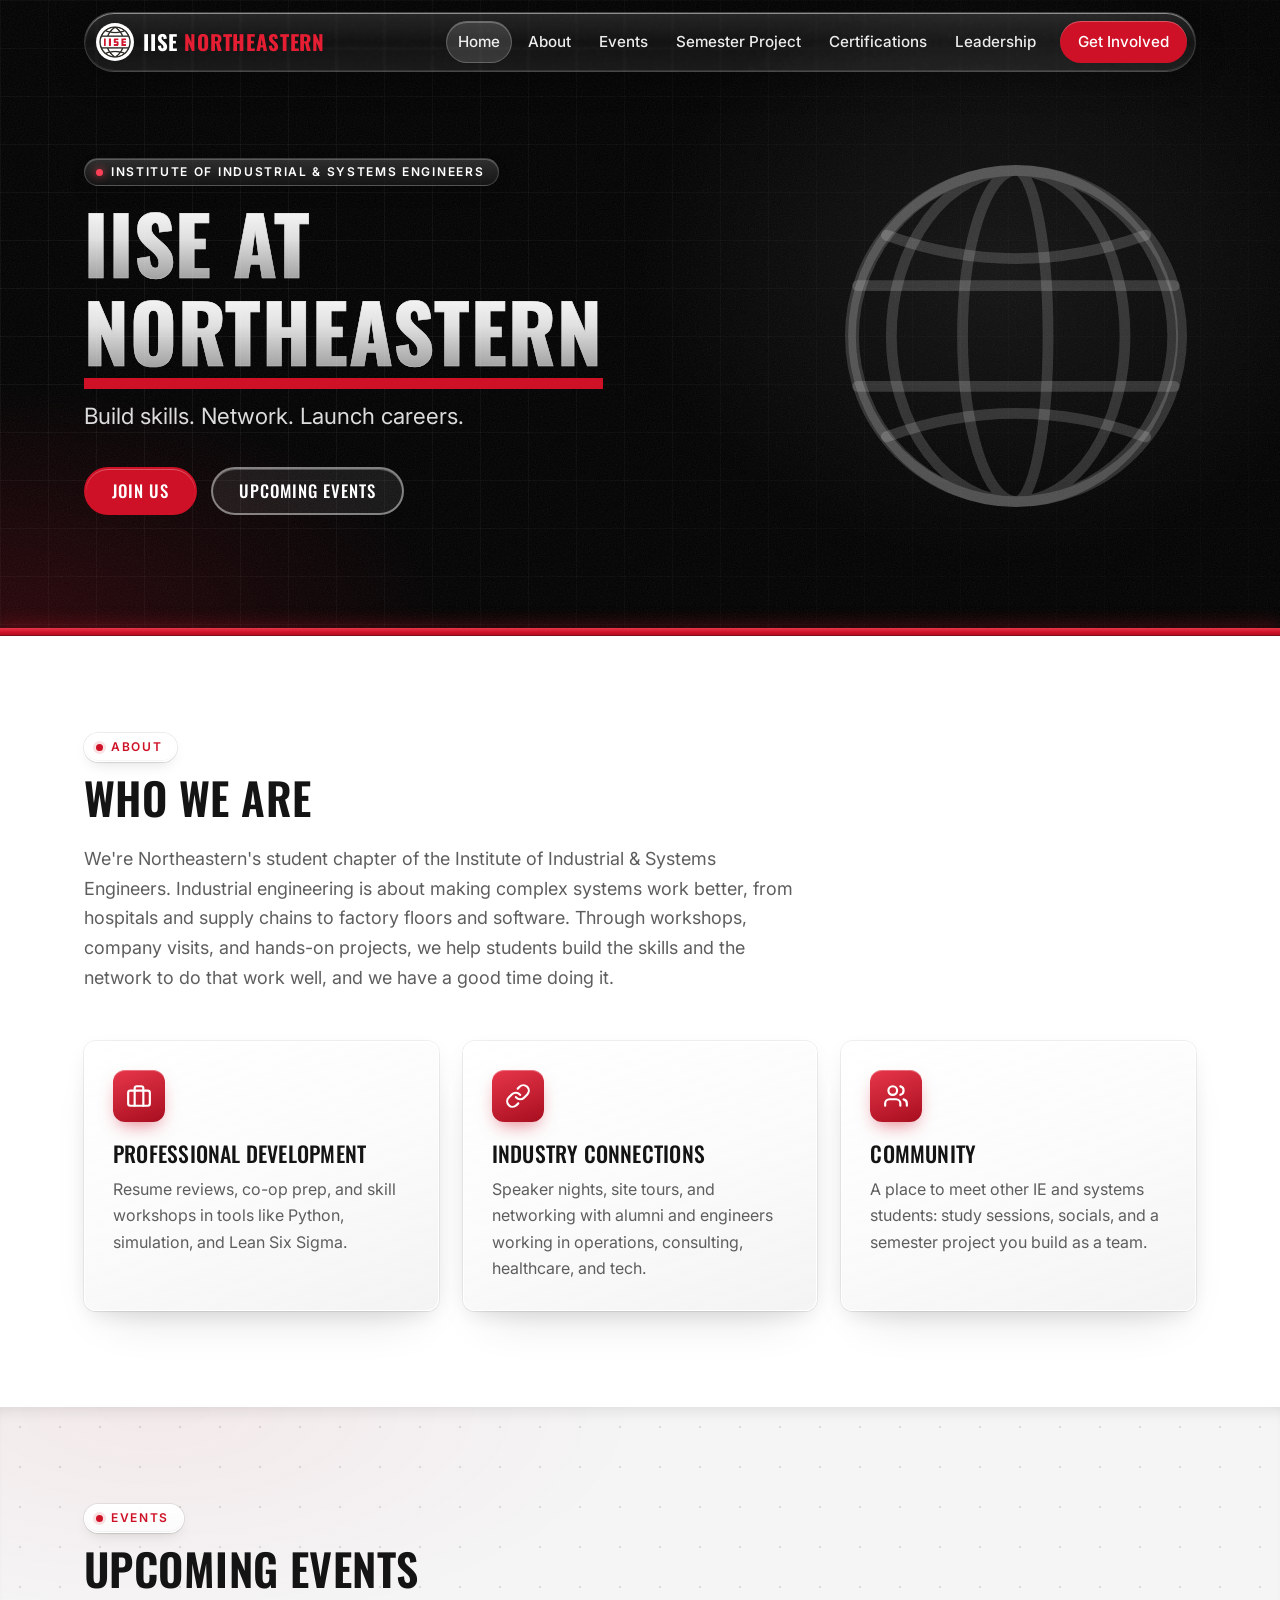
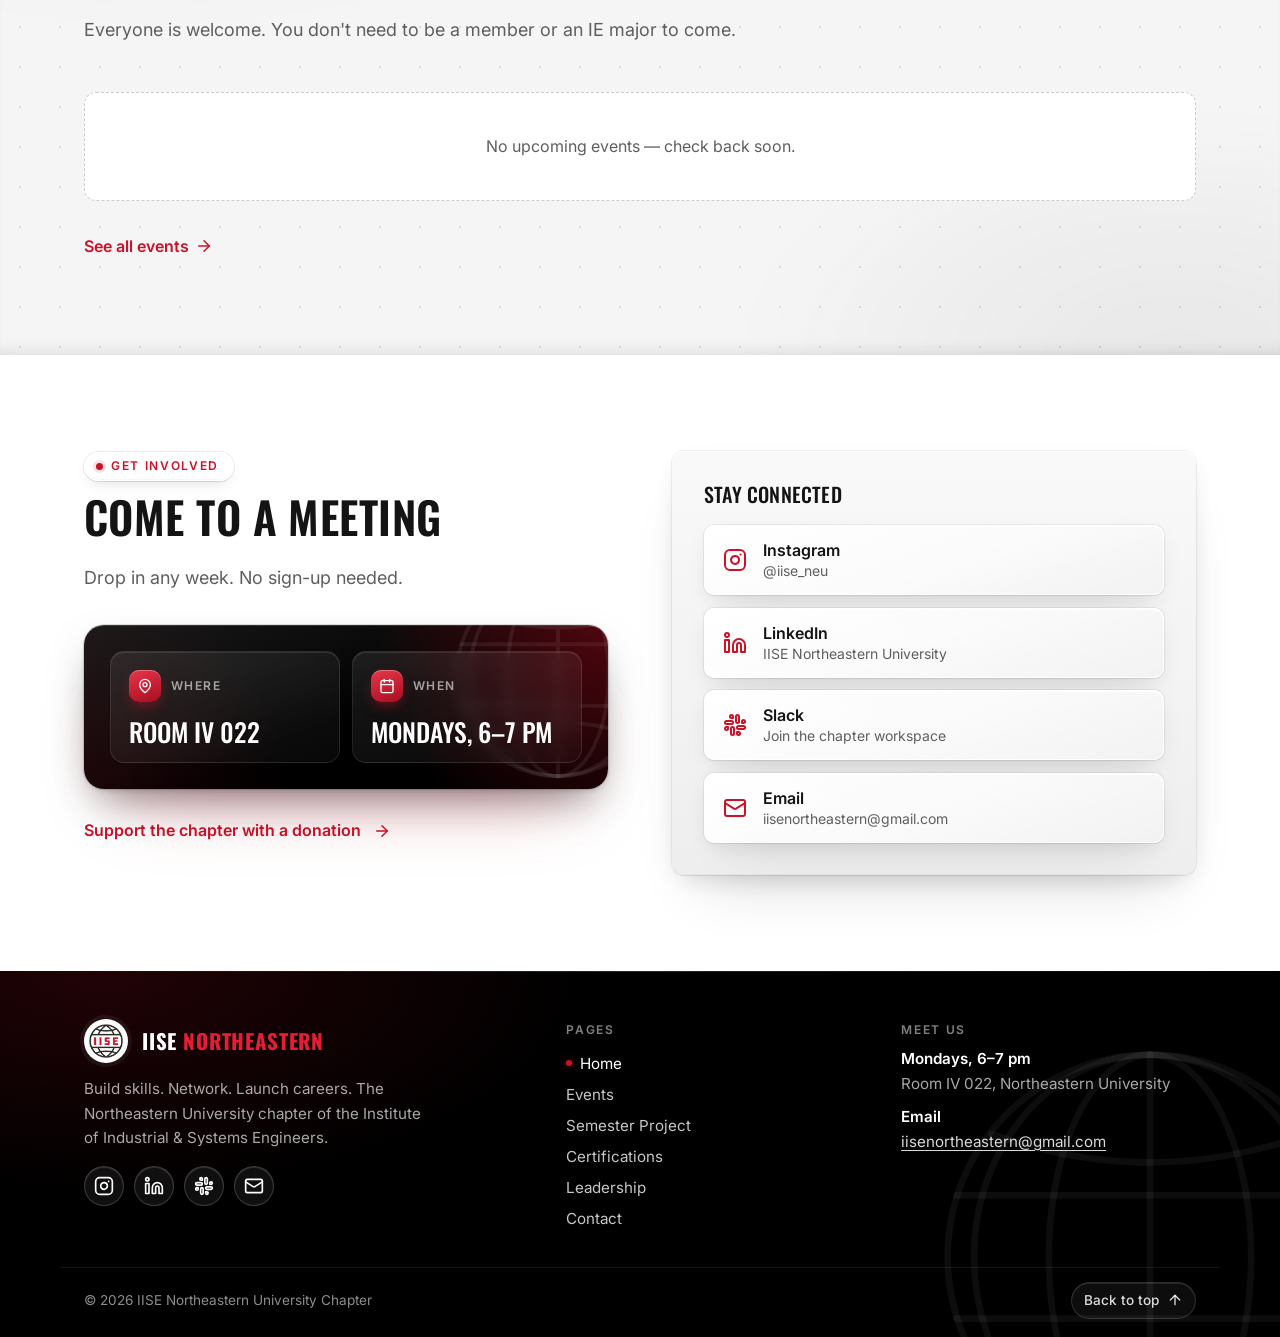
<file: index.html>
<!DOCTYPE html>
<html lang="en">
<head>
  <meta charset="UTF-8">
  <meta name="viewport" content="width=device-width, initial-scale=1, viewport-fit=cover">
  <title>IISE Northeastern | Industrial &amp; Systems Engineering Club at Northeastern University</title>
  <meta name="description" content="Build skills. Network. Launch careers. The Northeastern University chapter of the Institute of Industrial &amp; Systems Engineers.">
  <link rel="canonical" href="https://iiseneu.org/">

  <!-- Link previews (iMessage, Slack, LinkedIn, Instagram DMs, etc.) -->
  <meta property="og:site_name" content="IISE Northeastern">
  <meta property="og:type" content="website">
  <meta property="og:url" content="https://iiseneu.org/">
  <meta property="og:title" content="IISE Northeastern">
  <meta property="og:description" content="Build skills. Network. Launch careers. The Northeastern University chapter of the Institute of Industrial &amp; Systems Engineers.">
  <meta property="og:image" content="https://iiseneu.org/assets/og-image.jpg">
  <meta property="og:image:width" content="1200">
  <meta property="og:image:height" content="630">
  <meta property="og:image:alt" content="IISE Northeastern University Chapter logo">
  <meta name="twitter:card" content="summary_large_image">
  <meta name="theme-color" content="#000000">
  <link rel="icon" type="image/png" href="assets/iise-logo.png">
  <!-- Home-screen app: added to an iPhone/Android home screen, the site opens full screen -->
  <link rel="manifest" href="manifest.webmanifest">
  <link rel="apple-touch-icon" href="assets/icons/apple-touch-icon.png">
  <meta name="mobile-web-app-capable" content="yes">
  <meta name="apple-mobile-web-app-capable" content="yes">
  <meta name="apple-mobile-web-app-status-bar-style" content="black-translucent">
  <meta name="apple-mobile-web-app-title" content="IISE NEU">

  <link rel="preconnect" href="https://fonts.googleapis.com">
  <link rel="preconnect" href="https://fonts.gstatic.com" crossorigin>
  <link href="https://fonts.googleapis.com/css2?family=Inter:wght@400;500;600&family=Oswald:wght@500;600;700&display=swap" rel="stylesheet">
  <!-- Tells search engines who we are (name, logo, socials). Events are added by js/main.js -->
  <script type="application/ld+json">
{
    "@context": "https://schema.org",
    "@graph": [
      {
        "@type": "WebSite",
        "@id": "https://iiseneu.org/#website",
        "url": "https://iiseneu.org/",
        "name": "IISE Northeastern",
        "alternateName": [
          "IISE at Northeastern University",
          "IISE NEU"
        ],
        "publisher": {
          "@id": "https://iiseneu.org/#org"
        }
      },
      {
        "@type": "Organization",
        "@id": "https://iiseneu.org/#org",
        "name": "IISE Northeastern University Chapter",
        "alternateName": [
          "IISE Northeastern",
          "IISE NEU",
          "Institute of Industrial and Systems Engineers at Northeastern University"
        ],
        "description": "The Northeastern University student chapter of the Institute of Industrial & Systems Engineers: client consulting projects, certifications, employer events, and community for industrial engineering students.",
        "url": "https://iiseneu.org/",
        "logo": "https://iiseneu.org/assets/icons/icon-512.png",
        "email": "iisenortheastern@gmail.com",
        "sameAs": [
          "https://www.instagram.com/iise_neu/",
          "https://www.linkedin.com/school/iise-northeastern-university/"
        ],
        "parentOrganization": {
          "@type": "Organization",
          "name": "Institute of Industrial and Systems Engineers",
          "url": "https://www.iise.org/"
        },
        "location": {
          "@type": "Place",
          "name": "Northeastern University",
          "address": {
            "@type": "PostalAddress",
            "streetAddress": "360 Huntington Ave",
            "addressLocality": "Boston",
            "addressRegion": "MA",
            "postalCode": "02115",
            "addressCountry": "US"
          }
        }
      }
    ]
  }
  </script>
  <!-- Turn on entrance/scroll animation unless the visitor prefers reduced motion (set before paint to avoid a flash) -->
  <script>if (!matchMedia("(prefers-reduced-motion: reduce)").matches) document.documentElement.classList.add("anim");</script>
  <!-- Bump ?v= on both lines whenever styles.css or main.js change, so browsers fetch the new files -->
  <link rel="stylesheet" href="css/styles.css?v=202611172159">
  <script src="js/main.js?v=202611172159" defer></script>
</head>
<body id="top">
  <!-- Icon sprite: referenced below with <use href="#icon-…">. Shapes based on Lucide (ISC license). -->
  <svg xmlns="http://www.w3.org/2000/svg" class="sprite" aria-hidden="true">
    <symbol id="icon-instagram" viewBox="0 0 24 24"><rect width="20" height="20" x="2" y="2" rx="5"/><path d="M16 11.37A4 4 0 1 1 12.63 8 4 4 0 0 1 16 11.37z"/><line x1="17.5" x2="17.51" y1="6.5" y2="6.5"/></symbol>
    <symbol id="icon-linkedin" viewBox="0 0 24 24"><path d="M16 8a6 6 0 0 1 6 6v7h-4v-7a2 2 0 0 0-4 0v7h-4v-7a6 6 0 0 1 6-6z"/><rect width="4" height="12" x="2" y="9"/><circle cx="4" cy="4" r="2"/></symbol>
    <symbol id="icon-slack" viewBox="0 0 24 24"><rect width="3" height="8" x="13" y="2" rx="1.5"/><path d="M19 8.5V10h1.5A1.5 1.5 0 1 0 19 8.5"/><rect width="3" height="8" x="8" y="14" rx="1.5"/><path d="M5 15.5V14H3.5A1.5 1.5 0 1 0 5 15.5"/><rect width="8" height="3" x="14" y="13" rx="1.5"/><path d="M15.5 19H14v1.5a1.5 1.5 0 1 0 1.5-1.5"/><rect width="8" height="3" x="2" y="8" rx="1.5"/><path d="M8.5 5H10V3.5A1.5 1.5 0 1 0 8.5 5"/></symbol>
    <symbol id="icon-mail" viewBox="0 0 24 24"><rect width="20" height="16" x="2" y="4" rx="2"/><path d="m22 7-8.97 5.7a1.94 1.94 0 0 1-2.06 0L2 7"/></symbol>
    <symbol id="icon-clock" viewBox="0 0 24 24"><circle cx="12" cy="12" r="10"/><polyline points="12 6 12 12 16 14"/></symbol>
    <symbol id="icon-pin" viewBox="0 0 24 24"><path d="M20 10c0 6-8 12-8 12s-8-6-8-12a8 8 0 0 1 16 0Z"/><circle cx="12" cy="10" r="3"/></symbol>
    <symbol id="icon-calendar" viewBox="0 0 24 24"><rect width="18" height="18" x="3" y="4" rx="2"/><line x1="16" x2="16" y1="2" y2="6"/><line x1="8" x2="8" y1="2" y2="6"/><line x1="3" x2="21" y1="10" y2="10"/></symbol>
    <symbol id="icon-briefcase" viewBox="0 0 24 24"><rect width="20" height="14" x="2" y="7" rx="2"/><path d="M16 21V5a2 2 0 0 0-2-2h-4a2 2 0 0 0-2 2v16"/></symbol>
    <symbol id="icon-link" viewBox="0 0 24 24"><path d="M10 13a5 5 0 0 0 7.54.54l3-3a5 5 0 0 0-7.07-7.07l-1.72 1.71"/><path d="M14 11a5 5 0 0 0-7.54-.54l-3 3a5 5 0 0 0 7.07 7.07l1.71-1.71"/></symbol>
    <symbol id="icon-users" viewBox="0 0 24 24"><path d="M16 21v-2a4 4 0 0 0-4-4H6a4 4 0 0 0-4 4v2"/><circle cx="9" cy="7" r="4"/><path d="M22 21v-2a4 4 0 0 0-3-3.87"/><path d="M16 3.13a4 4 0 0 1 0 7.75"/></symbol>
    <symbol id="icon-home" viewBox="0 0 24 24"><path d="M3 10.5 12 3l9 7.5"/><path d="M5 9.5V20a1 1 0 0 0 1 1h4v-6h4v6h4a1 1 0 0 0 1-1V9.5"/></symbol>
    <symbol id="icon-info" viewBox="0 0 24 24"><circle cx="12" cy="12" r="10"/><path d="M12 16v-4"/><path d="M12 8h.01"/></symbol>
    <symbol id="icon-layers" viewBox="0 0 24 24"><path d="m12 2 9 5-9 5-9-5 9-5Z"/><path d="m3 12 9 5 9-5"/><path d="m3 17 9 5 9-5"/></symbol>
    <symbol id="icon-award" viewBox="0 0 24 24"><circle cx="12" cy="8" r="6"/><path d="M15.477 12.89 17 22l-5-3-5 3 1.523-9.11"/></symbol>
    <symbol id="icon-arrow" viewBox="0 0 24 24"><path d="M5 12h14"/><path d="m12 5 7 7-7 7"/></symbol>
  </svg>

  <a class="skip-link" href="#main">Skip to main content</a>

  <header class="site-header">
    <div class="container header-inner">
      <a class="brand" href="./">
        <img src="assets/iise-mark.png" alt="IISE Northeastern University Chapter, home" width="48" height="48">
        <span class="brand-text">IISE <span>Northeastern</span></span>
      </a>

      <button class="nav-toggle" type="button" aria-expanded="false" aria-controls="site-nav">
        <span class="nav-toggle-bar" aria-hidden="true"></span>
        <span class="visually-hidden">Menu</span>
      </button>

      <nav id="site-nav" class="site-nav" aria-label="Main">
        <ul>
          <li><a href="#top" aria-current="page"><svg class="nav-ico" aria-hidden="true"><use href="#icon-home"/></svg><span>Home</span></a></li>
          <li><a href="#about"><svg class="nav-ico" aria-hidden="true"><use href="#icon-info"/></svg><span>About</span></a></li>
          <li><a href="#events"><svg class="nav-ico" aria-hidden="true"><use href="#icon-calendar"/></svg><span>Events</span></a></li>
          <li><a href="semester-project"><svg class="nav-ico" aria-hidden="true"><use href="#icon-layers"/></svg><span>Semester Project</span></a></li>
          <li><a href="certifications"><svg class="nav-ico" aria-hidden="true"><use href="#icon-award"/></svg><span>Certifications</span></a></li>
          <li><a href="leadership"><svg class="nav-ico" aria-hidden="true"><use href="#icon-users"/></svg><span>Leadership</span></a></li>
          <li class="nav-menu-only"><a href="contact"><svg class="nav-ico" aria-hidden="true"><use href="#icon-mail"/></svg><span>Contact</span></a></li>
          <li><a class="nav-cta" href="#get-involved">Get Involved</a></li>
        </ul>
        <!-- Phone menu only: meeting info and socials -->
        <div class="nav-extras">
          <p class="nav-meet"><svg aria-hidden="true"><use href="#icon-calendar"/></svg>General meetings: Mondays, 6–7 pm · IV 022</p>
          <ul class="social" role="list">
            <li><a href="https://www.instagram.com/iise_neu/?hl=en" target="_blank" rel="noopener noreferrer" aria-label="IISE Northeastern on Instagram (opens in a new tab)"><svg aria-hidden="true"><use href="#icon-instagram"/></svg></a></li>
            <li><a href="https://www.linkedin.com/school/iise-northeastern-university/posts/?feedView=all" target="_blank" rel="noopener noreferrer" aria-label="IISE Northeastern on LinkedIn (opens in a new tab)"><svg aria-hidden="true"><use href="#icon-linkedin"/></svg></a></li>
            <li><a href="https://join.slack.com/t/iise-northeastern/shared_invite/zt-2xcipzngj-AsuXN7jgYx8LaTXatLx2tw" target="_blank" rel="noopener noreferrer" aria-label="Join the IISE Northeastern Slack workspace (opens in a new tab)"><svg aria-hidden="true"><use href="#icon-slack"/></svg></a></li>
            <li><a href="mailto:iisenortheastern@gmail.com" aria-label="Email IISE Northeastern"><svg aria-hidden="true"><use href="#icon-mail"/></svg></a></li>
          </ul>
        </div>
      </nav>
    </div>
  </header>

  <main id="main">
    <!-- ============ HERO ============ -->
    <section class="hero" aria-labelledby="hero-title">
      <div class="container hero-inner">
        <div class="hero-copy">
          <p class="eyebrow eyebrow-light">Institute of Industrial &amp; Systems Engineers</p>
          <h1 id="hero-title">IISE at <span class="accent">Northeastern</span></h1>
          <p class="hero-tagline">Build skills. Network. Launch careers.</p>
          <div class="hero-actions">
            <a class="btn btn-primary" href="#get-involved">Join Us</a>
            <a class="btn btn-ghost" href="#events">Upcoming Events</a>
          </div>
        </div>

        <!-- Decorative globe echoing the logo -->
        <svg class="hero-globe" viewBox="0 0 200 200" aria-hidden="true" focusable="false">
          <circle cx="100" cy="100" r="92"/>
          <!-- Meridians: js/main.js (initGlobe) redraws these to spin the globe on load -->
          <g class="globe-meridians">
            <ellipse cx="100" cy="100" rx="40" ry="92"/>
            <ellipse cx="100" cy="100" rx="72" ry="92"/>
            <line x1="100" y1="8" x2="100" y2="192"/>
          </g>
          <line x1="12" y1="72" x2="188" y2="72"/>
          <line x1="12" y1="128" x2="188" y2="128"/>
          <path d="M28 44 Q100 70 172 44"/>
          <path d="M28 156 Q100 130 172 156"/>
        </svg>
      </div>
    </section>

    <!-- ============ ABOUT ============ -->
    <section id="about" class="section" aria-labelledby="about-title">
      <div class="container">
        <header class="section-head">
          <p class="eyebrow">About</p>
          <h2 id="about-title">Who we are</h2>
          <!-- TODO: Replace with the chapter's official About text -->
          <p class="lead">
            We're Northeastern's student chapter of the Institute of Industrial &amp; Systems Engineers. Industrial engineering is about making complex systems work better, from hospitals and supply chains to factory floors and software.
            Through workshops, company visits, and hands-on projects, we help students build the skills and the network to do that work well, and we have a good time doing it.
          </p>
        </header>

        <ul class="card-grid highlights" role="list">
          <li class="card highlight">
            <span class="highlight-icon"><svg aria-hidden="true"><use href="#icon-briefcase"/></svg></span>
            <h3>Professional Development</h3>
            <!-- TODO: Replace highlight copy -->
            <p>Resume reviews, co-op prep, and skill workshops in tools like Python, simulation, and Lean Six Sigma.</p>
          </li>
          <li class="card highlight">
            <span class="highlight-icon"><svg aria-hidden="true"><use href="#icon-link"/></svg></span>
            <h3>Industry Connections</h3>
            <!-- TODO: Replace highlight copy -->
            <p>Speaker nights, site tours, and networking with alumni and engineers working in operations, consulting, healthcare, and tech.</p>
          </li>
          <li class="card highlight">
            <span class="highlight-icon"><svg aria-hidden="true"><use href="#icon-users"/></svg></span>
            <h3>Community</h3>
            <!-- TODO: Replace highlight copy -->
            <p>A place to meet other IE and systems students: study sessions, socials, and a semester project you build as a team.</p>
          </li>
        </ul>
      </div>
    </section>

    <!-- ============ EVENTS ============ -->
    <section id="events" class="section section-alt" aria-labelledby="events-title">
      <div class="container">
        <header class="section-head">
          <p class="eyebrow">Events</p>
          <h2 id="events-title">Upcoming events</h2>
          <p class="lead">Everyone is welcome. You don't need to be a member or an IE major to come.</p>
        </header>

        <!-- Events are rendered from the EVENTS array in js/main.js -->
        <ul class="card-grid events-grid" id="events-list" role="list">
          <li class="events-empty">
            <noscript>Turn on JavaScript to see upcoming events, or follow us on Instagram for updates.</noscript>
          </li>
        </ul>

        <p class="section-more"><a class="text-link" href="events">See all events <svg aria-hidden="true"><use href="#icon-arrow"/></svg></a></p>
      </div>
    </section>

    <!-- ============ GET INVOLVED ============ -->
    <section id="get-involved" class="section" aria-labelledby="involved-title">
      <div class="container involved">
        <div class="involved-copy">
          <p class="eyebrow">Get Involved</p>
          <h2 id="involved-title">Come to a meeting</h2>
          <p class="lead">Drop in any week. No sign-up needed.</p>

          <div class="meeting-card">
            <dl class="meeting">
              <div class="meeting-row">
                <dt><span class="meeting-ico" aria-hidden="true"><svg><use href="#icon-pin"/></svg></span><span>Where</span></dt>
                <dd>Room IV 022</dd>
              </div>
              <div class="meeting-row">
                <dt><span class="meeting-ico" aria-hidden="true"><svg><use href="#icon-calendar"/></svg></span><span>When</span></dt>
                <dd>Mondays, 6–7 pm</dd>
              </div>
            </dl>
            <p class="meeting-next" id="meeting-next" hidden></p>
          </div>

          <p class="support-line"><a class="text-link" href="https://givingday.northeastern.edu/s/fund-details?dc=DN4493-83" target="_blank" rel="noopener noreferrer">Support the chapter with a donation<span class="visually-hidden"> on Northeastern's giving site (opens in a new tab)</span> <svg aria-hidden="true"><use href="#icon-arrow"/></svg></a></p>
        </div>

        <div class="involved-links">
          <h3>Stay connected</h3>
          <ul class="contact-list" role="list">
            <li>
              <a class="contact-btn" href="https://www.instagram.com/iise_neu/?hl=en" target="_blank" rel="noopener noreferrer">
                <svg aria-hidden="true"><use href="#icon-instagram"/></svg>
                <span><strong>Instagram</strong><small>@iise_neu</small></span><span class="visually-hidden"> (opens in a new tab)</span>
              </a>
            </li>
            <li>
              <a class="contact-btn" href="https://www.linkedin.com/school/iise-northeastern-university/posts/?feedView=all" target="_blank" rel="noopener noreferrer">
                <svg aria-hidden="true"><use href="#icon-linkedin"/></svg>
                <span><strong>LinkedIn</strong><small>IISE Northeastern University</small></span><span class="visually-hidden"> (opens in a new tab)</span>
              </a>
            </li>
            <li>
              <a class="contact-btn" href="https://join.slack.com/t/iise-northeastern/shared_invite/zt-2xcipzngj-AsuXN7jgYx8LaTXatLx2tw" target="_blank" rel="noopener noreferrer">
                <svg aria-hidden="true"><use href="#icon-slack"/></svg>
                <span><strong>Slack</strong><small>Join the chapter workspace</small></span><span class="visually-hidden"> (opens in a new tab)</span>
              </a>
            </li>
            <li>
              <a class="contact-btn" href="mailto:iisenortheastern@gmail.com">
                <svg aria-hidden="true"><use href="#icon-mail"/></svg>
                <span><strong>Email</strong><small>iisenortheastern@gmail.com</small></span>
              </a>
            </li>
          </ul>
        </div>
      </div>
    </section>
  </main>

  <footer class="site-footer">
    <!-- Decorative globe watermark echoing the hero -->
    <svg class="footer-globe" viewBox="0 0 200 200" aria-hidden="true" focusable="false">
      <circle cx="100" cy="100" r="92"/>
      <ellipse cx="100" cy="100" rx="46" ry="92"/>
      <ellipse cx="100" cy="100" rx="80" ry="92"/>
      <line x1="100" y1="8" x2="100" y2="192"/>
      <line x1="12" y1="72" x2="188" y2="72"/>
      <line x1="12" y1="128" x2="188" y2="128"/>
      <path d="M28 44 Q100 70 172 44"/>
      <path d="M28 156 Q100 130 172 156"/>
    </svg>

    <div class="container footer-grid">
      <div class="footer-brand">
        <a class="footer-wordmark" href="./">
          <span class="footer-logo"><img src="assets/iise-mark.png" alt="" width="72" height="72" loading="lazy"></span>
          <span class="footer-name">IISE <span>Northeastern</span></span>
        </a>
        <p class="footer-tagline">Build skills. Network. Launch careers. The Northeastern University chapter of the Institute of Industrial &amp; Systems Engineers.</p>
        <ul class="social" role="list">
          <li><a href="https://www.instagram.com/iise_neu/?hl=en" target="_blank" rel="noopener noreferrer" aria-label="IISE Northeastern on Instagram (opens in a new tab)"><svg aria-hidden="true"><use href="#icon-instagram"/></svg></a></li>
          <li><a href="https://www.linkedin.com/school/iise-northeastern-university/posts/?feedView=all" target="_blank" rel="noopener noreferrer" aria-label="IISE Northeastern on LinkedIn (opens in a new tab)"><svg aria-hidden="true"><use href="#icon-linkedin"/></svg></a></li>
          <li><a href="https://join.slack.com/t/iise-northeastern/shared_invite/zt-2xcipzngj-AsuXN7jgYx8LaTXatLx2tw" target="_blank" rel="noopener noreferrer" aria-label="Join the IISE Northeastern Slack workspace (opens in a new tab)"><svg aria-hidden="true"><use href="#icon-slack"/></svg></a></li>
          <li><a href="mailto:iisenortheastern@gmail.com" aria-label="Email IISE Northeastern"><svg aria-hidden="true"><use href="#icon-mail"/></svg></a></li>
        </ul>
      </div>

      <nav class="footer-col" aria-label="Footer">
        <h2 class="footer-heading">Pages</h2>
        <ul class="footer-links" role="list">
            <li><a href="./" aria-current="page">Home</a></li>
            <li><a href="events">Events</a></li>
            <li><a href="semester-project">Semester Project</a></li>
            <li><a href="certifications">Certifications</a></li>
            <li><a href="leadership">Leadership</a></li>
            <li><a href="contact">Contact</a></li>
        </ul>
      </nav>

      <div class="footer-col">
        <h2 class="footer-heading">Meet us</h2>
        <p class="footer-meet"><strong>Mondays, 6–7 pm</strong>Room IV 022, Northeastern University</p>
        <p class="footer-meet"><strong>Email</strong><a href="mailto:iisenortheastern@gmail.com">iisenortheastern@gmail.com</a></p>
      </div>
    </div>

    <div class="container footer-bottom">
      <p>&copy; <span data-year>2026</span> IISE Northeastern University Chapter</p>
      <a class="to-top" href="#top">Back to top
        <svg viewBox="0 0 24 24" aria-hidden="true"><path d="m5 12 7-7 7 7"/><path d="M12 19V5"/></svg>
      </a>
    </div>
  </footer>
  <!-- Cloudflare Web Analytics --><script type='module' src='https://static.cloudflareinsights.com/beacon.min.js' data-cf-beacon='{"token": "e42e8926c4fe4be58f8e5129a8d27846"}'></script><!-- End Cloudflare Web Analytics -->
</body>
</html>
</file>
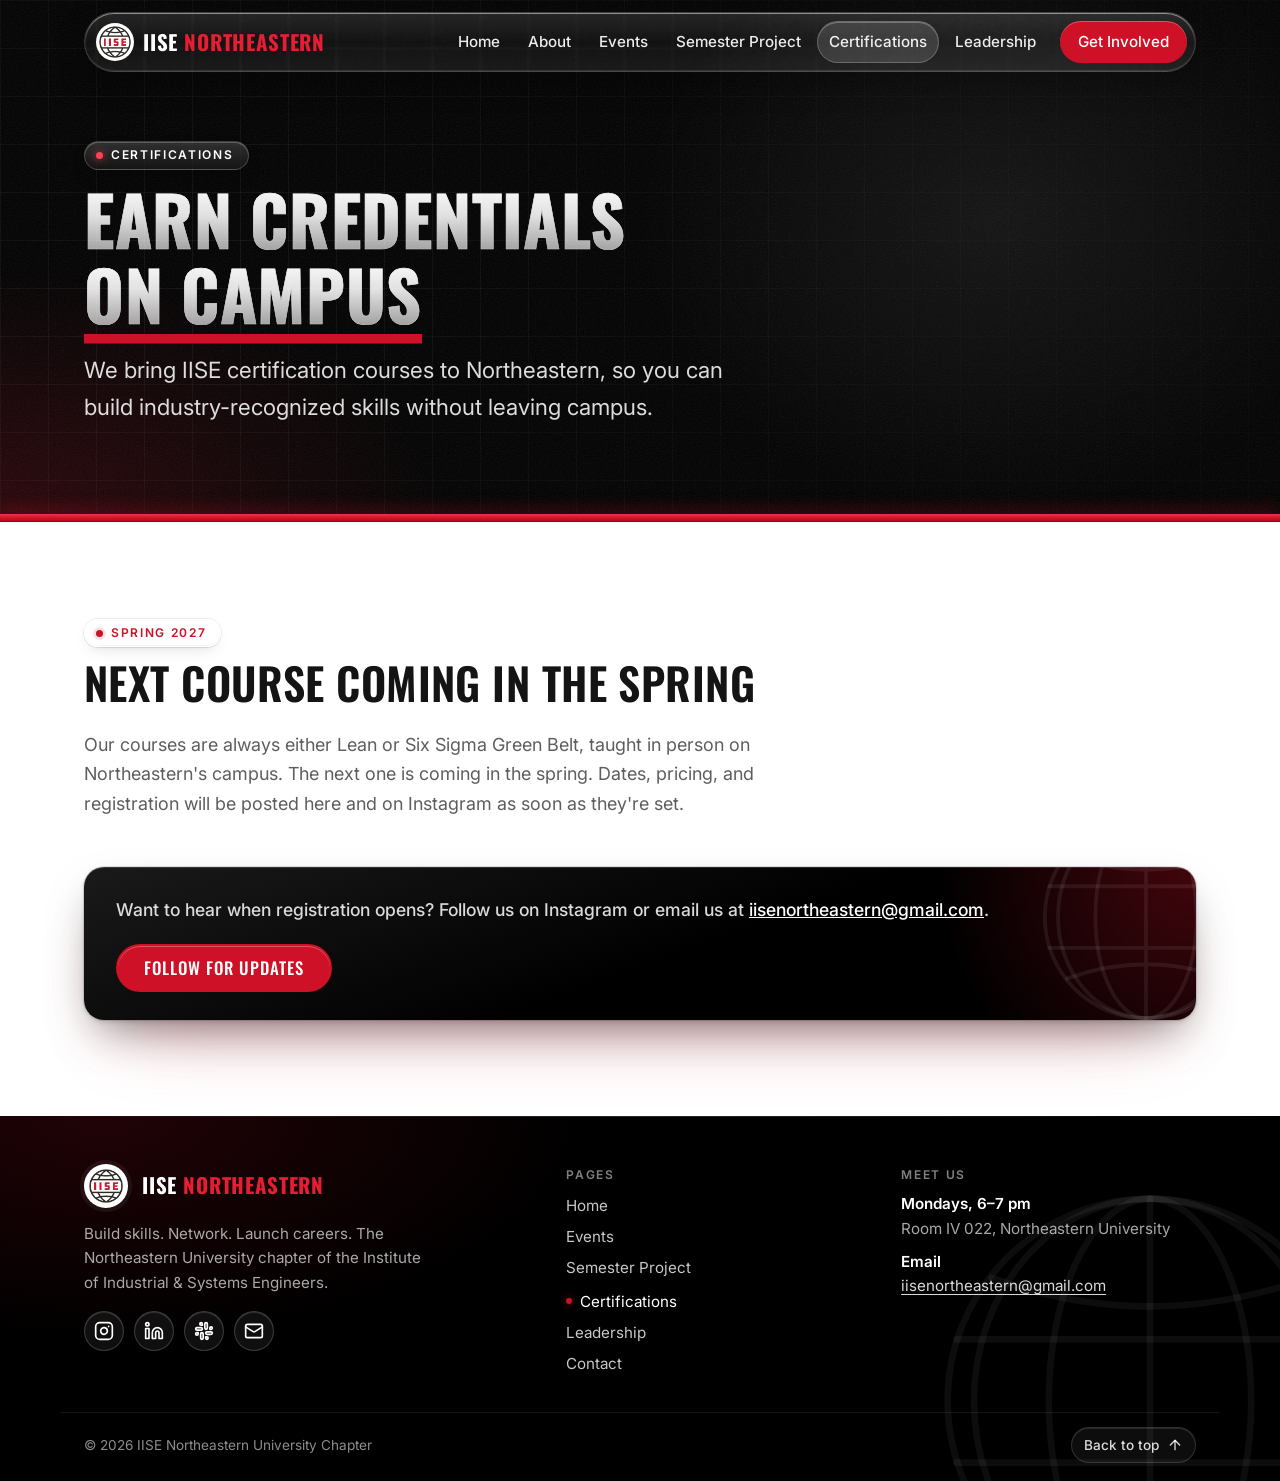
<file: certifications.html>
<!DOCTYPE html>
<html lang="en">
<head>
  <meta charset="UTF-8">
  <meta name="viewport" content="width=device-width, initial-scale=1, viewport-fit=cover">
  <title>Certifications | IISE at Northeastern University</title>
  <meta name="description" content="IISE Lean and Six Sigma Green Belt certification courses taught in person on Northeastern's campus. Our next course is coming in Spring 2027.">
  <link rel="canonical" href="https://iiseneu.org/certifications">

  <!-- Link previews (iMessage, Slack, LinkedIn, Instagram DMs, etc.) -->
  <meta property="og:site_name" content="IISE Northeastern">
  <meta property="og:type" content="website">
  <meta property="og:url" content="https://iiseneu.org/certifications">
  <meta property="og:title" content="Certifications | IISE Northeastern">
  <meta property="og:description" content="IISE Lean and Six Sigma Green Belt certification courses taught in person on Northeastern's campus. Our next course is coming in Spring 2027.">
  <meta property="og:image" content="https://iiseneu.org/assets/og-image.jpg">
  <meta property="og:image:width" content="1200">
  <meta property="og:image:height" content="630">
  <meta property="og:image:alt" content="IISE Northeastern University Chapter logo">
  <meta name="twitter:card" content="summary_large_image">
  <meta name="theme-color" content="#000000">
  <link rel="icon" type="image/png" href="assets/iise-logo.png">
  <!-- Home-screen app: added to an iPhone/Android home screen, the site opens full screen -->
  <link rel="manifest" href="manifest.webmanifest">
  <link rel="apple-touch-icon" href="assets/icons/apple-touch-icon.png">
  <meta name="mobile-web-app-capable" content="yes">
  <meta name="apple-mobile-web-app-capable" content="yes">
  <meta name="apple-mobile-web-app-status-bar-style" content="black-translucent">
  <meta name="apple-mobile-web-app-title" content="IISE NEU">

  <link rel="preconnect" href="https://fonts.googleapis.com">
  <link rel="preconnect" href="https://fonts.gstatic.com" crossorigin>
  <link href="https://fonts.googleapis.com/css2?family=Inter:wght@400;500;600&family=Oswald:wght@500;600;700&display=swap" rel="stylesheet">
  <!-- Turn on entrance/scroll animation unless the visitor prefers reduced motion (set before paint to avoid a flash) -->
  <script>if (!matchMedia("(prefers-reduced-motion: reduce)").matches) document.documentElement.classList.add("anim");</script>
  <!-- Bump ?v= on both lines whenever styles.css or main.js change, so browsers fetch the new files -->
  <link rel="stylesheet" href="css/styles.css?v=202611172159">
  <script src="js/main.js?v=202611172159" defer></script>
</head>
<body id="top">
  <!-- Icon sprite: referenced below with <use href="#icon-…">. Shapes based on Lucide (ISC license). -->
  <svg xmlns="http://www.w3.org/2000/svg" class="sprite" aria-hidden="true">
    <symbol id="icon-instagram" viewBox="0 0 24 24"><rect width="20" height="20" x="2" y="2" rx="5"/><path d="M16 11.37A4 4 0 1 1 12.63 8 4 4 0 0 1 16 11.37z"/><line x1="17.5" x2="17.51" y1="6.5" y2="6.5"/></symbol>
    <symbol id="icon-linkedin" viewBox="0 0 24 24"><path d="M16 8a6 6 0 0 1 6 6v7h-4v-7a2 2 0 0 0-4 0v7h-4v-7a6 6 0 0 1 6-6z"/><rect width="4" height="12" x="2" y="9"/><circle cx="4" cy="4" r="2"/></symbol>
    <symbol id="icon-slack" viewBox="0 0 24 24"><rect width="3" height="8" x="13" y="2" rx="1.5"/><path d="M19 8.5V10h1.5A1.5 1.5 0 1 0 19 8.5"/><rect width="3" height="8" x="8" y="14" rx="1.5"/><path d="M5 15.5V14H3.5A1.5 1.5 0 1 0 5 15.5"/><rect width="8" height="3" x="14" y="13" rx="1.5"/><path d="M15.5 19H14v1.5a1.5 1.5 0 1 0 1.5-1.5"/><rect width="8" height="3" x="2" y="8" rx="1.5"/><path d="M8.5 5H10V3.5A1.5 1.5 0 1 0 8.5 5"/></symbol>
    <symbol id="icon-mail" viewBox="0 0 24 24"><rect width="20" height="16" x="2" y="4" rx="2"/><path d="m22 7-8.97 5.7a1.94 1.94 0 0 1-2.06 0L2 7"/></symbol>
    <symbol id="icon-clock" viewBox="0 0 24 24"><circle cx="12" cy="12" r="10"/><polyline points="12 6 12 12 16 14"/></symbol>
    <symbol id="icon-pin" viewBox="0 0 24 24"><path d="M20 10c0 6-8 12-8 12s-8-6-8-12a8 8 0 0 1 16 0Z"/><circle cx="12" cy="10" r="3"/></symbol>
    <symbol id="icon-calendar" viewBox="0 0 24 24"><rect width="18" height="18" x="3" y="4" rx="2"/><line x1="16" x2="16" y1="2" y2="6"/><line x1="8" x2="8" y1="2" y2="6"/><line x1="3" x2="21" y1="10" y2="10"/></symbol>
    <symbol id="icon-briefcase" viewBox="0 0 24 24"><rect width="20" height="14" x="2" y="7" rx="2"/><path d="M16 21V5a2 2 0 0 0-2-2h-4a2 2 0 0 0-2 2v16"/></symbol>
    <symbol id="icon-link" viewBox="0 0 24 24"><path d="M10 13a5 5 0 0 0 7.54.54l3-3a5 5 0 0 0-7.07-7.07l-1.72 1.71"/><path d="M14 11a5 5 0 0 0-7.54-.54l-3 3a5 5 0 0 0 7.07 7.07l1.71-1.71"/></symbol>
    <symbol id="icon-users" viewBox="0 0 24 24"><path d="M16 21v-2a4 4 0 0 0-4-4H6a4 4 0 0 0-4 4v2"/><circle cx="9" cy="7" r="4"/><path d="M22 21v-2a4 4 0 0 0-3-3.87"/><path d="M16 3.13a4 4 0 0 1 0 7.75"/></symbol>
    <symbol id="icon-food" viewBox="0 0 24 24"><path d="M3 2v7c0 1.1.9 2 2 2h4a2 2 0 0 0 2-2V2"/><path d="M7 2v20"/><path d="M21 15V2a5 5 0 0 0-5 5v6c0 1.1.9 2 2 2h3Zm0 0v7"/></symbol>
    <symbol id="icon-home" viewBox="0 0 24 24"><path d="M3 10.5 12 3l9 7.5"/><path d="M5 9.5V20a1 1 0 0 0 1 1h4v-6h4v6h4a1 1 0 0 0 1-1V9.5"/></symbol>
    <symbol id="icon-info" viewBox="0 0 24 24"><circle cx="12" cy="12" r="10"/><path d="M12 16v-4"/><path d="M12 8h.01"/></symbol>
    <symbol id="icon-layers" viewBox="0 0 24 24"><path d="m12 2 9 5-9 5-9-5 9-5Z"/><path d="m3 12 9 5 9-5"/><path d="m3 17 9 5 9-5"/></symbol>
    <symbol id="icon-award" viewBox="0 0 24 24"><circle cx="12" cy="8" r="6"/><path d="M15.477 12.89 17 22l-5-3-5 3 1.523-9.11"/></symbol>
    <symbol id="icon-arrow" viewBox="0 0 24 24"><path d="M5 12h14"/><path d="m12 5 7 7-7 7"/></symbol>
  </svg>

  <a class="skip-link" href="#main">Skip to main content</a>

  <header class="site-header">
    <div class="container header-inner">
      <a class="brand" href="./">
        <img src="assets/iise-mark.png" alt="IISE Northeastern University Chapter, home" width="48" height="48">
        <span class="brand-text">IISE <span>Northeastern</span></span>
      </a>

      <button class="nav-toggle" type="button" aria-expanded="false" aria-controls="site-nav">
        <span class="nav-toggle-bar" aria-hidden="true"></span>
        <span class="visually-hidden">Menu</span>
      </button>

      <nav id="site-nav" class="site-nav" aria-label="Main">
        <ul>
          <li><a href="./"><svg class="nav-ico" aria-hidden="true"><use href="#icon-home"/></svg><span>Home</span></a></li>
          <li><a href="./#about"><svg class="nav-ico" aria-hidden="true"><use href="#icon-info"/></svg><span>About</span></a></li>
          <li><a href="./#events"><svg class="nav-ico" aria-hidden="true"><use href="#icon-calendar"/></svg><span>Events</span></a></li>
          <li><a href="semester-project"><svg class="nav-ico" aria-hidden="true"><use href="#icon-layers"/></svg><span>Semester Project</span></a></li>
          <li><a href="certifications" aria-current="page"><svg class="nav-ico" aria-hidden="true"><use href="#icon-award"/></svg><span>Certifications</span></a></li>
          <li><a href="leadership"><svg class="nav-ico" aria-hidden="true"><use href="#icon-users"/></svg><span>Leadership</span></a></li>
          <li class="nav-menu-only"><a href="contact"><svg class="nav-ico" aria-hidden="true"><use href="#icon-mail"/></svg><span>Contact</span></a></li>
          <li><a class="nav-cta" href="./#get-involved">Get Involved</a></li>
        </ul>
        <!-- Phone menu only: meeting info and socials -->
        <div class="nav-extras">
          <p class="nav-meet"><svg aria-hidden="true"><use href="#icon-calendar"/></svg>General meetings: Mondays, 6–7 pm · IV 022</p>
          <ul class="social" role="list">
            <li><a href="https://www.instagram.com/iise_neu/?hl=en" target="_blank" rel="noopener noreferrer" aria-label="IISE Northeastern on Instagram (opens in a new tab)"><svg aria-hidden="true"><use href="#icon-instagram"/></svg></a></li>
            <li><a href="https://www.linkedin.com/school/iise-northeastern-university/posts/?feedView=all" target="_blank" rel="noopener noreferrer" aria-label="IISE Northeastern on LinkedIn (opens in a new tab)"><svg aria-hidden="true"><use href="#icon-linkedin"/></svg></a></li>
            <li><a href="https://join.slack.com/t/iise-northeastern/shared_invite/zt-2xcipzngj-AsuXN7jgYx8LaTXatLx2tw" target="_blank" rel="noopener noreferrer" aria-label="Join the IISE Northeastern Slack workspace (opens in a new tab)"><svg aria-hidden="true"><use href="#icon-slack"/></svg></a></li>
            <li><a href="mailto:iisenortheastern@gmail.com" aria-label="Email IISE Northeastern"><svg aria-hidden="true"><use href="#icon-mail"/></svg></a></li>
          </ul>
        </div>
      </nav>
    </div>
  </header>

  <main id="main">
    <!-- ============ PAGE HERO ============ -->
    <section class="hero page-hero" aria-labelledby="page-title">
      <div class="container">
        <p class="eyebrow eyebrow-light">Certifications</p>
        <h1 id="page-title">Earn credentials <span class="accent">on campus</span></h1>
        <p class="hero-tagline">We bring IISE certification courses to Northeastern, so you can build industry-recognized skills without leaving campus.</p>
      </div>
    </section>

    <!-- ============ NEXT COURSE ============ -->
    <section class="section" aria-labelledby="next-title">
      <div class="container">
        <header class="section-head">
          <p class="eyebrow">Spring 2027</p>
          <h2 id="next-title">Next course coming in the spring</h2>
          <p class="lead">Our courses are always either Lean or Six Sigma Green Belt, taught in person on Northeastern's campus. The next one is coming in the spring. Dates, pricing, and registration will be posted here and on Instagram as soon as they're set.</p>
        </header>

        <div class="cta-band">
          <p>Want to hear when registration opens? Follow us on Instagram or email us at <a href="mailto:iisenortheastern@gmail.com">iisenortheastern@gmail.com</a>.</p>
          <a class="btn btn-primary" href="https://www.instagram.com/iise_neu/?hl=en" target="_blank" rel="noopener noreferrer">Follow for updates<span class="visually-hidden"> on Instagram (opens in a new tab)</span></a>
        </div>
      </div>
    </section>

  </main>

  <footer class="site-footer">
    <!-- Decorative globe watermark echoing the hero -->
    <svg class="footer-globe" viewBox="0 0 200 200" aria-hidden="true" focusable="false">
      <circle cx="100" cy="100" r="92"/>
      <ellipse cx="100" cy="100" rx="46" ry="92"/>
      <ellipse cx="100" cy="100" rx="80" ry="92"/>
      <line x1="100" y1="8" x2="100" y2="192"/>
      <line x1="12" y1="72" x2="188" y2="72"/>
      <line x1="12" y1="128" x2="188" y2="128"/>
      <path d="M28 44 Q100 70 172 44"/>
      <path d="M28 156 Q100 130 172 156"/>
    </svg>

    <div class="container footer-grid">
      <div class="footer-brand">
        <a class="footer-wordmark" href="./">
          <span class="footer-logo"><img src="assets/iise-mark.png" alt="" width="72" height="72" loading="lazy"></span>
          <span class="footer-name">IISE <span>Northeastern</span></span>
        </a>
        <p class="footer-tagline">Build skills. Network. Launch careers. The Northeastern University chapter of the Institute of Industrial &amp; Systems Engineers.</p>
        <ul class="social" role="list">
          <li><a href="https://www.instagram.com/iise_neu/?hl=en" target="_blank" rel="noopener noreferrer" aria-label="IISE Northeastern on Instagram (opens in a new tab)"><svg aria-hidden="true"><use href="#icon-instagram"/></svg></a></li>
          <li><a href="https://www.linkedin.com/school/iise-northeastern-university/posts/?feedView=all" target="_blank" rel="noopener noreferrer" aria-label="IISE Northeastern on LinkedIn (opens in a new tab)"><svg aria-hidden="true"><use href="#icon-linkedin"/></svg></a></li>
          <li><a href="https://join.slack.com/t/iise-northeastern/shared_invite/zt-2xcipzngj-AsuXN7jgYx8LaTXatLx2tw" target="_blank" rel="noopener noreferrer" aria-label="Join the IISE Northeastern Slack workspace (opens in a new tab)"><svg aria-hidden="true"><use href="#icon-slack"/></svg></a></li>
          <li><a href="mailto:iisenortheastern@gmail.com" aria-label="Email IISE Northeastern"><svg aria-hidden="true"><use href="#icon-mail"/></svg></a></li>
        </ul>
      </div>

      <nav class="footer-col" aria-label="Footer">
        <h2 class="footer-heading">Pages</h2>
        <ul class="footer-links" role="list">
            <li><a href="./">Home</a></li>
            <li><a href="events">Events</a></li>
            <li><a href="semester-project">Semester Project</a></li>
            <li><a href="certifications" aria-current="page">Certifications</a></li>
            <li><a href="leadership">Leadership</a></li>
            <li><a href="contact">Contact</a></li>
        </ul>
      </nav>

      <div class="footer-col">
        <h2 class="footer-heading">Meet us</h2>
        <p class="footer-meet"><strong>Mondays, 6–7 pm</strong>Room IV 022, Northeastern University</p>
        <p class="footer-meet"><strong>Email</strong><a href="mailto:iisenortheastern@gmail.com">iisenortheastern@gmail.com</a></p>
      </div>
    </div>

    <div class="container footer-bottom">
      <p>&copy; <span data-year>2026</span> IISE Northeastern University Chapter</p>
      <a class="to-top" href="#top">Back to top
        <svg viewBox="0 0 24 24" aria-hidden="true"><path d="m5 12 7-7 7 7"/><path d="M12 19V5"/></svg>
      </a>
    </div>
  </footer>
  <!-- Cloudflare Web Analytics --><script type='module' src='https://static.cloudflareinsights.com/beacon.min.js' data-cf-beacon='{"token": "e42e8926c4fe4be58f8e5129a8d27846"}'></script><!-- End Cloudflare Web Analytics -->
</body>
</html>
</file>
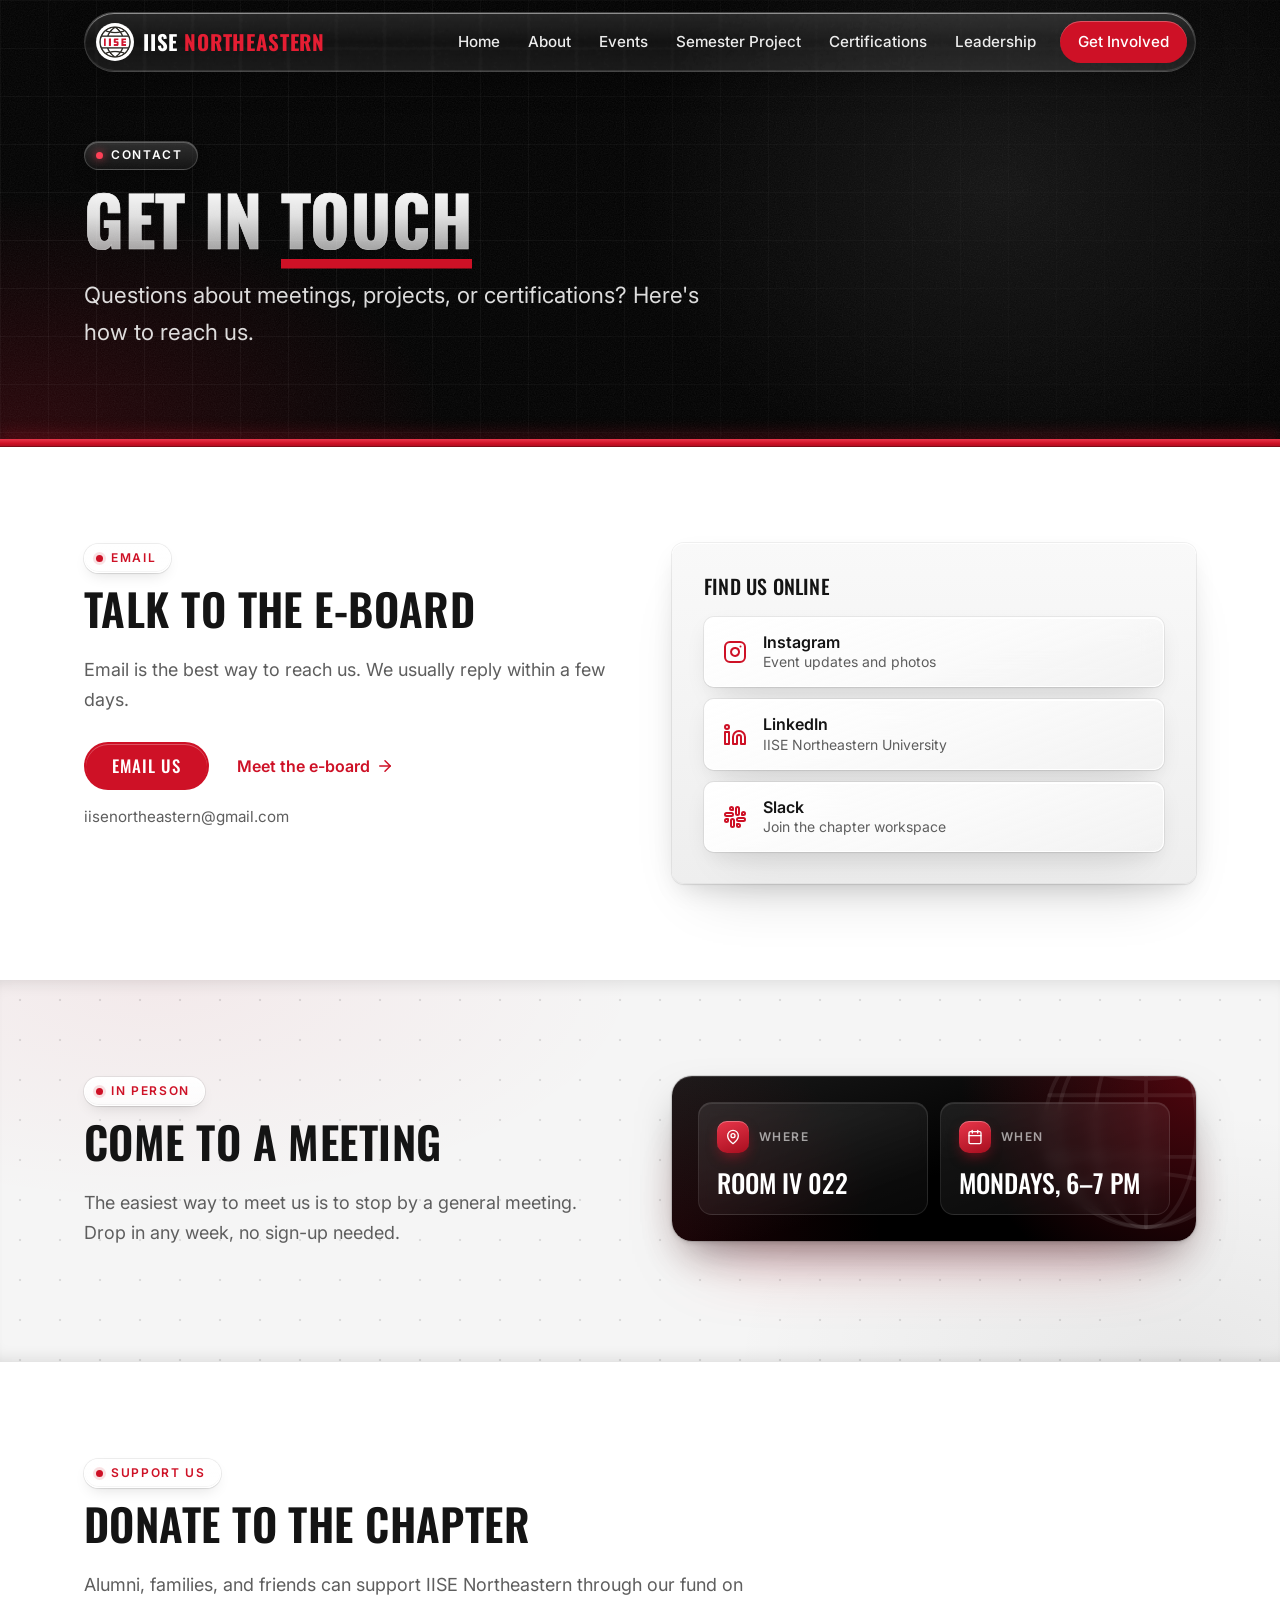
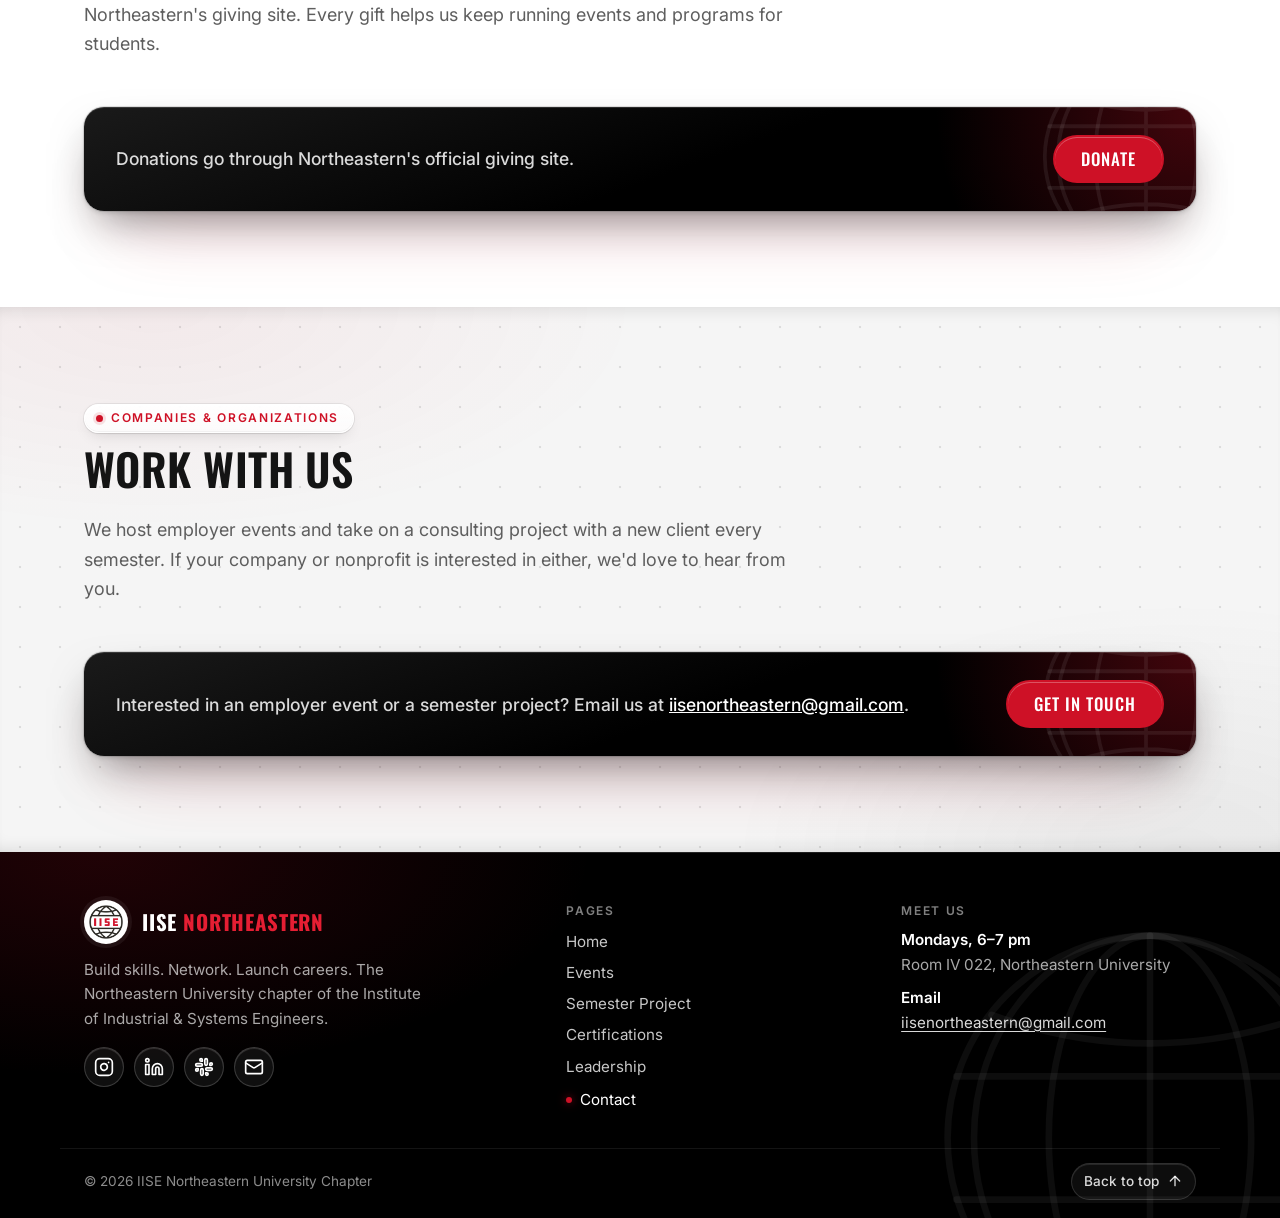
<file: contact.html>
<!DOCTYPE html>
<html lang="en">
<head>
  <meta charset="UTF-8">
  <meta name="viewport" content="width=device-width, initial-scale=1, viewport-fit=cover">
  <title>Contact | IISE at Northeastern University</title>
  <meta name="description" content="Contact the Northeastern University chapter of IISE: email the e-board, find us on Instagram, LinkedIn, and Slack, or come to a Monday meeting.">
  <link rel="canonical" href="https://iiseneu.org/contact">

  <!-- Link previews (iMessage, Slack, LinkedIn, Instagram DMs, etc.) -->
  <meta property="og:site_name" content="IISE Northeastern">
  <meta property="og:type" content="website">
  <meta property="og:url" content="https://iiseneu.org/contact">
  <meta property="og:title" content="Contact | IISE Northeastern">
  <meta property="og:description" content="Contact the Northeastern University chapter of IISE: email the e-board, find us on Instagram, LinkedIn, and Slack, or come to a Monday meeting.">
  <meta property="og:image" content="https://iiseneu.org/assets/og-image.jpg">
  <meta property="og:image:width" content="1200">
  <meta property="og:image:height" content="630">
  <meta property="og:image:alt" content="IISE Northeastern University Chapter logo">
  <meta name="twitter:card" content="summary_large_image">
  <meta name="theme-color" content="#000000">
  <link rel="icon" type="image/png" href="assets/iise-logo.png">
  <!-- Home-screen app: added to an iPhone/Android home screen, the site opens full screen -->
  <link rel="manifest" href="manifest.webmanifest">
  <link rel="apple-touch-icon" href="assets/icons/apple-touch-icon.png">
  <meta name="mobile-web-app-capable" content="yes">
  <meta name="apple-mobile-web-app-capable" content="yes">
  <meta name="apple-mobile-web-app-status-bar-style" content="black-translucent">
  <meta name="apple-mobile-web-app-title" content="IISE NEU">

  <link rel="preconnect" href="https://fonts.googleapis.com">
  <link rel="preconnect" href="https://fonts.gstatic.com" crossorigin>
  <link href="https://fonts.googleapis.com/css2?family=Inter:wght@400;500;600&family=Oswald:wght@500;600;700&display=swap" rel="stylesheet">
  <!-- Turn on entrance/scroll animation unless the visitor prefers reduced motion (set before paint to avoid a flash) -->
  <script>if (!matchMedia("(prefers-reduced-motion: reduce)").matches) document.documentElement.classList.add("anim");</script>
  <!-- Bump ?v= on both lines whenever styles.css or main.js change, so browsers fetch the new files -->
  <link rel="stylesheet" href="css/styles.css?v=202611172159">
  <script src="js/main.js?v=202611172159" defer></script>
</head>
<body id="top">
  <!-- Icon sprite: referenced below with <use href="#icon-…">. Shapes based on Lucide (ISC license). -->
  <svg xmlns="http://www.w3.org/2000/svg" class="sprite" aria-hidden="true">
    <symbol id="icon-instagram" viewBox="0 0 24 24"><rect width="20" height="20" x="2" y="2" rx="5"/><path d="M16 11.37A4 4 0 1 1 12.63 8 4 4 0 0 1 16 11.37z"/><line x1="17.5" x2="17.51" y1="6.5" y2="6.5"/></symbol>
    <symbol id="icon-linkedin" viewBox="0 0 24 24"><path d="M16 8a6 6 0 0 1 6 6v7h-4v-7a2 2 0 0 0-4 0v7h-4v-7a6 6 0 0 1 6-6z"/><rect width="4" height="12" x="2" y="9"/><circle cx="4" cy="4" r="2"/></symbol>
    <symbol id="icon-slack" viewBox="0 0 24 24"><rect width="3" height="8" x="13" y="2" rx="1.5"/><path d="M19 8.5V10h1.5A1.5 1.5 0 1 0 19 8.5"/><rect width="3" height="8" x="8" y="14" rx="1.5"/><path d="M5 15.5V14H3.5A1.5 1.5 0 1 0 5 15.5"/><rect width="8" height="3" x="14" y="13" rx="1.5"/><path d="M15.5 19H14v1.5a1.5 1.5 0 1 0 1.5-1.5"/><rect width="8" height="3" x="2" y="8" rx="1.5"/><path d="M8.5 5H10V3.5A1.5 1.5 0 1 0 8.5 5"/></symbol>
    <symbol id="icon-mail" viewBox="0 0 24 24"><rect width="20" height="16" x="2" y="4" rx="2"/><path d="m22 7-8.97 5.7a1.94 1.94 0 0 1-2.06 0L2 7"/></symbol>
    <symbol id="icon-clock" viewBox="0 0 24 24"><circle cx="12" cy="12" r="10"/><polyline points="12 6 12 12 16 14"/></symbol>
    <symbol id="icon-pin" viewBox="0 0 24 24"><path d="M20 10c0 6-8 12-8 12s-8-6-8-12a8 8 0 0 1 16 0Z"/><circle cx="12" cy="10" r="3"/></symbol>
    <symbol id="icon-calendar" viewBox="0 0 24 24"><rect width="18" height="18" x="3" y="4" rx="2"/><line x1="16" x2="16" y1="2" y2="6"/><line x1="8" x2="8" y1="2" y2="6"/><line x1="3" x2="21" y1="10" y2="10"/></symbol>
    <symbol id="icon-briefcase" viewBox="0 0 24 24"><rect width="20" height="14" x="2" y="7" rx="2"/><path d="M16 21V5a2 2 0 0 0-2-2h-4a2 2 0 0 0-2 2v16"/></symbol>
    <symbol id="icon-link" viewBox="0 0 24 24"><path d="M10 13a5 5 0 0 0 7.54.54l3-3a5 5 0 0 0-7.07-7.07l-1.72 1.71"/><path d="M14 11a5 5 0 0 0-7.54-.54l-3 3a5 5 0 0 0 7.07 7.07l1.71-1.71"/></symbol>
    <symbol id="icon-users" viewBox="0 0 24 24"><path d="M16 21v-2a4 4 0 0 0-4-4H6a4 4 0 0 0-4 4v2"/><circle cx="9" cy="7" r="4"/><path d="M22 21v-2a4 4 0 0 0-3-3.87"/><path d="M16 3.13a4 4 0 0 1 0 7.75"/></symbol>
    <symbol id="icon-home" viewBox="0 0 24 24"><path d="M3 10.5 12 3l9 7.5"/><path d="M5 9.5V20a1 1 0 0 0 1 1h4v-6h4v6h4a1 1 0 0 0 1-1V9.5"/></symbol>
    <symbol id="icon-info" viewBox="0 0 24 24"><circle cx="12" cy="12" r="10"/><path d="M12 16v-4"/><path d="M12 8h.01"/></symbol>
    <symbol id="icon-layers" viewBox="0 0 24 24"><path d="m12 2 9 5-9 5-9-5 9-5Z"/><path d="m3 12 9 5 9-5"/><path d="m3 17 9 5 9-5"/></symbol>
    <symbol id="icon-award" viewBox="0 0 24 24"><circle cx="12" cy="8" r="6"/><path d="M15.477 12.89 17 22l-5-3-5 3 1.523-9.11"/></symbol>
    <symbol id="icon-arrow" viewBox="0 0 24 24"><path d="M5 12h14"/><path d="m12 5 7 7-7 7"/></symbol>
  </svg>

  <a class="skip-link" href="#main">Skip to main content</a>

  <header class="site-header">
    <div class="container header-inner">
      <a class="brand" href="./">
        <img src="assets/iise-mark.png" alt="IISE Northeastern University Chapter, home" width="48" height="48">
        <span class="brand-text">IISE <span>Northeastern</span></span>
      </a>

      <button class="nav-toggle" type="button" aria-expanded="false" aria-controls="site-nav">
        <span class="nav-toggle-bar" aria-hidden="true"></span>
        <span class="visually-hidden">Menu</span>
      </button>

      <nav id="site-nav" class="site-nav" aria-label="Main">
        <ul>
          <li><a href="./"><svg class="nav-ico" aria-hidden="true"><use href="#icon-home"/></svg><span>Home</span></a></li>
          <li><a href="./#about"><svg class="nav-ico" aria-hidden="true"><use href="#icon-info"/></svg><span>About</span></a></li>
          <li><a href="./#events"><svg class="nav-ico" aria-hidden="true"><use href="#icon-calendar"/></svg><span>Events</span></a></li>
          <li><a href="semester-project"><svg class="nav-ico" aria-hidden="true"><use href="#icon-layers"/></svg><span>Semester Project</span></a></li>
          <li><a href="certifications"><svg class="nav-ico" aria-hidden="true"><use href="#icon-award"/></svg><span>Certifications</span></a></li>
          <li><a href="leadership"><svg class="nav-ico" aria-hidden="true"><use href="#icon-users"/></svg><span>Leadership</span></a></li>
          <li class="nav-menu-only"><a href="contact" aria-current="page"><svg class="nav-ico" aria-hidden="true"><use href="#icon-mail"/></svg><span>Contact</span></a></li>
          <li><a class="nav-cta" href="./#get-involved">Get Involved</a></li>
        </ul>
        <!-- Phone menu only: meeting info and socials -->
        <div class="nav-extras">
          <p class="nav-meet"><svg aria-hidden="true"><use href="#icon-calendar"/></svg>General meetings: Mondays, 6–7 pm · IV 022</p>
          <ul class="social" role="list">
            <li><a href="https://www.instagram.com/iise_neu/?hl=en" target="_blank" rel="noopener noreferrer" aria-label="IISE Northeastern on Instagram (opens in a new tab)"><svg aria-hidden="true"><use href="#icon-instagram"/></svg></a></li>
            <li><a href="https://www.linkedin.com/school/iise-northeastern-university/posts/?feedView=all" target="_blank" rel="noopener noreferrer" aria-label="IISE Northeastern on LinkedIn (opens in a new tab)"><svg aria-hidden="true"><use href="#icon-linkedin"/></svg></a></li>
            <li><a href="https://join.slack.com/t/iise-northeastern/shared_invite/zt-2xcipzngj-AsuXN7jgYx8LaTXatLx2tw" target="_blank" rel="noopener noreferrer" aria-label="Join the IISE Northeastern Slack workspace (opens in a new tab)"><svg aria-hidden="true"><use href="#icon-slack"/></svg></a></li>
            <li><a href="mailto:iisenortheastern@gmail.com" aria-label="Email IISE Northeastern"><svg aria-hidden="true"><use href="#icon-mail"/></svg></a></li>
          </ul>
        </div>
      </nav>
    </div>
  </header>

  <main id="main">
    <!-- ============ PAGE HERO ============ -->
    <section class="hero page-hero" aria-labelledby="page-title">
      <div class="container">
        <p class="eyebrow eyebrow-light">Contact</p>
        <h1 id="page-title">Get in <span class="accent">touch</span></h1>
        <p class="hero-tagline">Questions about meetings, projects, or certifications? Here's how to reach us.</p>
      </div>
    </section>

    <!-- ============ REACH US ============ -->
    <section class="section" aria-labelledby="email-title">
      <div class="container involved">
        <div class="involved-copy">
          <p class="eyebrow">Email</p>
          <h2 id="email-title">Talk to the e-board</h2>
          <p class="lead">Email is the best way to reach us. We usually reply within a few days.</p>
          <div class="contact-actions">
            <a class="btn btn-primary" href="mailto:iisenortheastern@gmail.com">Email us</a>
            <a class="text-link" href="leadership">Meet the e-board<svg aria-hidden="true"><use href="#icon-arrow"/></svg></a>
          </div>
          <p class="contact-address">iisenortheastern@gmail.com</p>
        </div>

        <div class="involved-links">
          <h3>Find us online</h3>
          <ul class="contact-list" role="list">
            <li>
              <a class="contact-btn" href="https://www.instagram.com/iise_neu/?hl=en" target="_blank" rel="noopener noreferrer">
                <svg aria-hidden="true"><use href="#icon-instagram"/></svg>
                <span><strong>Instagram</strong><small>Event updates and photos</small></span><span class="visually-hidden"> (opens in a new tab)</span>
              </a>
            </li>
            <li>
              <a class="contact-btn" href="https://www.linkedin.com/school/iise-northeastern-university/posts/?feedView=all" target="_blank" rel="noopener noreferrer">
                <svg aria-hidden="true"><use href="#icon-linkedin"/></svg>
                <span><strong>LinkedIn</strong><small>IISE Northeastern University</small></span><span class="visually-hidden"> (opens in a new tab)</span>
              </a>
            </li>
            <li>
              <a class="contact-btn" href="https://join.slack.com/t/iise-northeastern/shared_invite/zt-2xcipzngj-AsuXN7jgYx8LaTXatLx2tw" target="_blank" rel="noopener noreferrer">
                <svg aria-hidden="true"><use href="#icon-slack"/></svg>
                <span><strong>Slack</strong><small>Join the chapter workspace</small></span><span class="visually-hidden"> (opens in a new tab)</span>
              </a>
            </li>
          </ul>
        </div>
      </div>
    </section>

    <!-- ============ MEETINGS ============ -->
    <section class="section section-alt" aria-labelledby="meet-title">
      <div class="container involved">
        <div class="involved-copy">
          <p class="eyebrow">In person</p>
          <h2 id="meet-title">Come to a meeting</h2>
          <p class="lead">The easiest way to meet us is to stop by a general meeting. Drop in any week, no sign-up needed.</p>
        </div>

        <div class="meeting-card">
          <dl class="meeting">
            <div class="meeting-row">
              <dt><span class="meeting-ico" aria-hidden="true"><svg><use href="#icon-pin"/></svg></span><span>Where</span></dt>
              <dd>Room IV 022</dd>
            </div>
            <div class="meeting-row">
              <dt><span class="meeting-ico" aria-hidden="true"><svg><use href="#icon-calendar"/></svg></span><span>When</span></dt>
              <dd>Mondays, 6–7 pm</dd>
            </div>
          </dl>
          <p class="meeting-next" id="meeting-next" hidden></p>
        </div>
      </div>
    </section>

    <!-- ============ SUPPORT ============ -->
    <section class="section" aria-labelledby="support-title">
      <div class="container">
        <header class="section-head">
          <p class="eyebrow">Support us</p>
          <h2 id="support-title">Donate to the chapter</h2>
          <p class="lead">Alumni, families, and friends can support IISE Northeastern through our fund on Northeastern's giving site. Every gift helps us keep running events and programs for students.</p>
        </header>

        <div class="cta-band">
          <p>Donations go through Northeastern's official giving site.</p>
          <a class="btn btn-primary" href="https://givingday.northeastern.edu/s/fund-details?dc=DN4493-83" target="_blank" rel="noopener noreferrer">Donate<span class="visually-hidden"> on Northeastern's giving site (opens in a new tab)</span></a>
        </div>
      </div>
    </section>

    <!-- ============ PARTNERS ============ -->
    <section class="section section-alt" aria-labelledby="partner-title">
      <div class="container">
        <header class="section-head">
          <p class="eyebrow">Companies &amp; organizations</p>
          <h2 id="partner-title">Work with us</h2>
          <p class="lead">We host employer events and take on a consulting project with a new client every semester. If your company or nonprofit is interested in either, we'd love to hear from you.</p>
        </header>

        <div class="cta-band">
          <p>Interested in an employer event or a semester project? Email us at <a href="mailto:iisenortheastern@gmail.com">iisenortheastern@gmail.com</a>.</p>
          <a class="btn btn-primary" href="mailto:iisenortheastern@gmail.com?subject=Partnering%20with%20IISE%20Northeastern">Get in touch</a>
        </div>
      </div>
    </section>
  </main>

  <footer class="site-footer">
    <!-- Decorative globe watermark echoing the hero -->
    <svg class="footer-globe" viewBox="0 0 200 200" aria-hidden="true" focusable="false">
      <circle cx="100" cy="100" r="92"/>
      <ellipse cx="100" cy="100" rx="46" ry="92"/>
      <ellipse cx="100" cy="100" rx="80" ry="92"/>
      <line x1="100" y1="8" x2="100" y2="192"/>
      <line x1="12" y1="72" x2="188" y2="72"/>
      <line x1="12" y1="128" x2="188" y2="128"/>
      <path d="M28 44 Q100 70 172 44"/>
      <path d="M28 156 Q100 130 172 156"/>
    </svg>

    <div class="container footer-grid">
      <div class="footer-brand">
        <a class="footer-wordmark" href="./">
          <span class="footer-logo"><img src="assets/iise-mark.png" alt="" width="72" height="72" loading="lazy"></span>
          <span class="footer-name">IISE <span>Northeastern</span></span>
        </a>
        <p class="footer-tagline">Build skills. Network. Launch careers. The Northeastern University chapter of the Institute of Industrial &amp; Systems Engineers.</p>
        <ul class="social" role="list">
          <li><a href="https://www.instagram.com/iise_neu/?hl=en" target="_blank" rel="noopener noreferrer" aria-label="IISE Northeastern on Instagram (opens in a new tab)"><svg aria-hidden="true"><use href="#icon-instagram"/></svg></a></li>
          <li><a href="https://www.linkedin.com/school/iise-northeastern-university/posts/?feedView=all" target="_blank" rel="noopener noreferrer" aria-label="IISE Northeastern on LinkedIn (opens in a new tab)"><svg aria-hidden="true"><use href="#icon-linkedin"/></svg></a></li>
          <li><a href="https://join.slack.com/t/iise-northeastern/shared_invite/zt-2xcipzngj-AsuXN7jgYx8LaTXatLx2tw" target="_blank" rel="noopener noreferrer" aria-label="Join the IISE Northeastern Slack workspace (opens in a new tab)"><svg aria-hidden="true"><use href="#icon-slack"/></svg></a></li>
          <li><a href="mailto:iisenortheastern@gmail.com" aria-label="Email IISE Northeastern"><svg aria-hidden="true"><use href="#icon-mail"/></svg></a></li>
        </ul>
      </div>

      <nav class="footer-col" aria-label="Footer">
        <h2 class="footer-heading">Pages</h2>
        <ul class="footer-links" role="list">
            <li><a href="./">Home</a></li>
            <li><a href="events">Events</a></li>
            <li><a href="semester-project">Semester Project</a></li>
            <li><a href="certifications">Certifications</a></li>
            <li><a href="leadership">Leadership</a></li>
            <li><a href="contact" aria-current="page">Contact</a></li>
        </ul>
      </nav>

      <div class="footer-col">
        <h2 class="footer-heading">Meet us</h2>
        <p class="footer-meet"><strong>Mondays, 6–7 pm</strong>Room IV 022, Northeastern University</p>
        <p class="footer-meet"><strong>Email</strong><a href="mailto:iisenortheastern@gmail.com">iisenortheastern@gmail.com</a></p>
      </div>
    </div>

    <div class="container footer-bottom">
      <p>&copy; <span data-year>2026</span> IISE Northeastern University Chapter</p>
      <a class="to-top" href="#top">Back to top
        <svg viewBox="0 0 24 24" aria-hidden="true"><path d="m5 12 7-7 7 7"/><path d="M12 19V5"/></svg>
      </a>
    </div>
  </footer>
  <!-- Cloudflare Web Analytics --><script type='module' src='https://static.cloudflareinsights.com/beacon.min.js' data-cf-beacon='{"token": "e42e8926c4fe4be58f8e5129a8d27846"}'></script><!-- End Cloudflare Web Analytics -->
</body>
</html>
</file>
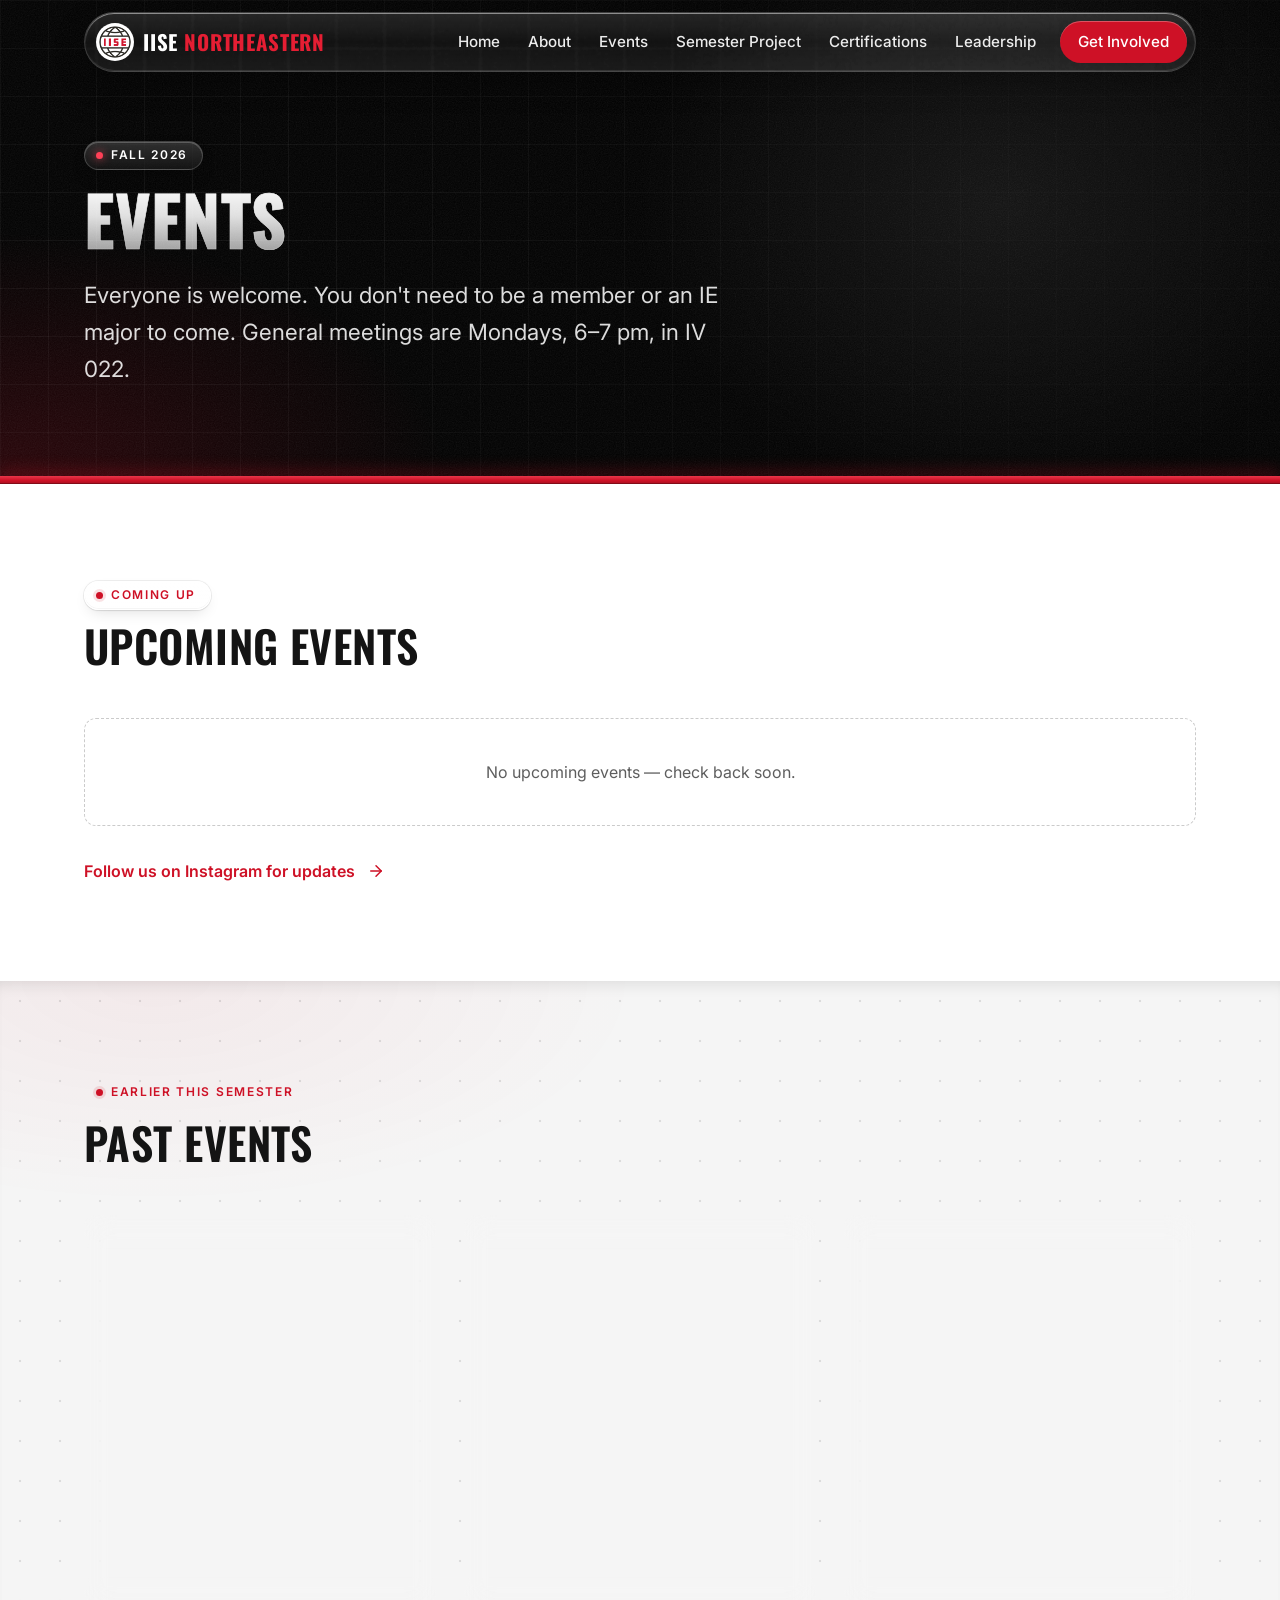
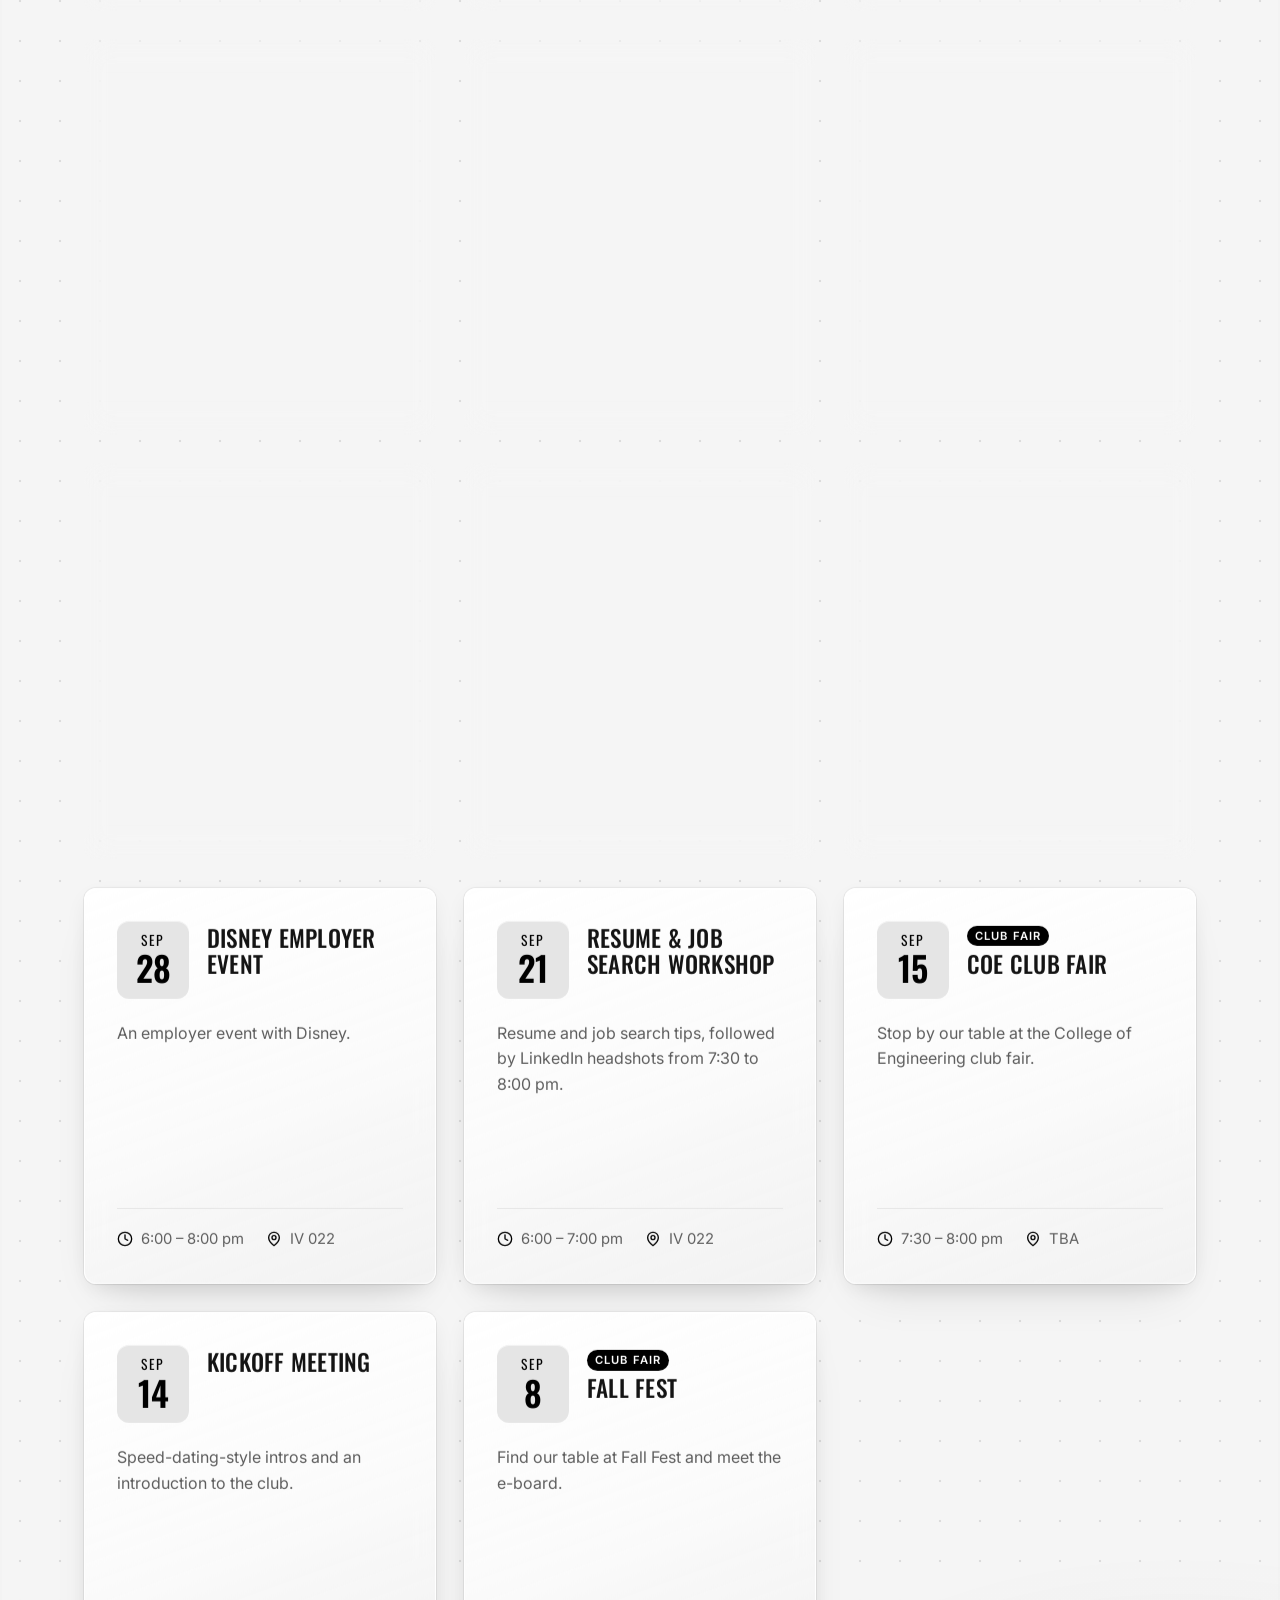
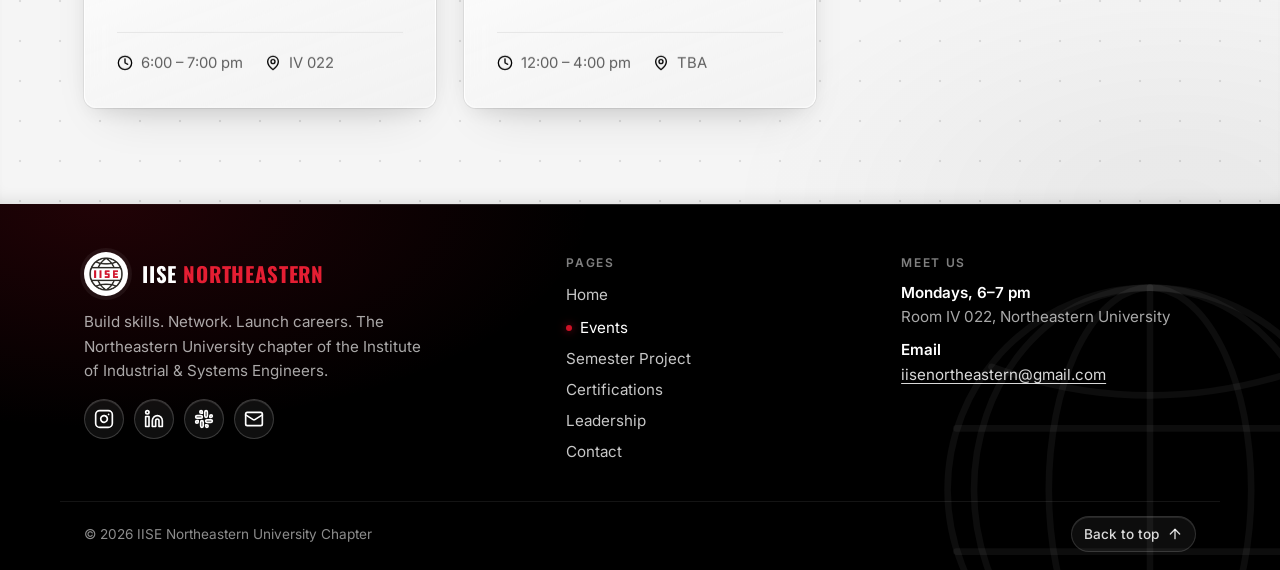
<file: events.html>
<!DOCTYPE html>
<html lang="en">
<head>
  <meta charset="UTF-8">
  <meta name="viewport" content="width=device-width, initial-scale=1, viewport-fit=cover">
  <title>Events | IISE at Northeastern University</title>
  <meta name="description" content="Fall 2026 events from the Northeastern University chapter of IISE: employer events, skills workshops, trainings, and general meetings.">
  <link rel="canonical" href="https://iiseneu.org/events">

  <!-- Link previews (iMessage, Slack, LinkedIn, Instagram DMs, etc.) -->
  <meta property="og:site_name" content="IISE Northeastern">
  <meta property="og:type" content="website">
  <meta property="og:url" content="https://iiseneu.org/events">
  <meta property="og:title" content="Events | IISE Northeastern">
  <meta property="og:description" content="Fall 2026 events from the Northeastern University chapter of IISE: employer events, skills workshops, trainings, and general meetings.">
  <meta property="og:image" content="https://iiseneu.org/assets/og-image.jpg">
  <meta property="og:image:width" content="1200">
  <meta property="og:image:height" content="630">
  <meta property="og:image:alt" content="IISE Northeastern University Chapter logo">
  <meta name="twitter:card" content="summary_large_image">
  <meta name="theme-color" content="#000000">
  <link rel="icon" type="image/png" href="assets/iise-logo.png">
  <!-- Home-screen app: added to an iPhone/Android home screen, the site opens full screen -->
  <link rel="manifest" href="manifest.webmanifest">
  <link rel="apple-touch-icon" href="assets/icons/apple-touch-icon.png">
  <meta name="mobile-web-app-capable" content="yes">
  <meta name="apple-mobile-web-app-capable" content="yes">
  <meta name="apple-mobile-web-app-status-bar-style" content="black-translucent">
  <meta name="apple-mobile-web-app-title" content="IISE NEU">

  <link rel="preconnect" href="https://fonts.googleapis.com">
  <link rel="preconnect" href="https://fonts.gstatic.com" crossorigin>
  <link href="https://fonts.googleapis.com/css2?family=Inter:wght@400;500;600&family=Oswald:wght@500;600;700&display=swap" rel="stylesheet">
  <!-- Turn on entrance/scroll animation unless the visitor prefers reduced motion (set before paint to avoid a flash) -->
  <script>if (!matchMedia("(prefers-reduced-motion: reduce)").matches) document.documentElement.classList.add("anim");</script>
  <!-- Bump ?v= on both lines whenever styles.css or main.js change, so browsers fetch the new files -->
  <link rel="stylesheet" href="css/styles.css?v=202611172159">
  <script src="js/main.js?v=202611172159" defer></script>
</head>
<body id="top">
  <!-- Icon sprite: referenced below with <use href="#icon-…">. Shapes based on Lucide (ISC license). -->
  <svg xmlns="http://www.w3.org/2000/svg" class="sprite" aria-hidden="true">
    <symbol id="icon-instagram" viewBox="0 0 24 24"><rect width="20" height="20" x="2" y="2" rx="5"/><path d="M16 11.37A4 4 0 1 1 12.63 8 4 4 0 0 1 16 11.37z"/><line x1="17.5" x2="17.51" y1="6.5" y2="6.5"/></symbol>
    <symbol id="icon-linkedin" viewBox="0 0 24 24"><path d="M16 8a6 6 0 0 1 6 6v7h-4v-7a2 2 0 0 0-4 0v7h-4v-7a6 6 0 0 1 6-6z"/><rect width="4" height="12" x="2" y="9"/><circle cx="4" cy="4" r="2"/></symbol>
    <symbol id="icon-slack" viewBox="0 0 24 24"><rect width="3" height="8" x="13" y="2" rx="1.5"/><path d="M19 8.5V10h1.5A1.5 1.5 0 1 0 19 8.5"/><rect width="3" height="8" x="8" y="14" rx="1.5"/><path d="M5 15.5V14H3.5A1.5 1.5 0 1 0 5 15.5"/><rect width="8" height="3" x="14" y="13" rx="1.5"/><path d="M15.5 19H14v1.5a1.5 1.5 0 1 0 1.5-1.5"/><rect width="8" height="3" x="2" y="8" rx="1.5"/><path d="M8.5 5H10V3.5A1.5 1.5 0 1 0 8.5 5"/></symbol>
    <symbol id="icon-mail" viewBox="0 0 24 24"><rect width="20" height="16" x="2" y="4" rx="2"/><path d="m22 7-8.97 5.7a1.94 1.94 0 0 1-2.06 0L2 7"/></symbol>
    <symbol id="icon-clock" viewBox="0 0 24 24"><circle cx="12" cy="12" r="10"/><polyline points="12 6 12 12 16 14"/></symbol>
    <symbol id="icon-pin" viewBox="0 0 24 24"><path d="M20 10c0 6-8 12-8 12s-8-6-8-12a8 8 0 0 1 16 0Z"/><circle cx="12" cy="10" r="3"/></symbol>
    <symbol id="icon-calendar" viewBox="0 0 24 24"><rect width="18" height="18" x="3" y="4" rx="2"/><line x1="16" x2="16" y1="2" y2="6"/><line x1="8" x2="8" y1="2" y2="6"/><line x1="3" x2="21" y1="10" y2="10"/></symbol>
    <symbol id="icon-briefcase" viewBox="0 0 24 24"><rect width="20" height="14" x="2" y="7" rx="2"/><path d="M16 21V5a2 2 0 0 0-2-2h-4a2 2 0 0 0-2 2v16"/></symbol>
    <symbol id="icon-link" viewBox="0 0 24 24"><path d="M10 13a5 5 0 0 0 7.54.54l3-3a5 5 0 0 0-7.07-7.07l-1.72 1.71"/><path d="M14 11a5 5 0 0 0-7.54-.54l-3 3a5 5 0 0 0 7.07 7.07l1.71-1.71"/></symbol>
    <symbol id="icon-users" viewBox="0 0 24 24"><path d="M16 21v-2a4 4 0 0 0-4-4H6a4 4 0 0 0-4 4v2"/><circle cx="9" cy="7" r="4"/><path d="M22 21v-2a4 4 0 0 0-3-3.87"/><path d="M16 3.13a4 4 0 0 1 0 7.75"/></symbol>
    <symbol id="icon-home" viewBox="0 0 24 24"><path d="M3 10.5 12 3l9 7.5"/><path d="M5 9.5V20a1 1 0 0 0 1 1h4v-6h4v6h4a1 1 0 0 0 1-1V9.5"/></symbol>
    <symbol id="icon-info" viewBox="0 0 24 24"><circle cx="12" cy="12" r="10"/><path d="M12 16v-4"/><path d="M12 8h.01"/></symbol>
    <symbol id="icon-layers" viewBox="0 0 24 24"><path d="m12 2 9 5-9 5-9-5 9-5Z"/><path d="m3 12 9 5 9-5"/><path d="m3 17 9 5 9-5"/></symbol>
    <symbol id="icon-award" viewBox="0 0 24 24"><circle cx="12" cy="8" r="6"/><path d="M15.477 12.89 17 22l-5-3-5 3 1.523-9.11"/></symbol>
    <symbol id="icon-arrow" viewBox="0 0 24 24"><path d="M5 12h14"/><path d="m12 5 7 7-7 7"/></symbol>
  </svg>

  <a class="skip-link" href="#main">Skip to main content</a>

  <header class="site-header">
    <div class="container header-inner">
      <a class="brand" href="./">
        <img src="assets/iise-mark.png" alt="IISE Northeastern University Chapter, home" width="48" height="48">
        <span class="brand-text">IISE <span>Northeastern</span></span>
      </a>

      <button class="nav-toggle" type="button" aria-expanded="false" aria-controls="site-nav">
        <span class="nav-toggle-bar" aria-hidden="true"></span>
        <span class="visually-hidden">Menu</span>
      </button>

      <nav id="site-nav" class="site-nav" aria-label="Main">
        <ul>
          <li><a href="./"><svg class="nav-ico" aria-hidden="true"><use href="#icon-home"/></svg><span>Home</span></a></li>
          <li><a href="./#about"><svg class="nav-ico" aria-hidden="true"><use href="#icon-info"/></svg><span>About</span></a></li>
          <li><a href="./#events"><svg class="nav-ico" aria-hidden="true"><use href="#icon-calendar"/></svg><span>Events</span></a></li>
          <li><a href="semester-project"><svg class="nav-ico" aria-hidden="true"><use href="#icon-layers"/></svg><span>Semester Project</span></a></li>
          <li><a href="certifications"><svg class="nav-ico" aria-hidden="true"><use href="#icon-award"/></svg><span>Certifications</span></a></li>
          <li><a href="leadership"><svg class="nav-ico" aria-hidden="true"><use href="#icon-users"/></svg><span>Leadership</span></a></li>
          <li class="nav-menu-only"><a href="contact"><svg class="nav-ico" aria-hidden="true"><use href="#icon-mail"/></svg><span>Contact</span></a></li>
          <li><a class="nav-cta" href="./#get-involved">Get Involved</a></li>
        </ul>
        <!-- Phone menu only: meeting info and socials -->
        <div class="nav-extras">
          <p class="nav-meet"><svg aria-hidden="true"><use href="#icon-calendar"/></svg>General meetings: Mondays, 6–7 pm · IV 022</p>
          <ul class="social" role="list">
            <li><a href="https://www.instagram.com/iise_neu/?hl=en" target="_blank" rel="noopener noreferrer" aria-label="IISE Northeastern on Instagram (opens in a new tab)"><svg aria-hidden="true"><use href="#icon-instagram"/></svg></a></li>
            <li><a href="https://www.linkedin.com/school/iise-northeastern-university/posts/?feedView=all" target="_blank" rel="noopener noreferrer" aria-label="IISE Northeastern on LinkedIn (opens in a new tab)"><svg aria-hidden="true"><use href="#icon-linkedin"/></svg></a></li>
            <li><a href="https://join.slack.com/t/iise-northeastern/shared_invite/zt-2xcipzngj-AsuXN7jgYx8LaTXatLx2tw" target="_blank" rel="noopener noreferrer" aria-label="Join the IISE Northeastern Slack workspace (opens in a new tab)"><svg aria-hidden="true"><use href="#icon-slack"/></svg></a></li>
            <li><a href="mailto:iisenortheastern@gmail.com" aria-label="Email IISE Northeastern"><svg aria-hidden="true"><use href="#icon-mail"/></svg></a></li>
          </ul>
        </div>
      </nav>
    </div>
  </header>

  <main id="main">
    <!-- ============ PAGE HERO ============ -->
    <section class="hero page-hero" aria-labelledby="page-title">
      <div class="container">
        <p class="eyebrow eyebrow-light">Fall 2026</p>
        <h1 id="page-title">Events</h1>
        <p class="hero-tagline">Everyone is welcome. You don't need to be a member or an IE major to come. General meetings are Mondays, 6–7 pm, in IV 022.</p>
      </div>
    </section>

    <!-- Both lists are rendered from the EVENTS array in js/main.js -->
    <section class="section" aria-labelledby="upcoming-title">
      <div class="container">
        <header class="section-head">
          <p class="eyebrow">Coming up</p>
          <h2 id="upcoming-title">Upcoming events</h2>
        </header>

        <ul class="card-grid events-grid" id="events-upcoming" role="list">
          <li class="events-empty">
            <noscript>Turn on JavaScript to see upcoming events, or follow us on Instagram for updates.</noscript>
          </li>
        </ul>

        <p class="section-more"><a class="text-link" href="https://www.instagram.com/iise_neu/?hl=en" target="_blank" rel="noopener noreferrer">Follow us on Instagram for updates<span class="visually-hidden"> (opens in a new tab)</span> <svg aria-hidden="true"><use href="#icon-arrow"/></svg></a></p>
      </div>
    </section>

    <section class="section section-alt" id="past-events" aria-labelledby="past-title">
      <div class="container">
        <header class="section-head">
          <p class="eyebrow">Earlier this semester</p>
          <h2 id="past-title">Past events</h2>
        </header>

        <ul class="card-grid events-grid" id="events-past" role="list"></ul>
      </div>
    </section>
  </main>

  <footer class="site-footer">
    <!-- Decorative globe watermark echoing the hero -->
    <svg class="footer-globe" viewBox="0 0 200 200" aria-hidden="true" focusable="false">
      <circle cx="100" cy="100" r="92"/>
      <ellipse cx="100" cy="100" rx="46" ry="92"/>
      <ellipse cx="100" cy="100" rx="80" ry="92"/>
      <line x1="100" y1="8" x2="100" y2="192"/>
      <line x1="12" y1="72" x2="188" y2="72"/>
      <line x1="12" y1="128" x2="188" y2="128"/>
      <path d="M28 44 Q100 70 172 44"/>
      <path d="M28 156 Q100 130 172 156"/>
    </svg>

    <div class="container footer-grid">
      <div class="footer-brand">
        <a class="footer-wordmark" href="./">
          <span class="footer-logo"><img src="assets/iise-mark.png" alt="" width="72" height="72" loading="lazy"></span>
          <span class="footer-name">IISE <span>Northeastern</span></span>
        </a>
        <p class="footer-tagline">Build skills. Network. Launch careers. The Northeastern University chapter of the Institute of Industrial &amp; Systems Engineers.</p>
        <ul class="social" role="list">
          <li><a href="https://www.instagram.com/iise_neu/?hl=en" target="_blank" rel="noopener noreferrer" aria-label="IISE Northeastern on Instagram (opens in a new tab)"><svg aria-hidden="true"><use href="#icon-instagram"/></svg></a></li>
          <li><a href="https://www.linkedin.com/school/iise-northeastern-university/posts/?feedView=all" target="_blank" rel="noopener noreferrer" aria-label="IISE Northeastern on LinkedIn (opens in a new tab)"><svg aria-hidden="true"><use href="#icon-linkedin"/></svg></a></li>
          <li><a href="https://join.slack.com/t/iise-northeastern/shared_invite/zt-2xcipzngj-AsuXN7jgYx8LaTXatLx2tw" target="_blank" rel="noopener noreferrer" aria-label="Join the IISE Northeastern Slack workspace (opens in a new tab)"><svg aria-hidden="true"><use href="#icon-slack"/></svg></a></li>
          <li><a href="mailto:iisenortheastern@gmail.com" aria-label="Email IISE Northeastern"><svg aria-hidden="true"><use href="#icon-mail"/></svg></a></li>
        </ul>
      </div>

      <nav class="footer-col" aria-label="Footer">
        <h2 class="footer-heading">Pages</h2>
        <ul class="footer-links" role="list">
            <li><a href="./">Home</a></li>
            <li><a href="events" aria-current="page">Events</a></li>
            <li><a href="semester-project">Semester Project</a></li>
            <li><a href="certifications">Certifications</a></li>
            <li><a href="leadership">Leadership</a></li>
            <li><a href="contact">Contact</a></li>
        </ul>
      </nav>

      <div class="footer-col">
        <h2 class="footer-heading">Meet us</h2>
        <p class="footer-meet"><strong>Mondays, 6–7 pm</strong>Room IV 022, Northeastern University</p>
        <p class="footer-meet"><strong>Email</strong><a href="mailto:iisenortheastern@gmail.com">iisenortheastern@gmail.com</a></p>
      </div>
    </div>

    <div class="container footer-bottom">
      <p>&copy; <span data-year>2026</span> IISE Northeastern University Chapter</p>
      <a class="to-top" href="#top">Back to top
        <svg viewBox="0 0 24 24" aria-hidden="true"><path d="m5 12 7-7 7 7"/><path d="M12 19V5"/></svg>
      </a>
    </div>
  </footer>
  <!-- Cloudflare Web Analytics --><script type='module' src='https://static.cloudflareinsights.com/beacon.min.js' data-cf-beacon='{"token": "e42e8926c4fe4be58f8e5129a8d27846"}'></script><!-- End Cloudflare Web Analytics -->
</body>
</html>
</file>
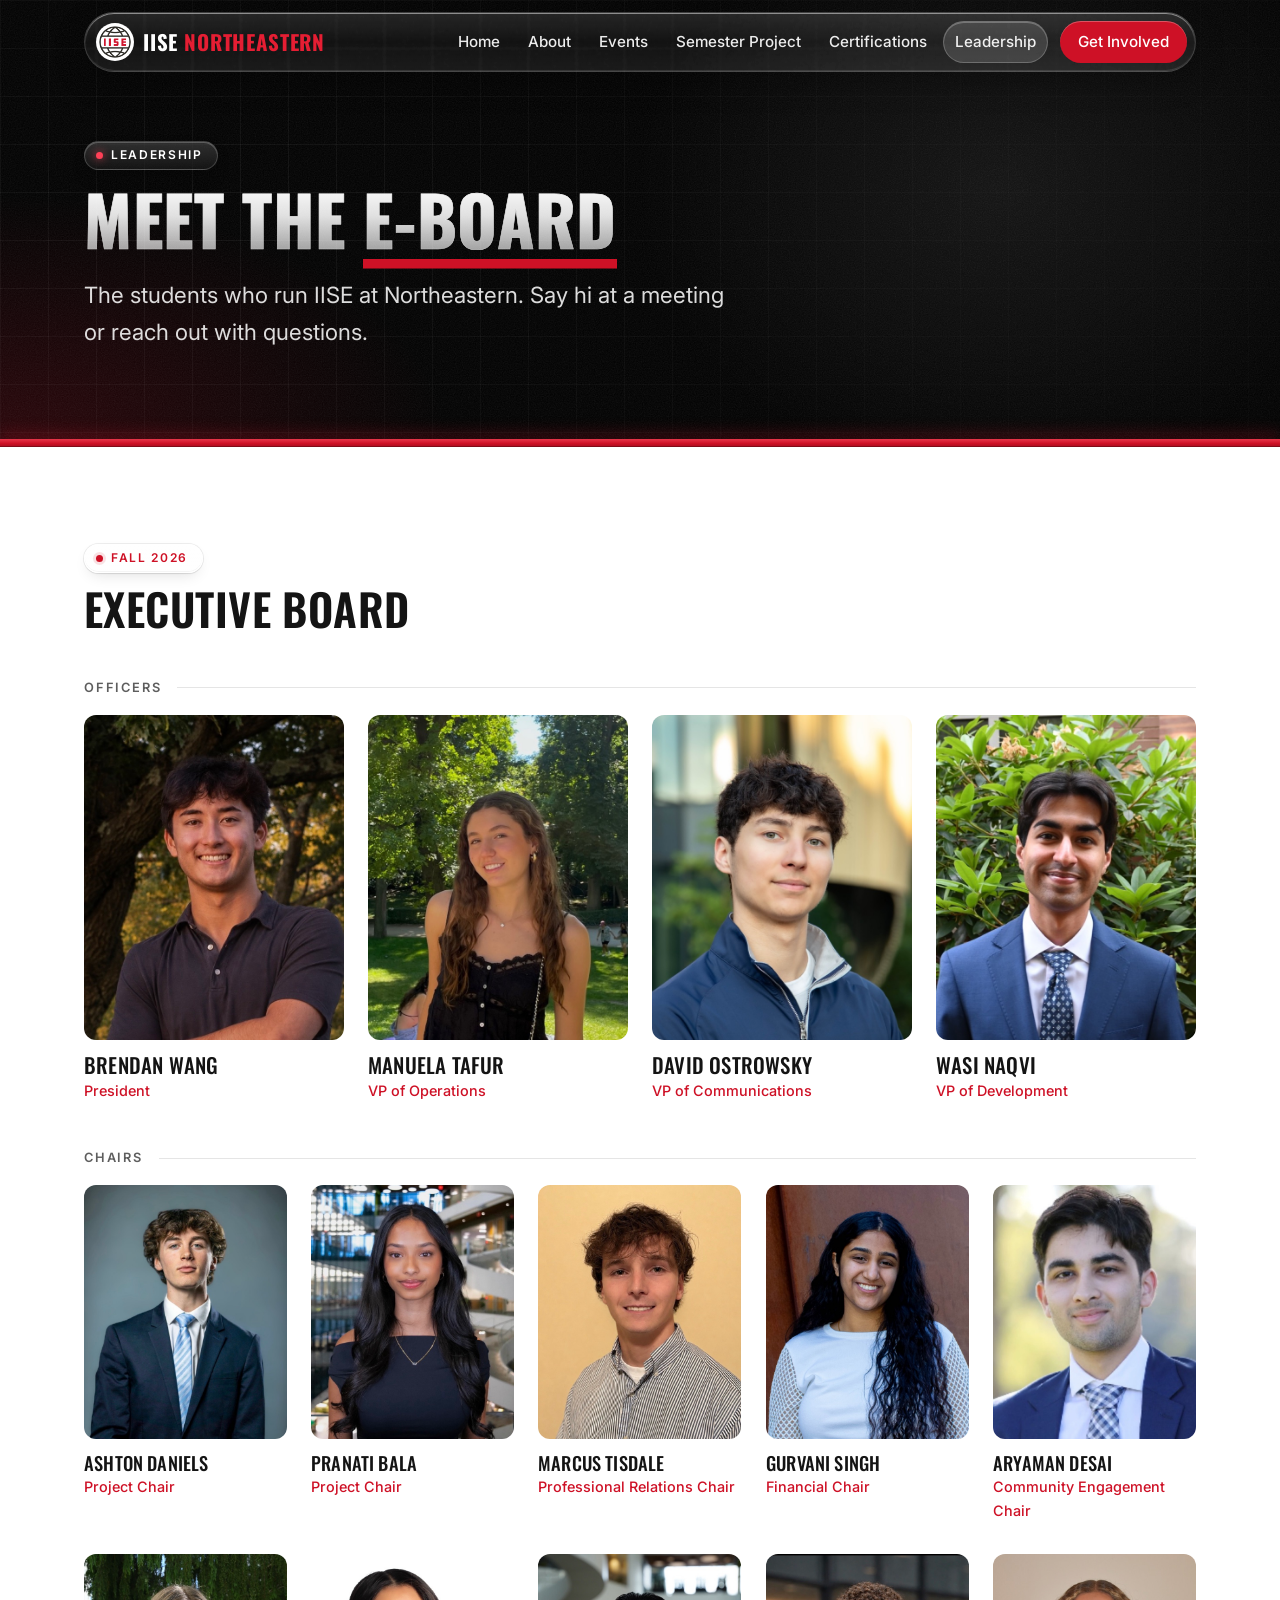
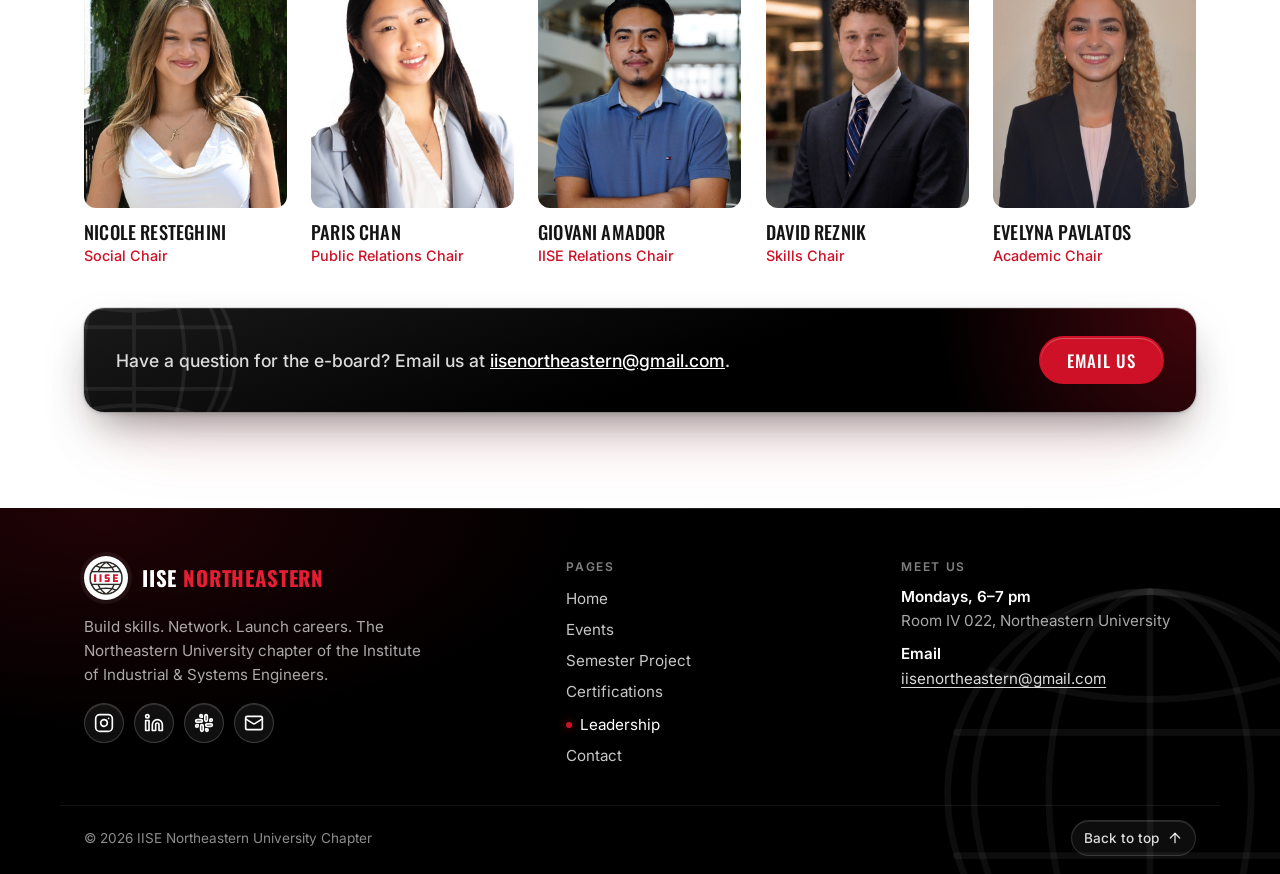
<file: leadership.html>
<!DOCTYPE html>
<html lang="en">
<head>
  <meta charset="UTF-8">
  <meta name="viewport" content="width=device-width, initial-scale=1, viewport-fit=cover">
  <title>Leadership | IISE at Northeastern University</title>
  <meta name="description" content="Meet the executive board and chairs who run the Northeastern University chapter of IISE.">
  <link rel="canonical" href="https://iiseneu.org/leadership">

  <!-- Link previews (iMessage, Slack, LinkedIn, Instagram DMs, etc.) -->
  <meta property="og:site_name" content="IISE Northeastern">
  <meta property="og:type" content="website">
  <meta property="og:url" content="https://iiseneu.org/leadership">
  <meta property="og:title" content="Leadership | IISE Northeastern">
  <meta property="og:description" content="Meet the executive board and chairs who run the Northeastern University chapter of IISE.">
  <meta property="og:image" content="https://iiseneu.org/assets/og-image.jpg">
  <meta property="og:image:width" content="1200">
  <meta property="og:image:height" content="630">
  <meta property="og:image:alt" content="IISE Northeastern University Chapter logo">
  <meta name="twitter:card" content="summary_large_image">
  <meta name="theme-color" content="#000000">
  <link rel="icon" type="image/png" href="assets/iise-logo.png">
  <!-- Home-screen app: added to an iPhone/Android home screen, the site opens full screen -->
  <link rel="manifest" href="manifest.webmanifest">
  <link rel="apple-touch-icon" href="assets/icons/apple-touch-icon.png">
  <meta name="mobile-web-app-capable" content="yes">
  <meta name="apple-mobile-web-app-capable" content="yes">
  <meta name="apple-mobile-web-app-status-bar-style" content="black-translucent">
  <meta name="apple-mobile-web-app-title" content="IISE NEU">

  <link rel="preconnect" href="https://fonts.googleapis.com">
  <link rel="preconnect" href="https://fonts.gstatic.com" crossorigin>
  <link href="https://fonts.googleapis.com/css2?family=Inter:wght@400;500;600&family=Oswald:wght@500;600;700&display=swap" rel="stylesheet">
  <!-- Turn on entrance/scroll animation unless the visitor prefers reduced motion (set before paint to avoid a flash) -->
  <script>if (!matchMedia("(prefers-reduced-motion: reduce)").matches) document.documentElement.classList.add("anim");</script>
  <!-- Bump ?v= on both lines whenever styles.css or main.js change, so browsers fetch the new files -->
  <link rel="stylesheet" href="css/styles.css?v=202611172159">
  <script src="js/main.js?v=202611172159" defer></script>
</head>
<body id="top">
  <!-- Icon sprite: referenced below with <use href="#icon-…">. Shapes based on Lucide (ISC license). -->
  <svg xmlns="http://www.w3.org/2000/svg" class="sprite" aria-hidden="true">
    <symbol id="icon-instagram" viewBox="0 0 24 24"><rect width="20" height="20" x="2" y="2" rx="5"/><path d="M16 11.37A4 4 0 1 1 12.63 8 4 4 0 0 1 16 11.37z"/><line x1="17.5" x2="17.51" y1="6.5" y2="6.5"/></symbol>
    <symbol id="icon-linkedin" viewBox="0 0 24 24"><path d="M16 8a6 6 0 0 1 6 6v7h-4v-7a2 2 0 0 0-4 0v7h-4v-7a6 6 0 0 1 6-6z"/><rect width="4" height="12" x="2" y="9"/><circle cx="4" cy="4" r="2"/></symbol>
    <symbol id="icon-slack" viewBox="0 0 24 24"><rect width="3" height="8" x="13" y="2" rx="1.5"/><path d="M19 8.5V10h1.5A1.5 1.5 0 1 0 19 8.5"/><rect width="3" height="8" x="8" y="14" rx="1.5"/><path d="M5 15.5V14H3.5A1.5 1.5 0 1 0 5 15.5"/><rect width="8" height="3" x="14" y="13" rx="1.5"/><path d="M15.5 19H14v1.5a1.5 1.5 0 1 0 1.5-1.5"/><rect width="8" height="3" x="2" y="8" rx="1.5"/><path d="M8.5 5H10V3.5A1.5 1.5 0 1 0 8.5 5"/></symbol>
    <symbol id="icon-mail" viewBox="0 0 24 24"><rect width="20" height="16" x="2" y="4" rx="2"/><path d="m22 7-8.97 5.7a1.94 1.94 0 0 1-2.06 0L2 7"/></symbol>
    <symbol id="icon-clock" viewBox="0 0 24 24"><circle cx="12" cy="12" r="10"/><polyline points="12 6 12 12 16 14"/></symbol>
    <symbol id="icon-pin" viewBox="0 0 24 24"><path d="M20 10c0 6-8 12-8 12s-8-6-8-12a8 8 0 0 1 16 0Z"/><circle cx="12" cy="10" r="3"/></symbol>
    <symbol id="icon-calendar" viewBox="0 0 24 24"><rect width="18" height="18" x="3" y="4" rx="2"/><line x1="16" x2="16" y1="2" y2="6"/><line x1="8" x2="8" y1="2" y2="6"/><line x1="3" x2="21" y1="10" y2="10"/></symbol>
    <symbol id="icon-briefcase" viewBox="0 0 24 24"><rect width="20" height="14" x="2" y="7" rx="2"/><path d="M16 21V5a2 2 0 0 0-2-2h-4a2 2 0 0 0-2 2v16"/></symbol>
    <symbol id="icon-link" viewBox="0 0 24 24"><path d="M10 13a5 5 0 0 0 7.54.54l3-3a5 5 0 0 0-7.07-7.07l-1.72 1.71"/><path d="M14 11a5 5 0 0 0-7.54-.54l-3 3a5 5 0 0 0 7.07 7.07l1.71-1.71"/></symbol>
    <symbol id="icon-users" viewBox="0 0 24 24"><path d="M16 21v-2a4 4 0 0 0-4-4H6a4 4 0 0 0-4 4v2"/><circle cx="9" cy="7" r="4"/><path d="M22 21v-2a4 4 0 0 0-3-3.87"/><path d="M16 3.13a4 4 0 0 1 0 7.75"/></symbol>
    <symbol id="icon-home" viewBox="0 0 24 24"><path d="M3 10.5 12 3l9 7.5"/><path d="M5 9.5V20a1 1 0 0 0 1 1h4v-6h4v6h4a1 1 0 0 0 1-1V9.5"/></symbol>
    <symbol id="icon-info" viewBox="0 0 24 24"><circle cx="12" cy="12" r="10"/><path d="M12 16v-4"/><path d="M12 8h.01"/></symbol>
    <symbol id="icon-layers" viewBox="0 0 24 24"><path d="m12 2 9 5-9 5-9-5 9-5Z"/><path d="m3 12 9 5 9-5"/><path d="m3 17 9 5 9-5"/></symbol>
    <symbol id="icon-award" viewBox="0 0 24 24"><circle cx="12" cy="8" r="6"/><path d="M15.477 12.89 17 22l-5-3-5 3 1.523-9.11"/></symbol>
    <symbol id="icon-arrow" viewBox="0 0 24 24"><path d="M5 12h14"/><path d="m12 5 7 7-7 7"/></symbol>
  </svg>

  <a class="skip-link" href="#main">Skip to main content</a>

  <header class="site-header">
    <div class="container header-inner">
      <a class="brand" href="./">
        <img src="assets/iise-mark.png" alt="IISE Northeastern University Chapter, home" width="48" height="48">
        <span class="brand-text">IISE <span>Northeastern</span></span>
      </a>

      <button class="nav-toggle" type="button" aria-expanded="false" aria-controls="site-nav">
        <span class="nav-toggle-bar" aria-hidden="true"></span>
        <span class="visually-hidden">Menu</span>
      </button>

      <nav id="site-nav" class="site-nav" aria-label="Main">
        <ul>
          <li><a href="./"><svg class="nav-ico" aria-hidden="true"><use href="#icon-home"/></svg><span>Home</span></a></li>
          <li><a href="./#about"><svg class="nav-ico" aria-hidden="true"><use href="#icon-info"/></svg><span>About</span></a></li>
          <li><a href="./#events"><svg class="nav-ico" aria-hidden="true"><use href="#icon-calendar"/></svg><span>Events</span></a></li>
          <li><a href="semester-project"><svg class="nav-ico" aria-hidden="true"><use href="#icon-layers"/></svg><span>Semester Project</span></a></li>
          <li><a href="certifications"><svg class="nav-ico" aria-hidden="true"><use href="#icon-award"/></svg><span>Certifications</span></a></li>
          <li><a href="leadership" aria-current="page"><svg class="nav-ico" aria-hidden="true"><use href="#icon-users"/></svg><span>Leadership</span></a></li>
          <li class="nav-menu-only"><a href="contact"><svg class="nav-ico" aria-hidden="true"><use href="#icon-mail"/></svg><span>Contact</span></a></li>
          <li><a class="nav-cta" href="./#get-involved">Get Involved</a></li>
        </ul>
        <!-- Phone menu only: meeting info and socials -->
        <div class="nav-extras">
          <p class="nav-meet"><svg aria-hidden="true"><use href="#icon-calendar"/></svg>General meetings: Mondays, 6–7 pm · IV 022</p>
          <ul class="social" role="list">
            <li><a href="https://www.instagram.com/iise_neu/?hl=en" target="_blank" rel="noopener noreferrer" aria-label="IISE Northeastern on Instagram (opens in a new tab)"><svg aria-hidden="true"><use href="#icon-instagram"/></svg></a></li>
            <li><a href="https://www.linkedin.com/school/iise-northeastern-university/posts/?feedView=all" target="_blank" rel="noopener noreferrer" aria-label="IISE Northeastern on LinkedIn (opens in a new tab)"><svg aria-hidden="true"><use href="#icon-linkedin"/></svg></a></li>
            <li><a href="https://join.slack.com/t/iise-northeastern/shared_invite/zt-2xcipzngj-AsuXN7jgYx8LaTXatLx2tw" target="_blank" rel="noopener noreferrer" aria-label="Join the IISE Northeastern Slack workspace (opens in a new tab)"><svg aria-hidden="true"><use href="#icon-slack"/></svg></a></li>
            <li><a href="mailto:iisenortheastern@gmail.com" aria-label="Email IISE Northeastern"><svg aria-hidden="true"><use href="#icon-mail"/></svg></a></li>
          </ul>
        </div>
      </nav>
    </div>
  </header>

  <main id="main">
    <!-- ============ PAGE HERO ============ -->
    <section class="hero page-hero" aria-labelledby="page-title">
      <div class="container">
        <p class="eyebrow eyebrow-light">Leadership</p>
        <h1 id="page-title">Meet the <span class="accent">e-board</span></h1>
        <p class="hero-tagline">The students who run IISE at Northeastern. Say hi at a meeting or reach out with questions.</p>
      </div>
    </section>

    <!-- Photos live in assets/team/ (600x750 JPEGs, 4:5) -->
    <section class="section" aria-labelledby="board-title">
      <div class="container">
        <header class="section-head">
          <p class="eyebrow">Fall 2026</p>
          <h2 id="board-title">Executive board</h2>
        </header>

        <h3 class="people-heading">Officers</h3>
        <ul class="people people-exec" role="list">
          <li class="person">
            <a class="person-link" href="https://www.linkedin.com/in/brendanmwang/" target="_blank" rel="noopener noreferrer">
              <span class="person-photo"><img src="assets/team/brendan-wang.jpg" alt="" width="600" height="750"><span class="person-badge" aria-hidden="true"><svg><use href="#icon-linkedin"/></svg></span></span>
              <h4>Brendan Wang<span class="visually-hidden"> on LinkedIn (opens in a new tab)</span></h4>
            </a>
            <p>President</p>
          </li>
          <li class="person">
            <a class="person-link" href="https://www.linkedin.com/in/manuela-tafur-7309a732b/" target="_blank" rel="noopener noreferrer">
              <span class="person-photo"><img src="assets/team/manuela-tafur.jpg" alt="" width="600" height="750"><span class="person-badge" aria-hidden="true"><svg><use href="#icon-linkedin"/></svg></span></span>
              <h4>Manuela Tafur<span class="visually-hidden"> on LinkedIn (opens in a new tab)</span></h4>
            </a>
            <p>VP of Operations</p>
          </li>
          <li class="person">
            <a class="person-link" href="https://www.linkedin.com/in/david-ostrowsky/" target="_blank" rel="noopener noreferrer">
              <span class="person-photo"><img src="assets/team/david-ostrowsky.jpg" alt="" width="600" height="750"><span class="person-badge" aria-hidden="true"><svg><use href="#icon-linkedin"/></svg></span></span>
              <h4>David Ostrowsky<span class="visually-hidden"> on LinkedIn (opens in a new tab)</span></h4>
            </a>
            <p>VP of Communications</p>
          </li>
          <li class="person">
            <a class="person-link" href="https://www.linkedin.com/in/wasinaqvi/" target="_blank" rel="noopener noreferrer">
              <span class="person-photo"><img src="assets/team/wasi-naqvi.jpg" alt="" width="600" height="750"><span class="person-badge" aria-hidden="true"><svg><use href="#icon-linkedin"/></svg></span></span>
              <h4>Wasi Naqvi<span class="visually-hidden"> on LinkedIn (opens in a new tab)</span></h4>
            </a>
            <p>VP of Development</p>
          </li>
        </ul>

        <h3 class="people-heading">Chairs</h3>
        <ul class="people people-chairs" role="list">
          <li class="person">
            <a class="person-link" href="https://www.linkedin.com/in/ashtondaniels/" target="_blank" rel="noopener noreferrer">
              <span class="person-photo"><img src="assets/team/ashton-daniels.jpg" alt="" width="600" height="750" loading="lazy"><span class="person-badge" aria-hidden="true"><svg><use href="#icon-linkedin"/></svg></span></span>
              <h4>Ashton Daniels<span class="visually-hidden"> on LinkedIn (opens in a new tab)</span></h4>
            </a>
            <p>Project Chair</p>
          </li>
          <li class="person">
            <a class="person-link" href="https://www.linkedin.com/in/pranati-bala/" target="_blank" rel="noopener noreferrer">
              <span class="person-photo"><img src="assets/team/pranati-bala.jpg?v=5" alt="" width="600" height="750" loading="lazy"><span class="person-badge" aria-hidden="true"><svg><use href="#icon-linkedin"/></svg></span></span>
              <h4>Pranati Bala<span class="visually-hidden"> on LinkedIn (opens in a new tab)</span></h4>
            </a>
            <p>Project Chair</p>
          </li>
          <li class="person">
            <a class="person-link" href="https://www.linkedin.com/in/marcus-tisdale/" target="_blank" rel="noopener noreferrer">
              <span class="person-photo"><img src="assets/team/marcus-tisdale.jpg" alt="" width="600" height="750" loading="lazy"><span class="person-badge" aria-hidden="true"><svg><use href="#icon-linkedin"/></svg></span></span>
              <h4>Marcus Tisdale<span class="visually-hidden"> on LinkedIn (opens in a new tab)</span></h4>
            </a>
            <p>Professional Relations Chair</p>
          </li>
          <li class="person">
            <a class="person-link" href="https://www.linkedin.com/in/gurvanisingh/" target="_blank" rel="noopener noreferrer">
              <span class="person-photo"><img src="assets/team/gurvani-singh.jpg?v=2" alt="" width="600" height="750" loading="lazy"><span class="person-badge" aria-hidden="true"><svg><use href="#icon-linkedin"/></svg></span></span>
              <h4>Gurvani Singh<span class="visually-hidden"> on LinkedIn (opens in a new tab)</span></h4>
            </a>
            <p>Financial Chair</p>
          </li>
          <li class="person">
            <a class="person-link" href="https://www.linkedin.com/in/aryaman-desai-31b21b336/" target="_blank" rel="noopener noreferrer">
              <span class="person-photo"><img src="assets/team/aryaman-desai.jpg" alt="" width="600" height="750" loading="lazy"><span class="person-badge" aria-hidden="true"><svg><use href="#icon-linkedin"/></svg></span></span>
              <h4>Aryaman Desai<span class="visually-hidden"> on LinkedIn (opens in a new tab)</span></h4>
            </a>
            <p>Community Engagement Chair</p>
          </li>
          <li class="person">
            <a class="person-link" href="https://www.linkedin.com/in/nicoleresteghini/" target="_blank" rel="noopener noreferrer">
              <span class="person-photo"><img src="assets/team/nicole-resteghini.jpg" alt="" width="600" height="750" loading="lazy"><span class="person-badge" aria-hidden="true"><svg><use href="#icon-linkedin"/></svg></span></span>
              <h4>Nicole Resteghini<span class="visually-hidden"> on LinkedIn (opens in a new tab)</span></h4>
            </a>
            <p>Social Chair</p>
          </li>
          <li class="person">
            <a class="person-link" href="https://www.linkedin.com/in/paris-chan-/" target="_blank" rel="noopener noreferrer">
              <span class="person-photo"><img src="assets/team/paris-chan.jpg" alt="" width="600" height="750" loading="lazy"><span class="person-badge" aria-hidden="true"><svg><use href="#icon-linkedin"/></svg></span></span>
              <h4>Paris Chan<span class="visually-hidden"> on LinkedIn (opens in a new tab)</span></h4>
            </a>
            <p>Public Relations Chair</p>
          </li>
          <li class="person">
            <a class="person-link" href="https://www.linkedin.com/in/giovani-amador/" target="_blank" rel="noopener noreferrer">
              <span class="person-photo"><img src="assets/team/giovani-amador.jpg" alt="" width="600" height="750" loading="lazy"><span class="person-badge" aria-hidden="true"><svg><use href="#icon-linkedin"/></svg></span></span>
              <h4>Giovani Amador<span class="visually-hidden"> on LinkedIn (opens in a new tab)</span></h4>
            </a>
            <p>IISE Relations Chair</p>
          </li>
          <li class="person">
            <a class="person-link" href="https://www.linkedin.com/in/david-reznik/" target="_blank" rel="noopener noreferrer">
              <span class="person-photo"><img src="assets/team/david-reznik.jpg" alt="" width="600" height="750" loading="lazy"><span class="person-badge" aria-hidden="true"><svg><use href="#icon-linkedin"/></svg></span></span>
              <h4>David Reznik<span class="visually-hidden"> on LinkedIn (opens in a new tab)</span></h4>
            </a>
            <p>Skills Chair</p>
          </li>
          <li class="person">
            <a class="person-link" href="https://www.linkedin.com/in/evelyna-pavlatos/" target="_blank" rel="noopener noreferrer">
              <span class="person-photo"><img src="assets/team/evelyna-pavlatos.jpg" alt="" width="600" height="750" loading="lazy"><span class="person-badge" aria-hidden="true"><svg><use href="#icon-linkedin"/></svg></span></span>
              <h4>Evelyna Pavlatos<span class="visually-hidden"> on LinkedIn (opens in a new tab)</span></h4>
            </a>
            <p>Academic Chair</p>
          </li>
        </ul>

        <div class="cta-band globe-left">
          <p>Have a question for the e-board? Email us at <a href="mailto:iisenortheastern@gmail.com">iisenortheastern@gmail.com</a>.</p>
          <a class="btn btn-primary" href="mailto:iisenortheastern@gmail.com">Email us</a>
        </div>
      </div>
    </section>
  </main>

  <footer class="site-footer">
    <!-- Decorative globe watermark echoing the hero -->
    <svg class="footer-globe" viewBox="0 0 200 200" aria-hidden="true" focusable="false">
      <circle cx="100" cy="100" r="92"/>
      <ellipse cx="100" cy="100" rx="46" ry="92"/>
      <ellipse cx="100" cy="100" rx="80" ry="92"/>
      <line x1="100" y1="8" x2="100" y2="192"/>
      <line x1="12" y1="72" x2="188" y2="72"/>
      <line x1="12" y1="128" x2="188" y2="128"/>
      <path d="M28 44 Q100 70 172 44"/>
      <path d="M28 156 Q100 130 172 156"/>
    </svg>

    <div class="container footer-grid">
      <div class="footer-brand">
        <a class="footer-wordmark" href="./">
          <span class="footer-logo"><img src="assets/iise-mark.png" alt="" width="72" height="72" loading="lazy"></span>
          <span class="footer-name">IISE <span>Northeastern</span></span>
        </a>
        <p class="footer-tagline">Build skills. Network. Launch careers. The Northeastern University chapter of the Institute of Industrial &amp; Systems Engineers.</p>
        <ul class="social" role="list">
          <li><a href="https://www.instagram.com/iise_neu/?hl=en" target="_blank" rel="noopener noreferrer" aria-label="IISE Northeastern on Instagram (opens in a new tab)"><svg aria-hidden="true"><use href="#icon-instagram"/></svg></a></li>
          <li><a href="https://www.linkedin.com/school/iise-northeastern-university/posts/?feedView=all" target="_blank" rel="noopener noreferrer" aria-label="IISE Northeastern on LinkedIn (opens in a new tab)"><svg aria-hidden="true"><use href="#icon-linkedin"/></svg></a></li>
          <li><a href="https://join.slack.com/t/iise-northeastern/shared_invite/zt-2xcipzngj-AsuXN7jgYx8LaTXatLx2tw" target="_blank" rel="noopener noreferrer" aria-label="Join the IISE Northeastern Slack workspace (opens in a new tab)"><svg aria-hidden="true"><use href="#icon-slack"/></svg></a></li>
          <li><a href="mailto:iisenortheastern@gmail.com" aria-label="Email IISE Northeastern"><svg aria-hidden="true"><use href="#icon-mail"/></svg></a></li>
        </ul>
      </div>

      <nav class="footer-col" aria-label="Footer">
        <h2 class="footer-heading">Pages</h2>
        <ul class="footer-links" role="list">
            <li><a href="./">Home</a></li>
            <li><a href="events">Events</a></li>
            <li><a href="semester-project">Semester Project</a></li>
            <li><a href="certifications">Certifications</a></li>
            <li><a href="leadership" aria-current="page">Leadership</a></li>
            <li><a href="contact">Contact</a></li>
        </ul>
      </nav>

      <div class="footer-col">
        <h2 class="footer-heading">Meet us</h2>
        <p class="footer-meet"><strong>Mondays, 6–7 pm</strong>Room IV 022, Northeastern University</p>
        <p class="footer-meet"><strong>Email</strong><a href="mailto:iisenortheastern@gmail.com">iisenortheastern@gmail.com</a></p>
      </div>
    </div>

    <div class="container footer-bottom">
      <p>&copy; <span data-year>2026</span> IISE Northeastern University Chapter</p>
      <a class="to-top" href="#top">Back to top
        <svg viewBox="0 0 24 24" aria-hidden="true"><path d="m5 12 7-7 7 7"/><path d="M12 19V5"/></svg>
      </a>
    </div>
  </footer>
  <!-- Cloudflare Web Analytics --><script type='module' src='https://static.cloudflareinsights.com/beacon.min.js' data-cf-beacon='{"token": "e42e8926c4fe4be58f8e5129a8d27846"}'></script><!-- End Cloudflare Web Analytics -->
</body>
</html>
</file>
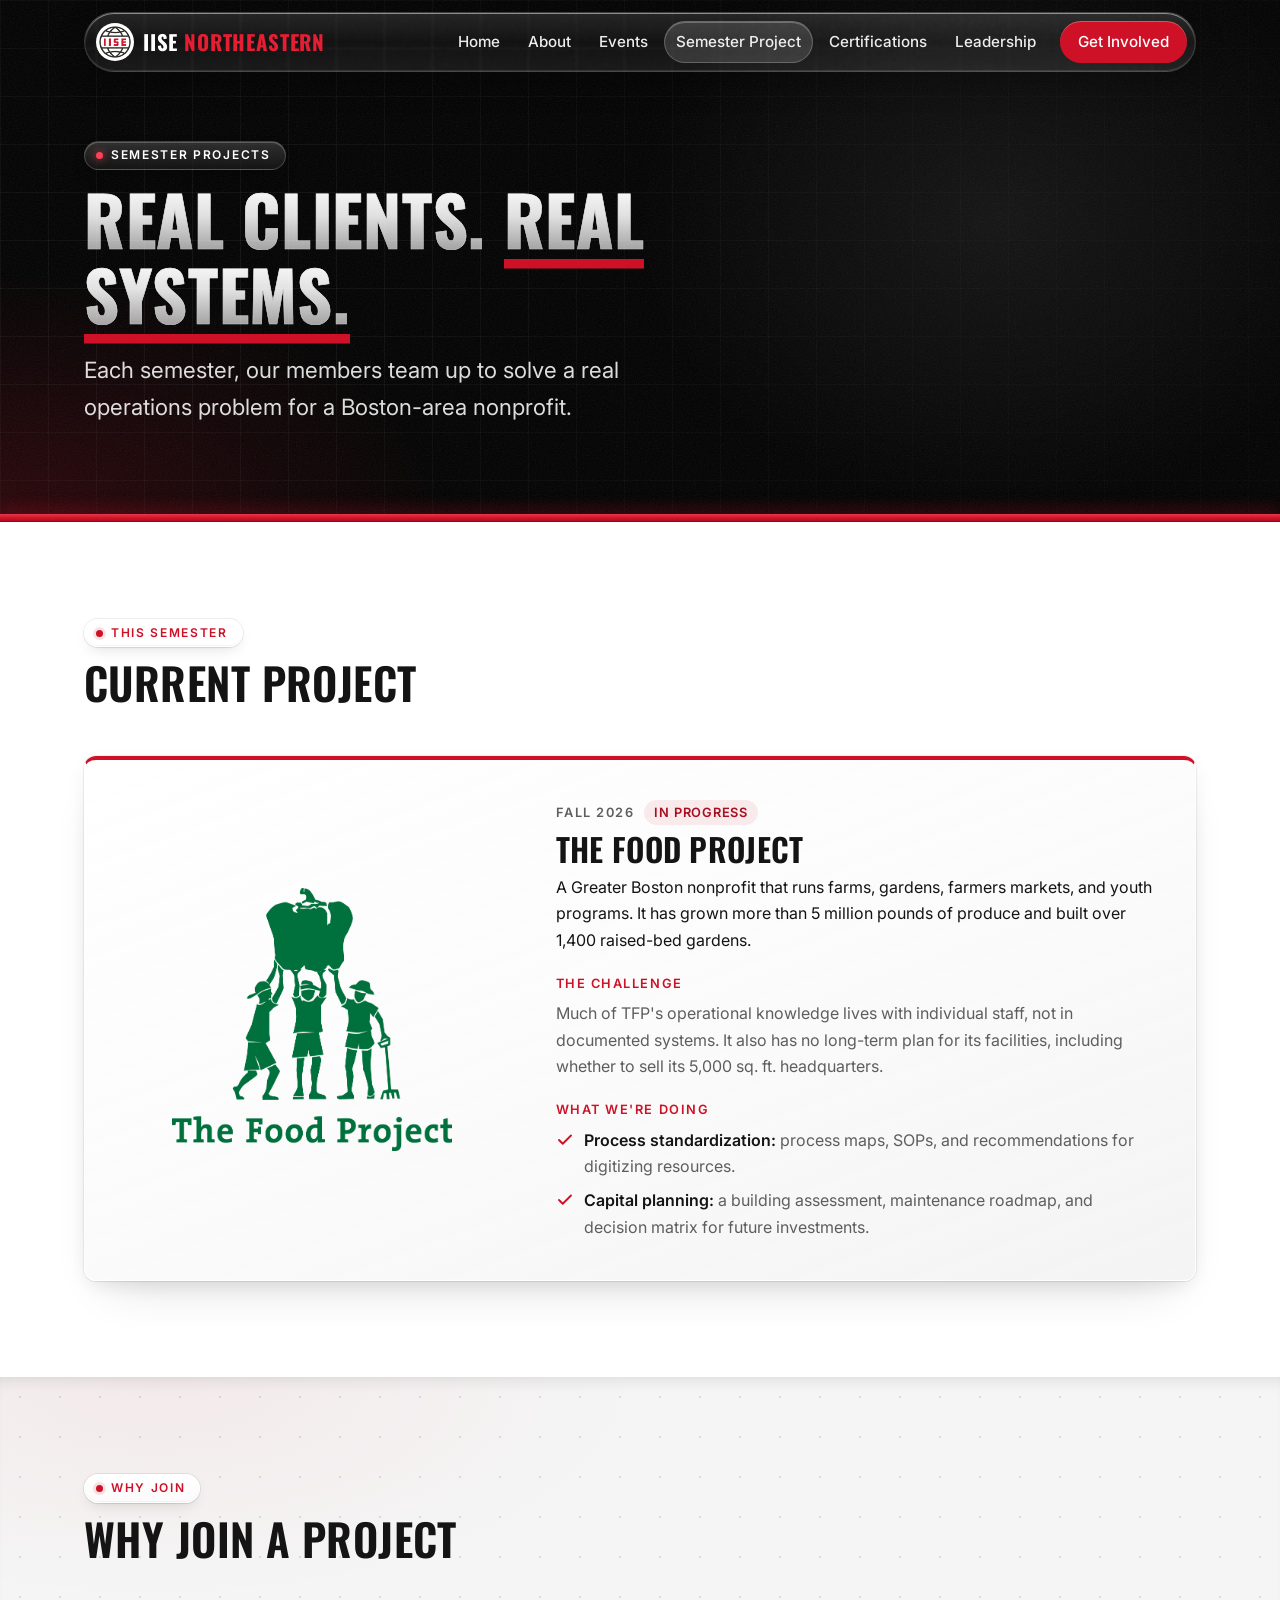
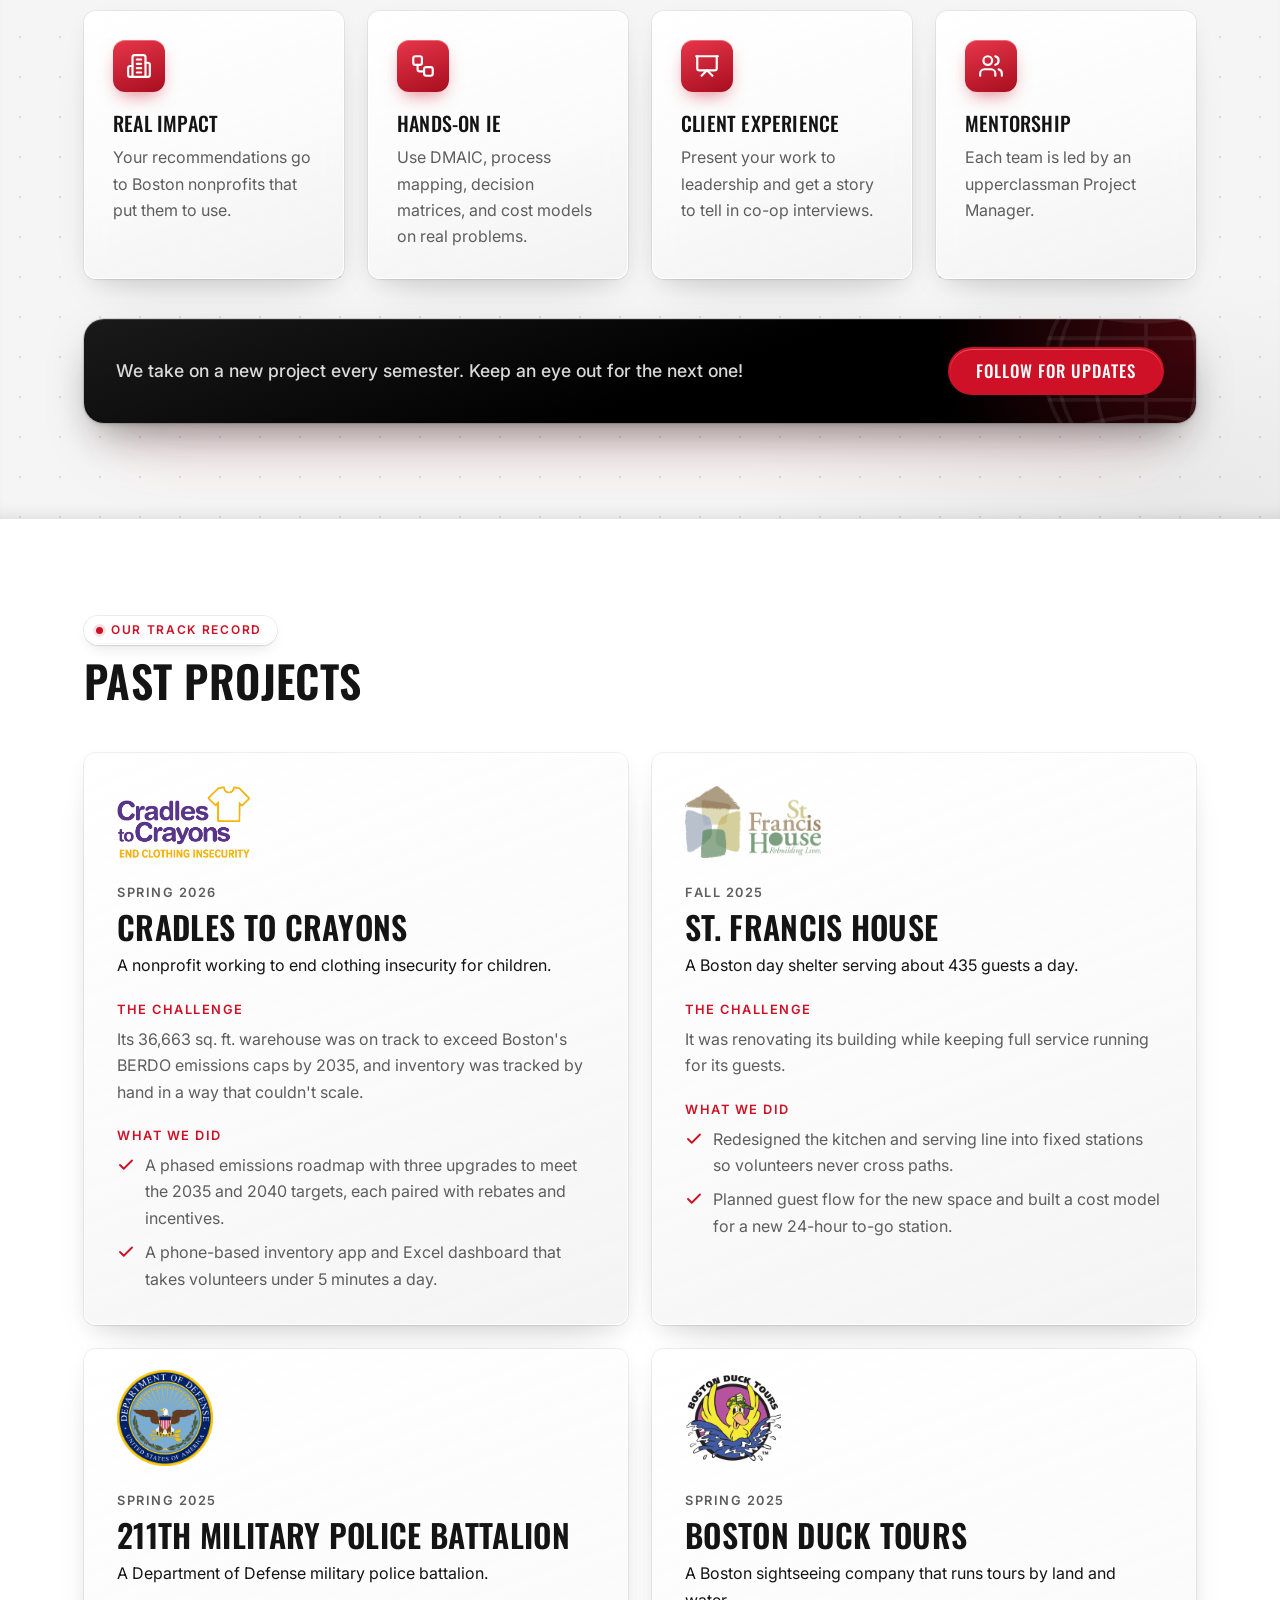
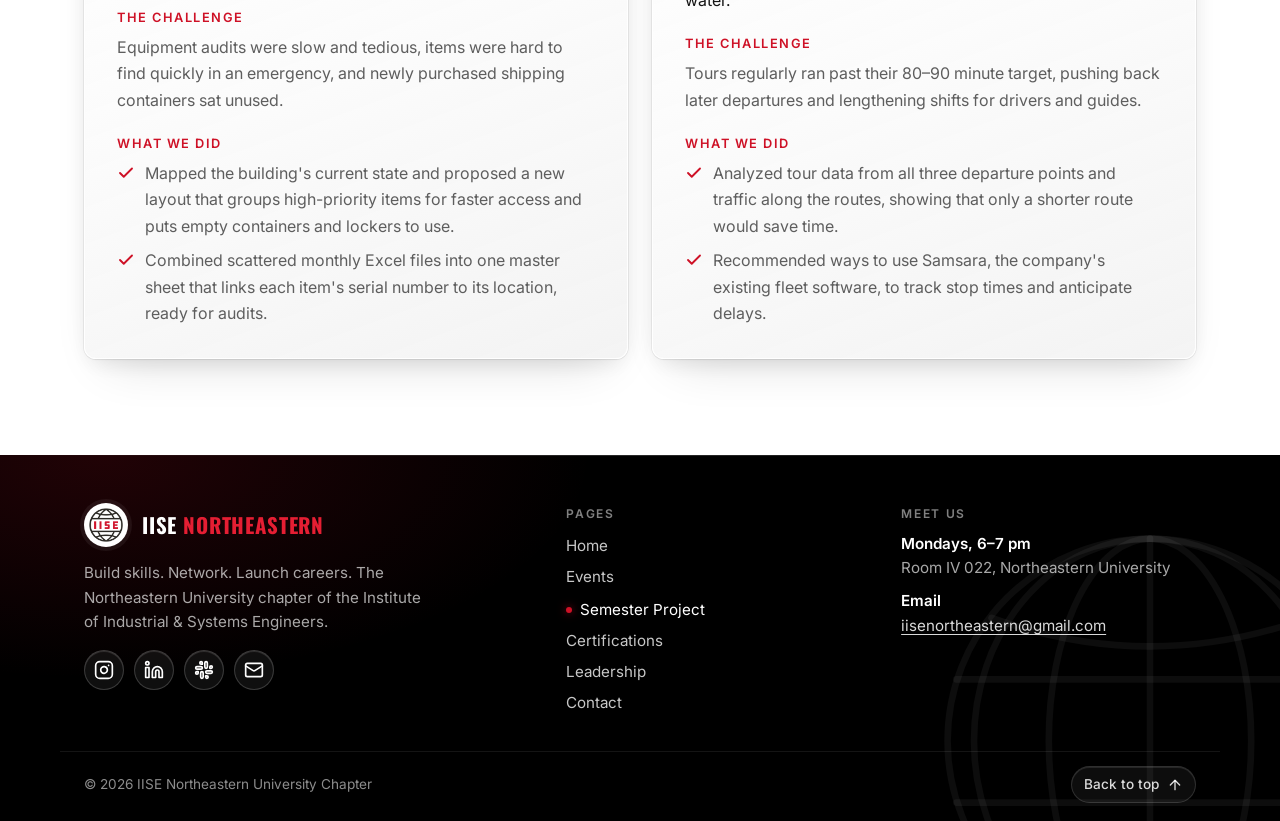
<file: semester-project.html>
<!DOCTYPE html>
<html lang="en">
<head>
  <meta charset="UTF-8">
  <meta name="viewport" content="width=device-width, initial-scale=1, viewport-fit=cover">
  <title>Semester Projects | IISE at Northeastern University</title>
  <meta name="description" content="Each semester, Northeastern IISE members take on a real operations project for a Boston-area nonprofit. See our current and past projects.">
  <link rel="canonical" href="https://iiseneu.org/semester-project">

  <!-- Link previews (iMessage, Slack, LinkedIn, Instagram DMs, etc.) -->
  <meta property="og:site_name" content="IISE Northeastern">
  <meta property="og:type" content="website">
  <meta property="og:url" content="https://iiseneu.org/semester-project">
  <meta property="og:title" content="Semester Projects | IISE Northeastern">
  <meta property="og:description" content="Each semester, Northeastern IISE members take on a real operations project for a Boston-area nonprofit. See our current and past projects.">
  <meta property="og:image" content="https://iiseneu.org/assets/og-image.jpg">
  <meta property="og:image:width" content="1200">
  <meta property="og:image:height" content="630">
  <meta property="og:image:alt" content="IISE Northeastern University Chapter logo">
  <meta name="twitter:card" content="summary_large_image">
  <meta name="theme-color" content="#000000">
  <link rel="icon" type="image/png" href="assets/iise-logo.png">
  <!-- Home-screen app: added to an iPhone/Android home screen, the site opens full screen -->
  <link rel="manifest" href="manifest.webmanifest">
  <link rel="apple-touch-icon" href="assets/icons/apple-touch-icon.png">
  <meta name="mobile-web-app-capable" content="yes">
  <meta name="apple-mobile-web-app-capable" content="yes">
  <meta name="apple-mobile-web-app-status-bar-style" content="black-translucent">
  <meta name="apple-mobile-web-app-title" content="IISE NEU">

  <link rel="preconnect" href="https://fonts.googleapis.com">
  <link rel="preconnect" href="https://fonts.gstatic.com" crossorigin>
  <link href="https://fonts.googleapis.com/css2?family=Inter:wght@400;500;600&family=Oswald:wght@500;600;700&display=swap" rel="stylesheet">
  <!-- Turn on entrance/scroll animation unless the visitor prefers reduced motion (set before paint to avoid a flash) -->
  <script>if (!matchMedia("(prefers-reduced-motion: reduce)").matches) document.documentElement.classList.add("anim");</script>
  <!-- Bump ?v= on both lines whenever styles.css or main.js change, so browsers fetch the new files -->
  <link rel="stylesheet" href="css/styles.css?v=202611172159">
  <script src="js/main.js?v=202611172159" defer></script>
</head>
<body id="top">
  <!-- Icon sprite: referenced below with <use href="#icon-…">. Shapes based on Lucide (ISC license). -->
  <svg xmlns="http://www.w3.org/2000/svg" class="sprite" aria-hidden="true">
    <symbol id="icon-instagram" viewBox="0 0 24 24"><rect width="20" height="20" x="2" y="2" rx="5"/><path d="M16 11.37A4 4 0 1 1 12.63 8 4 4 0 0 1 16 11.37z"/><line x1="17.5" x2="17.51" y1="6.5" y2="6.5"/></symbol>
    <symbol id="icon-linkedin" viewBox="0 0 24 24"><path d="M16 8a6 6 0 0 1 6 6v7h-4v-7a2 2 0 0 0-4 0v7h-4v-7a6 6 0 0 1 6-6z"/><rect width="4" height="12" x="2" y="9"/><circle cx="4" cy="4" r="2"/></symbol>
    <symbol id="icon-slack" viewBox="0 0 24 24"><rect width="3" height="8" x="13" y="2" rx="1.5"/><path d="M19 8.5V10h1.5A1.5 1.5 0 1 0 19 8.5"/><rect width="3" height="8" x="8" y="14" rx="1.5"/><path d="M5 15.5V14H3.5A1.5 1.5 0 1 0 5 15.5"/><rect width="8" height="3" x="14" y="13" rx="1.5"/><path d="M15.5 19H14v1.5a1.5 1.5 0 1 0 1.5-1.5"/><rect width="8" height="3" x="2" y="8" rx="1.5"/><path d="M8.5 5H10V3.5A1.5 1.5 0 1 0 8.5 5"/></symbol>
    <symbol id="icon-mail" viewBox="0 0 24 24"><rect width="20" height="16" x="2" y="4" rx="2"/><path d="m22 7-8.97 5.7a1.94 1.94 0 0 1-2.06 0L2 7"/></symbol>
    <symbol id="icon-clock" viewBox="0 0 24 24"><circle cx="12" cy="12" r="10"/><polyline points="12 6 12 12 16 14"/></symbol>
    <symbol id="icon-pin" viewBox="0 0 24 24"><path d="M20 10c0 6-8 12-8 12s-8-6-8-12a8 8 0 0 1 16 0Z"/><circle cx="12" cy="10" r="3"/></symbol>
    <symbol id="icon-calendar" viewBox="0 0 24 24"><rect width="18" height="18" x="3" y="4" rx="2"/><line x1="16" x2="16" y1="2" y2="6"/><line x1="8" x2="8" y1="2" y2="6"/><line x1="3" x2="21" y1="10" y2="10"/></symbol>
    <symbol id="icon-briefcase" viewBox="0 0 24 24"><rect width="20" height="14" x="2" y="7" rx="2"/><path d="M16 21V5a2 2 0 0 0-2-2h-4a2 2 0 0 0-2 2v16"/></symbol>
    <symbol id="icon-link" viewBox="0 0 24 24"><path d="M10 13a5 5 0 0 0 7.54.54l3-3a5 5 0 0 0-7.07-7.07l-1.72 1.71"/><path d="M14 11a5 5 0 0 0-7.54-.54l-3 3a5 5 0 0 0 7.07 7.07l1.71-1.71"/></symbol>
    <symbol id="icon-users" viewBox="0 0 24 24"><path d="M16 21v-2a4 4 0 0 0-4-4H6a4 4 0 0 0-4 4v2"/><circle cx="9" cy="7" r="4"/><path d="M22 21v-2a4 4 0 0 0-3-3.87"/><path d="M16 3.13a4 4 0 0 1 0 7.75"/></symbol>
    <symbol id="icon-check" viewBox="0 0 24 24"><path d="M20 6 9 17l-5-5"/></symbol>
    <symbol id="icon-workflow" viewBox="0 0 24 24"><rect width="8" height="8" x="3" y="3" rx="2"/><path d="M7 11v4a2 2 0 0 0 2 2h4"/><rect width="8" height="8" x="13" y="13" rx="2"/></symbol>
    <symbol id="icon-building" viewBox="0 0 24 24"><path d="M6 22V4a2 2 0 0 1 2-2h8a2 2 0 0 1 2 2v18Z"/><path d="M6 12H4a2 2 0 0 0-2 2v6a2 2 0 0 0 2 2h2"/><path d="M18 9h2a2 2 0 0 1 2 2v9a2 2 0 0 1-2 2h-2"/><path d="M10 6h4"/><path d="M10 10h4"/><path d="M10 14h4"/><path d="M10 18h4"/></symbol>
    <symbol id="icon-presentation" viewBox="0 0 24 24"><path d="M2 3h20"/><path d="M21 3v11a2 2 0 0 1-2 2H5a2 2 0 0 1-2-2V3"/><path d="m7 21 5-5 5 5"/></symbol>
    <symbol id="icon-home" viewBox="0 0 24 24"><path d="M3 10.5 12 3l9 7.5"/><path d="M5 9.5V20a1 1 0 0 0 1 1h4v-6h4v6h4a1 1 0 0 0 1-1V9.5"/></symbol>
    <symbol id="icon-info" viewBox="0 0 24 24"><circle cx="12" cy="12" r="10"/><path d="M12 16v-4"/><path d="M12 8h.01"/></symbol>
    <symbol id="icon-layers" viewBox="0 0 24 24"><path d="m12 2 9 5-9 5-9-5 9-5Z"/><path d="m3 12 9 5 9-5"/><path d="m3 17 9 5 9-5"/></symbol>
    <symbol id="icon-award" viewBox="0 0 24 24"><circle cx="12" cy="8" r="6"/><path d="M15.477 12.89 17 22l-5-3-5 3 1.523-9.11"/></symbol>
    <symbol id="icon-arrow" viewBox="0 0 24 24"><path d="M5 12h14"/><path d="m12 5 7 7-7 7"/></symbol>
  </svg>

  <a class="skip-link" href="#main">Skip to main content</a>

  <header class="site-header">
    <div class="container header-inner">
      <a class="brand" href="./">
        <img src="assets/iise-mark.png" alt="IISE Northeastern University Chapter, home" width="48" height="48">
        <span class="brand-text">IISE <span>Northeastern</span></span>
      </a>

      <button class="nav-toggle" type="button" aria-expanded="false" aria-controls="site-nav">
        <span class="nav-toggle-bar" aria-hidden="true"></span>
        <span class="visually-hidden">Menu</span>
      </button>

      <nav id="site-nav" class="site-nav" aria-label="Main">
        <ul>
          <li><a href="./"><svg class="nav-ico" aria-hidden="true"><use href="#icon-home"/></svg><span>Home</span></a></li>
          <li><a href="./#about"><svg class="nav-ico" aria-hidden="true"><use href="#icon-info"/></svg><span>About</span></a></li>
          <li><a href="./#events"><svg class="nav-ico" aria-hidden="true"><use href="#icon-calendar"/></svg><span>Events</span></a></li>
          <li><a href="semester-project" aria-current="page"><svg class="nav-ico" aria-hidden="true"><use href="#icon-layers"/></svg><span>Semester Project</span></a></li>
          <li><a href="certifications"><svg class="nav-ico" aria-hidden="true"><use href="#icon-award"/></svg><span>Certifications</span></a></li>
          <li><a href="leadership"><svg class="nav-ico" aria-hidden="true"><use href="#icon-users"/></svg><span>Leadership</span></a></li>
          <li class="nav-menu-only"><a href="contact"><svg class="nav-ico" aria-hidden="true"><use href="#icon-mail"/></svg><span>Contact</span></a></li>
          <li><a class="nav-cta" href="./#get-involved">Get Involved</a></li>
        </ul>
        <!-- Phone menu only: meeting info and socials -->
        <div class="nav-extras">
          <p class="nav-meet"><svg aria-hidden="true"><use href="#icon-calendar"/></svg>General meetings: Mondays, 6–7 pm · IV 022</p>
          <ul class="social" role="list">
            <li><a href="https://www.instagram.com/iise_neu/?hl=en" target="_blank" rel="noopener noreferrer" aria-label="IISE Northeastern on Instagram (opens in a new tab)"><svg aria-hidden="true"><use href="#icon-instagram"/></svg></a></li>
            <li><a href="https://www.linkedin.com/school/iise-northeastern-university/posts/?feedView=all" target="_blank" rel="noopener noreferrer" aria-label="IISE Northeastern on LinkedIn (opens in a new tab)"><svg aria-hidden="true"><use href="#icon-linkedin"/></svg></a></li>
            <li><a href="https://join.slack.com/t/iise-northeastern/shared_invite/zt-2xcipzngj-AsuXN7jgYx8LaTXatLx2tw" target="_blank" rel="noopener noreferrer" aria-label="Join the IISE Northeastern Slack workspace (opens in a new tab)"><svg aria-hidden="true"><use href="#icon-slack"/></svg></a></li>
            <li><a href="mailto:iisenortheastern@gmail.com" aria-label="Email IISE Northeastern"><svg aria-hidden="true"><use href="#icon-mail"/></svg></a></li>
          </ul>
        </div>
      </nav>
    </div>
  </header>

  <main id="main">
    <!-- ============ PAGE HERO ============ -->
    <section class="hero page-hero" aria-labelledby="page-title">
      <div class="container">
        <p class="eyebrow eyebrow-light">Semester Projects</p>
        <h1 id="page-title">Real clients. <span class="accent">Real systems.</span></h1>
        <p class="hero-tagline">Each semester, our members team up to solve a real operations problem for a Boston-area nonprofit.</p>
      </div>
    </section>

    <!-- ============ CURRENT PROJECT ============ -->
    <section class="section" aria-labelledby="current-title">
      <div class="container">
        <header class="section-head">
          <p class="eyebrow">This semester</p>
          <h2 id="current-title">Current project</h2>
        </header>

        <article class="project project-feature" aria-labelledby="tfp-title">
          <div class="project-logo">
            <img src="assets/the-food-project-logo.png" alt="The Food Project logo" width="1470" height="1381">
          </div>
          <div class="project-body">
            <p class="project-term">Fall 2026 <span class="status-pill">In progress</span></p>
            <h3 id="tfp-title">The Food Project</h3>
            <p class="project-client">A Greater Boston nonprofit that runs farms, gardens, farmers markets, and youth programs. It has grown more than 5 million pounds of produce and built over 1,400 raised-bed gardens.</p>

            <h4>The challenge</h4>
            <p>Much of TFP's operational knowledge lives with individual staff, not in documented systems. It also has no long-term plan for its facilities, including whether to sell its 5,000&nbsp;sq.&nbsp;ft. headquarters.</p>

            <h4>What we're doing</h4>
            <ul class="checklist" role="list">
              <li><svg aria-hidden="true"><use href="#icon-check"/></svg><span><strong>Process standardization:</strong> process maps, SOPs, and recommendations for digitizing resources.</span></li>
              <li><svg aria-hidden="true"><use href="#icon-check"/></svg><span><strong>Capital planning:</strong> a building assessment, maintenance roadmap, and decision matrix for future investments.</span></li>
            </ul>
          </div>
        </article>
      </div>
    </section>

    <!-- ============ WHY JOIN ============ -->
    <section class="section section-alt" aria-labelledby="why-title">
      <div class="container">
        <header class="section-head">
          <p class="eyebrow">Why join</p>
          <h2 id="why-title">Why join a project</h2>
        </header>

        <ul class="card-grid why-grid" role="list">
          <li class="card">
            <span class="highlight-icon"><svg aria-hidden="true"><use href="#icon-building"/></svg></span>
            <h3>Real impact</h3>
            <p>Your recommendations go to Boston nonprofits that put them to use.</p>
          </li>
          <li class="card">
            <span class="highlight-icon"><svg aria-hidden="true"><use href="#icon-workflow"/></svg></span>
            <h3>Hands-on IE</h3>
            <p>Use DMAIC, process mapping, decision matrices, and cost models on real problems.</p>
          </li>
          <li class="card">
            <span class="highlight-icon"><svg aria-hidden="true"><use href="#icon-presentation"/></svg></span>
            <h3>Client experience</h3>
            <p>Present your work to leadership and get a story to tell in co-op interviews.</p>
          </li>
          <li class="card">
            <span class="highlight-icon"><svg aria-hidden="true"><use href="#icon-users"/></svg></span>
            <h3>Mentorship</h3>
            <p>Each team is led by an upperclassman Project Manager.</p>
          </li>
        </ul>

        <div class="cta-band">
          <p>We take on a new project every semester. Keep an eye out for the next one!</p>
          <a class="btn btn-primary" href="https://www.instagram.com/iise_neu/?hl=en" target="_blank" rel="noopener noreferrer">Follow for updates<span class="visually-hidden"> on Instagram (opens in a new tab)</span></a>
        </div>
      </div>
    </section>

    <!-- ============ PAST PROJECTS ============ -->
    <section class="section" aria-labelledby="past-title">
      <div class="container">
        <header class="section-head">
          <p class="eyebrow">Our track record</p>
          <h2 id="past-title">Past projects</h2>
        </header>

        <div class="past-grid">
          <article class="project" aria-labelledby="c2c-title">
            <img class="project-card-logo" src="assets/cradles-to-crayons-logo.png" alt="Cradles to Crayons logo" width="1021" height="551" loading="lazy">
            <p class="project-term">Spring 2026</p>
            <h3 id="c2c-title">Cradles to Crayons</h3>
            <p class="project-client">A nonprofit working to end clothing insecurity for children.</p>

            <h4>The challenge</h4>
            <p>Its 36,663&nbsp;sq.&nbsp;ft. warehouse was on track to exceed Boston's BERDO emissions caps by 2035, and inventory was tracked by hand in a way that couldn't scale.</p>

            <h4>What we did</h4>
            <ul class="checklist" role="list">
              <li><svg aria-hidden="true"><use href="#icon-check"/></svg><span>A phased emissions roadmap with three upgrades to meet the 2035 and 2040 targets, each paired with rebates and incentives.</span></li>
              <li><svg aria-hidden="true"><use href="#icon-check"/></svg><span>A phone-based inventory app and Excel dashboard that takes volunteers under 5 minutes a day.</span></li>
            </ul>
          </article>

          <article class="project" aria-labelledby="sfh-title">
            <img class="project-card-logo" src="assets/st-francis-house-logo.png" alt="St. Francis House logo" width="1213" height="640" loading="lazy">
            <p class="project-term">Fall 2025</p>
            <h3 id="sfh-title">St. Francis House</h3>
            <p class="project-client">A Boston day shelter serving about 435 guests a day.</p>

            <h4>The challenge</h4>
            <p>It was renovating its building while keeping full service running for its guests.</p>

            <h4>What we did</h4>
            <ul class="checklist" role="list">
              <li><svg aria-hidden="true"><use href="#icon-check"/></svg><span>Redesigned the kitchen and serving line into fixed stations so volunteers never cross paths.</span></li>
              <li><svg aria-hidden="true"><use href="#icon-check"/></svg><span>Planned guest flow for the new space and built a cost model for a new 24-hour to-go station.</span></li>
            </ul>
          </article>

          <article class="project" aria-labelledby="dod-title">
            <img class="project-card-logo is-square" src="assets/department-of-defense-seal.webp" alt="Department of Defense seal" width="250" height="250" loading="lazy">
            <p class="project-term">Spring 2025</p>
            <h3 id="dod-title">211th Military Police Battalion</h3>
            <p class="project-client">A Department of Defense military police battalion.</p>

            <h4>The challenge</h4>
            <p>Equipment audits were slow and tedious, items were hard to find quickly in an emergency, and newly purchased shipping containers sat unused.</p>

            <h4>What we did</h4>
            <ul class="checklist" role="list">
              <li><svg aria-hidden="true"><use href="#icon-check"/></svg><span>Mapped the building's current state and proposed a new layout that groups high-priority items for faster access and puts empty containers and lockers to use.</span></li>
              <li><svg aria-hidden="true"><use href="#icon-check"/></svg><span>Combined scattered monthly Excel files into one master sheet that links each item's serial number to its location, ready for audits.</span></li>
            </ul>
          </article>

          <article class="project" aria-labelledby="bdt-title">
            <img class="project-card-logo is-square" src="assets/boston-duck-tours-logo.webp" alt="Boston Duck Tours logo" width="1024" height="1024" loading="lazy">
            <p class="project-term">Spring 2025</p>
            <h3 id="bdt-title">Boston Duck Tours</h3>
            <p class="project-client">A Boston sightseeing company that runs tours by land and water.</p>

            <h4>The challenge</h4>
            <p>Tours regularly ran past their 80–90 minute target, pushing back later departures and lengthening shifts for drivers and guides.</p>

            <h4>What we did</h4>
            <ul class="checklist" role="list">
              <li><svg aria-hidden="true"><use href="#icon-check"/></svg><span>Analyzed tour data from all three departure points and traffic along the routes, showing that only a shorter route would save time.</span></li>
              <li><svg aria-hidden="true"><use href="#icon-check"/></svg><span>Recommended ways to use Samsara, the company's existing fleet software, to track stop times and anticipate delays.</span></li>
            </ul>
          </article>
        </div>
      </div>
    </section>
  </main>

  <footer class="site-footer">
    <!-- Decorative globe watermark echoing the hero -->
    <svg class="footer-globe" viewBox="0 0 200 200" aria-hidden="true" focusable="false">
      <circle cx="100" cy="100" r="92"/>
      <ellipse cx="100" cy="100" rx="46" ry="92"/>
      <ellipse cx="100" cy="100" rx="80" ry="92"/>
      <line x1="100" y1="8" x2="100" y2="192"/>
      <line x1="12" y1="72" x2="188" y2="72"/>
      <line x1="12" y1="128" x2="188" y2="128"/>
      <path d="M28 44 Q100 70 172 44"/>
      <path d="M28 156 Q100 130 172 156"/>
    </svg>

    <div class="container footer-grid">
      <div class="footer-brand">
        <a class="footer-wordmark" href="./">
          <span class="footer-logo"><img src="assets/iise-mark.png" alt="" width="72" height="72" loading="lazy"></span>
          <span class="footer-name">IISE <span>Northeastern</span></span>
        </a>
        <p class="footer-tagline">Build skills. Network. Launch careers. The Northeastern University chapter of the Institute of Industrial &amp; Systems Engineers.</p>
        <ul class="social" role="list">
          <li><a href="https://www.instagram.com/iise_neu/?hl=en" target="_blank" rel="noopener noreferrer" aria-label="IISE Northeastern on Instagram (opens in a new tab)"><svg aria-hidden="true"><use href="#icon-instagram"/></svg></a></li>
          <li><a href="https://www.linkedin.com/school/iise-northeastern-university/posts/?feedView=all" target="_blank" rel="noopener noreferrer" aria-label="IISE Northeastern on LinkedIn (opens in a new tab)"><svg aria-hidden="true"><use href="#icon-linkedin"/></svg></a></li>
          <li><a href="https://join.slack.com/t/iise-northeastern/shared_invite/zt-2xcipzngj-AsuXN7jgYx8LaTXatLx2tw" target="_blank" rel="noopener noreferrer" aria-label="Join the IISE Northeastern Slack workspace (opens in a new tab)"><svg aria-hidden="true"><use href="#icon-slack"/></svg></a></li>
          <li><a href="mailto:iisenortheastern@gmail.com" aria-label="Email IISE Northeastern"><svg aria-hidden="true"><use href="#icon-mail"/></svg></a></li>
        </ul>
      </div>

      <nav class="footer-col" aria-label="Footer">
        <h2 class="footer-heading">Pages</h2>
        <ul class="footer-links" role="list">
            <li><a href="./">Home</a></li>
            <li><a href="events">Events</a></li>
            <li><a href="semester-project" aria-current="page">Semester Project</a></li>
            <li><a href="certifications">Certifications</a></li>
            <li><a href="leadership">Leadership</a></li>
            <li><a href="contact">Contact</a></li>
        </ul>
      </nav>

      <div class="footer-col">
        <h2 class="footer-heading">Meet us</h2>
        <p class="footer-meet"><strong>Mondays, 6–7 pm</strong>Room IV 022, Northeastern University</p>
        <p class="footer-meet"><strong>Email</strong><a href="mailto:iisenortheastern@gmail.com">iisenortheastern@gmail.com</a></p>
      </div>
    </div>

    <div class="container footer-bottom">
      <p>&copy; <span data-year>2026</span> IISE Northeastern University Chapter</p>
      <a class="to-top" href="#top">Back to top
        <svg viewBox="0 0 24 24" aria-hidden="true"><path d="m5 12 7-7 7 7"/><path d="M12 19V5"/></svg>
      </a>
    </div>
  </footer>
  <!-- Cloudflare Web Analytics --><script type='module' src='https://static.cloudflareinsights.com/beacon.min.js' data-cf-beacon='{"token": "e42e8926c4fe4be58f8e5129a8d27846"}'></script><!-- End Cloudflare Web Analytics -->
</body>
</html>
</file>
<file: css/styles.css>
/* =========================================================
   IISE Northeastern: site styles
   ========================================================= */

:root {
  --red: #CE1126;
  --red-dark: #A70E1F;
  /* Dark surfaces (hero, footer, dark boxes, phone menu): pure black.
     The previous warm charcoal was #2B2A26, lit from #3B3A35 down to #1F1E1B. */
  --charcoal: #000000;
  --dark-hi: #1A1A1A;        /* lit corner of dark boxes */
  --dark-lo: #000000;        /* shaded corner */
  --charcoal-soft: var(--dark-hi);
  --ink: #141414;
  --muted: #5E5E5E;          /* 6.5:1 on white, 5.9:1 on #F5F5F5 */
  --line: #E5E5E5;
  --bg: #FFFFFF;
  --bg-alt: #F5F5F5;

  --font-head: "Oswald", "Arial Narrow", "Helvetica Neue", Arial, sans-serif;
  --font-body: "Inter", system-ui, -apple-system, "Segoe UI", Roboto, sans-serif;

  --header-h: 72px;
  --radius: 12px;
  --shadow: 0 1px 2px rgba(17, 17, 17, 0.06), 0 4px 16px rgba(17, 17, 17, 0.06);
  --shadow-hover: 0 2px 4px rgba(17, 17, 17, 0.08), 0 12px 28px rgba(17, 17, 17, 0.12);
  --focus: 0 0 0 3px #FFFFFF, 0 0 0 5px var(--red);
}

/* ---------- Base ---------- */
*,
*::before,
*::after { box-sizing: border-box; }

html {
  scroll-behavior: smooth;
  scroll-padding-top: calc(var(--header-h) + 16px);
  -webkit-text-size-adjust: 100%;
}

body {
  margin: 0;
  font-family: var(--font-body);
  font-size: 1rem;
  line-height: 1.65;
  color: var(--ink);
  background: var(--bg);
  -webkit-font-smoothing: antialiased;
}

/* The page itself is charcoal and the content area is white. That way everything
   outside the content (the "bounce" past the top and bottom, the strip behind the
   iPhone status bar, the space under a short page) matches the dark hero and footer,
   while the sections inside <main> stay white. Works without :has(), including on iOS. */
html, body { background: var(--charcoal); }
main { display: block; background: var(--bg); }

img, svg { display: block; max-width: 100%; }

h1, h2, h3 {
  font-family: var(--font-head);
  font-weight: 600;
  line-height: 1.1;
  letter-spacing: 0.01em;
  text-transform: uppercase;
  margin: 0 0 0.5em;
}

p { margin: 0 0 1em; }

a { color: var(--red); }

/* Sections focused by section links (js/main.js) don't need a ring */
[tabindex="-1"]:focus { outline: none; box-shadow: none; }

:focus-visible {
  outline: none;
  box-shadow: var(--focus);
  border-radius: 4px;
}

.sprite { display: none; }

.visually-hidden {
  position: absolute !important;
  width: 1px; height: 1px;
  padding: 0; margin: -1px;
  overflow: hidden; clip: rect(0 0 0 0);
  white-space: nowrap; border: 0;
}

.skip-link {
  position: absolute;
  left: 16px; top: -100px;
  z-index: 200;
  padding: 10px 16px;
  background: var(--charcoal);
  color: #fff;
  font-weight: 600;
  border-radius: 6px;
  text-decoration: none;
}
.skip-link:focus { top: 12px; }

.container {
  width: 100%;
  max-width: 1160px;
  margin: 0 auto;
  padding: 0 24px;
}

/* ---------- Buttons & links ---------- */
.btn {
  display: inline-flex;
  align-items: center;
  justify-content: center;
  gap: 8px;
  min-height: 48px;
  padding: 0 26px;
  font-family: var(--font-head);
  font-size: 1.05rem;
  font-weight: 500;
  letter-spacing: 0.06em;
  text-transform: uppercase;
  text-decoration: none;
  border-radius: 999px;
  border: 2px solid transparent;
  white-space: nowrap;
  transition: background-color .2s ease, color .2s ease, border-color .2s ease, transform .2s ease;
}
.btn:hover { transform: translateY(-1px); }

.btn-primary { background: var(--red); color: #fff; }
.btn-primary:hover { background: var(--red-dark); }

.btn-ghost { color: #fff; border-color: rgba(255, 255, 255, 0.7); }
.btn-ghost:hover { background: #fff; color: var(--charcoal); border-color: #fff; }

.text-link {
  display: inline-flex;
  align-items: center;
  gap: 6px;
  font-weight: 600;
  color: var(--red);
  text-decoration: none;
}
.text-link svg {
  width: 18px; height: 18px;
  fill: none; stroke: currentColor; stroke-width: 2;
  stroke-linecap: round; stroke-linejoin: round;
  transition: transform .2s ease;
}
.text-link:hover { color: var(--red-dark); }
.text-link:hover svg { transform: translateX(3px); }

/* ---------- Header ---------- */
.site-header {
  position: sticky;
  top: 0;
  z-index: 100;
  background: rgba(255, 255, 255, 0.96);
  backdrop-filter: saturate(180%) blur(8px);
  -webkit-backdrop-filter: saturate(180%) blur(8px);
  border-bottom: 1px solid var(--line);
}

.header-inner {
  display: flex;
  align-items: center;
  justify-content: space-between;
  height: var(--header-h);
}

.brand {
  display: flex;
  align-items: center;
  gap: 12px;
  text-decoration: none;
  color: var(--charcoal);
}
.brand img { width: 48px; height: auto; }
.brand-text {
  font-family: var(--font-head);
  font-weight: 700;
  font-size: 1.3rem;
  letter-spacing: 0.04em;
  text-transform: uppercase;
  line-height: 1;
}
.brand-text span { color: var(--red); }

.site-nav ul {
  display: flex;
  align-items: center;
  gap: 4px;
  list-style: none;
  margin: 0;
  padding: 0;
}

.site-nav a {
  position: relative;
  display: block;
  padding: 8px 12px;
  font-size: 0.95rem;
  font-weight: 500;
  color: var(--charcoal);
  text-decoration: none;
  border-radius: 6px;
  white-space: nowrap;
  transition: color .2s ease, background-color .2s ease;
}
.site-nav a:not(.nav-cta)::after {
  content: "";
  position: absolute;
  left: 12px; right: 12px; bottom: 2px;
  height: 2px;
  background: var(--red);
  transform: scaleX(0);
  transform-origin: left;
  transition: transform .2s ease;
}
.site-nav a:hover { color: var(--red); }
.site-nav a:not(.nav-cta):hover::after,
.site-nav a[aria-current]::after { transform: scaleX(1); }

.site-nav .nav-cta {
  margin-left: 8px;
  padding: 8px 18px;
  background: var(--red);
  color: #fff;
  border-radius: 999px;
}
.site-nav .nav-cta:hover { background: var(--red-dark); color: #fff; }

/* Hamburger */
.nav-toggle {
  display: none;
  width: 44px; height: 44px;
  margin-right: -8px;
  padding: 0;
  background: none;
  border: 0;
  border-radius: 8px;
  cursor: pointer;
  color: var(--charcoal);
}
.nav-toggle-bar,
.nav-toggle-bar::before,
.nav-toggle-bar::after {
  display: block;
  width: 24px; height: 2px;
  margin: 0 auto;
  background: currentColor;
  border-radius: 2px;
  transition: transform .25s ease, background-color .25s ease;
}
.nav-toggle-bar { position: relative; }
.nav-toggle-bar::before,
.nav-toggle-bar::after { content: ""; position: absolute; left: 0; }
.nav-toggle-bar::before { top: -7px; }
.nav-toggle-bar::after { top: 7px; }

.nav-toggle[aria-expanded="true"] .nav-toggle-bar { background: transparent; }
.nav-toggle[aria-expanded="true"] .nav-toggle-bar::before { transform: translateY(7px) rotate(45deg); }
.nav-toggle[aria-expanded="true"] .nav-toggle-bar::after { transform: translateY(-7px) rotate(-45deg); }

/* ---------- Hero ---------- */
.hero {
  position: relative;
  overflow: hidden;
  background: var(--charcoal);
  color: #fff;
}
.hero::after {               /* thin red rule echoing the logo ring */
  content: "";
  position: absolute;
  left: 0; right: 0; bottom: 0;
  height: 6px;
  background: var(--red);
}

.hero-inner {
  display: grid;
  grid-template-columns: 1.3fr 1fr;
  align-items: center;
  gap: 48px;
  padding-top: 112px;
  padding-bottom: 120px;
}

.hero h1 {
  font-size: clamp(2.75rem, 6.5vw, 5rem);
  font-weight: 700;
  margin-bottom: 0.3em;
}
.hero h1 .accent { color: #fff; box-shadow: inset 0 -0.14em 0 var(--red); }

.hero-tagline {
  max-width: 34ch;
  font-size: clamp(1.15rem, 2vw, 1.4rem);
  color: rgba(255, 255, 255, 0.86);
  margin-bottom: 2rem;
}

.hero-actions { display: flex; flex-wrap: wrap; gap: 14px; }

.hero-globe {
  width: 100%;
  max-width: 360px;
  justify-self: end;
  fill: none;
  stroke: rgba(255, 255, 255, 0.16);
  stroke-width: 6;
  stroke-linecap: round;
}

.hero :focus-visible { box-shadow: 0 0 0 3px var(--charcoal), 0 0 0 5px #fff; }

/* ---------- Sections ---------- */
.section { padding: 96px 0; }
.section-alt { background: var(--bg-alt); }

.section-head { max-width: 720px; margin-bottom: 48px; }
.section-head h2 { font-size: clamp(2rem, 4vw, 2.75rem); }

.eyebrow {
  display: inline-flex;
  align-items: center;
  gap: 10px;
  margin-bottom: 12px;
  font-size: 0.8rem;
  font-weight: 600;
  letter-spacing: 0.14em;
  text-transform: uppercase;
  color: var(--red);
}
.eyebrow::before {
  content: "";
  width: 28px; height: 2px;
  background: currentColor;
}
.eyebrow-light { color: rgba(255, 255, 255, 0.86); }
.eyebrow-light::before { background: var(--red); }

.lead { font-size: 1.125rem; color: var(--muted); }

.section-more { margin: 32px 0 0; }

/* ---------- Cards ---------- */
.card-grid {
  display: grid;
  grid-template-columns: repeat(3, 1fr);
  gap: 24px;
  list-style: none;
  margin: 0;
  padding: 0;
}

.card {
  background: #fff;
  border: 1px solid var(--line);
  border-radius: var(--radius);
  padding: 28px;
  transition: transform .2s ease, box-shadow .2s ease, border-color .2s ease;
}
.card:hover {
  transform: translateY(-3px);
  box-shadow: var(--shadow-hover);
  border-color: transparent;
}
.card h3 { font-size: 1.35rem; font-weight: 500; }
.card p { color: var(--muted); margin: 0; }

.highlight-icon {
  display: inline-grid;
  place-items: center;
  width: 52px; height: 52px;
  margin-bottom: 20px;
  border-radius: 12px;
  background: rgba(206, 17, 38, 0.08);
  color: var(--red);
}
.highlight-icon svg {
  width: 26px; height: 26px;
  fill: none; stroke: currentColor; stroke-width: 2;
  stroke-linecap: round; stroke-linejoin: round;
}

/* ---------- Events ---------- */
.event {
  display: flex;
  flex-direction: column;
  box-shadow: var(--shadow);
}

.event-top {
  display: flex;
  align-items: flex-start;
  gap: 16px;
  margin-bottom: 16px;
}

.date-badge {
  flex: none;
  display: flex;
  flex-direction: column;
  align-items: center;
  justify-content: center;
  width: 64px; height: 68px;
  border-radius: 10px;
  background: var(--red);
  color: #fff;
  font-family: var(--font-head);
  line-height: 1;
  text-transform: uppercase;
}
.date-badge .month { font-size: 0.85rem; letter-spacing: 0.1em; }
.date-badge .day { font-size: 1.9rem; font-weight: 600; margin-top: 4px; }

.event h3 { margin: 4px 0 0; }
.event-tag {
  display: inline-block;
  margin-top: 2px;
  padding: 1px 8px;
  border-radius: 999px;
  background: var(--charcoal);
  font-size: 0.7rem;
  font-weight: 600;
  letter-spacing: 0.1em;
  text-transform: uppercase;
  color: #fff;
}
.event-special .date-badge { background: var(--charcoal); }

.event-meta {
  list-style: none;
  margin: 0 0 14px;
  padding: 0;
  font-size: 0.925rem;
  color: var(--muted);
}
.event-meta li { display: flex; align-items: center; gap: 8px; }
.event-meta li + li { margin-top: 4px; }
.event-meta svg {
  flex: none;
  width: 16px; height: 16px;
  fill: none; stroke: var(--charcoal); stroke-width: 2;
  stroke-linecap: round; stroke-linejoin: round;
}

.events-empty {
  grid-column: 1 / -1;
  padding: 40px 24px;
  text-align: center;
  color: var(--muted);
  background: #fff;
  border: 1px dashed #CBCBCB;
  border-radius: var(--radius);
}
.events-empty:empty { display: none; }

/* Past events: muted badge regardless of type */
.event-past { box-shadow: none; }
.event-past .date-badge { background: var(--line); color: var(--charcoal); }

/* ---------- Get involved ---------- */
.involved {
  display: grid;
  grid-template-columns: 1fr 1fr;
  gap: 64px;
  align-items: start;
}
.involved h2 { font-size: clamp(2rem, 4vw, 2.75rem); }

.meeting {
  margin: 32px 0 0;
  border-left: 4px solid var(--red);
  padding-left: 24px;
}
.meeting-row + .meeting-row { margin-top: 20px; }
.meeting dt {
  display: flex;
  align-items: center;
  gap: 8px;
  font-size: 0.8rem;
  font-weight: 600;
  letter-spacing: 0.12em;
  text-transform: uppercase;
  color: var(--muted);
}
.meeting dt svg {
  width: 16px; height: 16px;
  fill: none; stroke: var(--red); stroke-width: 2;
  stroke-linecap: round; stroke-linejoin: round;
}
.meeting dd {
  margin: 4px 0 0;
  font-family: var(--font-head);
  font-size: 1.75rem;
  font-weight: 500;
  text-transform: uppercase;
  line-height: 1.2;
}

.involved-links {
  background: var(--bg-alt);
  border-radius: var(--radius);
  padding: 32px;
}
.involved-links h3 { font-size: 1.25rem; font-weight: 500; margin-bottom: 20px; }

.contact-list {
  display: grid;
  gap: 12px;
  list-style: none;
  margin: 0;
  padding: 0;
}

.contact-btn {
  display: flex;
  align-items: center;
  gap: 16px;
  padding: 14px 18px;
  background: #fff;
  border: 1px solid var(--line);
  border-radius: 10px;
  color: var(--ink);
  text-decoration: none;
  transition: border-color .2s ease, box-shadow .2s ease, transform .2s ease;
}
.contact-btn svg {
  flex: none;
  width: 24px; height: 24px;
  fill: none; stroke: var(--red); stroke-width: 2;
  stroke-linecap: round; stroke-linejoin: round;
}
.contact-btn > span { display: flex; flex-direction: column; min-width: 0; line-height: 1.35; }
.contact-btn strong { font-weight: 600; }
.contact-btn small {
  font-size: 0.875rem;
  color: var(--muted);
  overflow-wrap: anywhere;
}
.contact-btn:hover {
  border-color: var(--red);
  box-shadow: var(--shadow);
  transform: translateX(3px);
}

/* ---------- Semester project page ---------- */
.page-hero .container { padding-top: 88px; padding-bottom: 96px; }
.page-hero h1 { max-width: 16ch; font-size: clamp(2.5rem, 5.5vw, 4.25rem); }
.page-hero .hero-tagline { max-width: 46ch; margin-bottom: 0; }

.project {
  display: flex;
  flex-direction: column;
  padding: 32px;
  background: #fff;
  border: 1px solid var(--line);
  border-radius: var(--radius);
}
.project h3 { font-size: clamp(1.6rem, 3vw, 2rem); margin: 0 0 8px; }
.project h4 {
  margin: 20px 0 6px;
  font-size: 0.8rem;
  font-weight: 600;
  letter-spacing: 0.12em;
  text-transform: uppercase;
  color: var(--red);
}
.project p { margin: 0; color: var(--muted); }
.project .project-client { color: var(--ink); }

.project .project-term {
  display: flex;
  align-items: center;
  gap: 10px;
  margin: 0 0 6px;
  font-size: 0.8rem;
  font-weight: 600;
  letter-spacing: 0.12em;
  text-transform: uppercase;
}
.status-pill {
  padding: 2px 10px;
  border-radius: 999px;
  background: rgba(206, 17, 38, 0.08);
  color: var(--red-dark);
  letter-spacing: 0.06em;
}

.project-feature {
  display: grid;
  grid-template-columns: 1fr 1.6fr;
  gap: 56px;
  align-items: center;
  padding: 40px;
  border-top: 4px solid var(--red);
  box-shadow: var(--shadow);
}
.project-logo { display: grid; place-items: center; }
.project-logo img { width: 100%; max-width: 280px; height: auto; }

.checklist { list-style: none; margin: 0; padding: 0; }
.checklist li {
  display: flex;
  align-items: flex-start;
  gap: 10px;
  color: var(--muted);
}
.checklist li + li { margin-top: 8px; }
.checklist strong { color: var(--ink); font-weight: 600; }
.checklist svg {
  flex: none;
  width: 18px; height: 18px;
  margin-top: 4px;
  fill: none; stroke: var(--red); stroke-width: 2.5;
  stroke-linecap: round; stroke-linejoin: round;
}

.past-grid {
  display: grid;
  grid-template-columns: repeat(2, 1fr);
  gap: 24px;
}

.project-card-logo {
  width: auto;
  height: 72px;
  max-width: 100%;
  margin-bottom: 24px;
  object-fit: contain;
  object-position: left center;
}
.project-card-logo.is-square { height: 96px; margin-top: -12px; }

.why-grid { grid-template-columns: repeat(4, 1fr); }
.why-grid h3 { font-size: 1.25rem; }

.cta-band {
  display: flex;
  flex-wrap: wrap;
  align-items: center;
  justify-content: space-between;
  gap: 20px 32px;
  margin-top: 40px;
  padding: 28px 32px;
  background: var(--bg-alt);
  border-left: 4px solid var(--red);
  border-radius: var(--radius);
}
.cta-band p { margin: 0; font-size: 1.1rem; font-weight: 500; }
.section-alt .cta-band { background: #fff; }

/* ---------- Certifications page ---------- */
.cert {
  display: grid;
  grid-template-columns: 1.3fr 1fr;
  gap: 56px;
  align-items: start;
}
.cert h2 { font-size: clamp(2rem, 4vw, 2.75rem); }

.cert-subhead {
  margin: 32px 0 6px;
  font-family: var(--font-body);
  font-size: 0.8rem;
  font-weight: 600;
  letter-spacing: 0.12em;
  color: var(--red);
}
.cert-date {
  margin: 0 0 12px;
  font-family: var(--font-head);
  font-size: 1.75rem;
  font-weight: 500;
  text-transform: uppercase;
}
.cert-schedule { list-style: none; margin: 0; padding: 0; max-width: 360px; }
.cert-schedule li {
  display: flex;
  justify-content: space-between;
  padding: 10px 0;
  border-top: 1px solid var(--line);
}
.cert-schedule span { font-weight: 600; }

.cert-notes { list-style: none; margin: 24px 0 0; padding: 0; color: var(--muted); }
.cert-notes li { display: flex; align-items: center; gap: 10px; }
.cert-notes li + li { margin-top: 8px; }
.cert-notes svg {
  flex: none;
  width: 18px; height: 18px;
  fill: none; stroke: var(--red); stroke-width: 2;
  stroke-linecap: round; stroke-linejoin: round;
}

.cert-pricing {
  padding: 32px;
  background: var(--charcoal);
  border-radius: var(--radius);
  color: #fff;
}
.cert-pricing h3 { font-size: 1.5rem; font-weight: 500; margin-bottom: 16px; }

.price-table { width: 100%; border-collapse: collapse; }
.price-table th,
.price-table td { padding: 14px 0; text-align: right; }
.price-table thead th {
  padding-top: 0;
  font-size: 0.75rem;
  font-weight: 600;
  letter-spacing: 0.1em;
  text-transform: uppercase;
  line-height: 1.3;
  color: rgba(255, 255, 255, 0.86);
}
.price-table thead small {
  display: block;
  font-size: 0.75rem;
  font-weight: 400;
  letter-spacing: 0.04em;
  text-transform: none;
}
.price-table tbody th {
  padding-right: 16px;
  text-align: left;
  font-weight: 500;
  border-top: 1px solid rgba(255, 255, 255, 0.15);
}
.price-table tbody td {
  padding-left: 16px;
  font-family: var(--font-head);
  font-size: 1.6rem;
  font-weight: 500;
  border-top: 1px solid rgba(255, 255, 255, 0.15);
}

.cert-cta { width: 100%; margin-top: 24px; }
.cert-note { margin: 16px 0 0; font-size: 0.875rem; color: rgba(255, 255, 255, 0.86); }
.cert-note a { color: #fff; overflow-wrap: anywhere; }
.cert-pricing :focus-visible { box-shadow: 0 0 0 3px var(--charcoal), 0 0 0 5px #fff; }

/* ---------- Leadership page ---------- */
.people {
  display: grid;
  grid-template-columns: repeat(4, 1fr);
  gap: 32px 24px;
  list-style: none;
  margin: 0;
  padding: 0;
}
.people-chairs { grid-template-columns: repeat(5, 1fr); }

/* Officers and Chairs sit in one section so the whole board reads as one group */
.people-heading {
  display: flex;
  align-items: center;
  gap: 16px;
  margin: 0 0 20px;
  font-family: var(--font-body);
  font-size: 0.8rem;
  font-weight: 600;
  letter-spacing: 0.14em;
  color: var(--muted);
}
.people-heading::after { content: ""; flex: 1; height: 1px; background: var(--line); }
.people + .people-heading { margin-top: 48px; }

.person img {
  width: 100%;
  height: auto;
  aspect-ratio: 4 / 5;
  object-fit: cover;
  border-radius: var(--radius);
  background: var(--line);
  margin-bottom: 14px;
}
.person h4 {
  font-family: var(--font-head);
  font-size: 1.3rem;
  font-weight: 500;
  line-height: 1.1;
  text-transform: uppercase;
  letter-spacing: 0.01em;
  margin: 0 0 2px;
}
.people-chairs .person h4 { font-size: 1.15rem; }
.person p {
  margin: 0;
  font-size: 0.9rem;
  font-weight: 500;
  color: var(--red);
}

/* ---------- Stub pages ---------- */
.stub {
  min-height: 55vh;
  display: flex;
  align-items: center;
  padding: 96px 0;
}
.stub h1 { font-size: clamp(2.5rem, 6vw, 4rem); font-weight: 700; }
.stub .lead { max-width: 52ch; margin-bottom: 2rem; }

/* ---------- Footer ----------
   Three columns on a charcoal panel: brand + socials, page links, and meeting info.
   A soft red glow, a hairline highlight along the top, and a faint globe watermark
   tie it to the hero; the bottom row holds the copyright and a glass "Back to top". */
.site-footer {
  position: relative;
  overflow: hidden;
  isolation: isolate;
  background:
    radial-gradient(700px 320px at 8% 0%, rgba(206, 17, 38, 0.16), transparent 70%),
    var(--charcoal);
  color: rgba(255, 255, 255, 0.72);
  font-size: 0.95rem;
}
.site-footer::before {                       /* hairline highlight along the top edge */
  content: "";
  position: absolute;
  top: 0; left: 0; right: 0;
  height: 1px;
  background: linear-gradient(90deg, transparent, rgba(255, 255, 255, 0.16), transparent);
}
.footer-globe {
  position: absolute;
  right: -90px; bottom: -140px;
  z-index: -1;
  width: 440px;
  fill: none;
  stroke: rgba(255, 255, 255, 0.05);
  stroke-width: 3;
  stroke-linecap: round;
  pointer-events: none;
}

.footer-grid {
  display: grid;
  grid-template-columns: 1.5fr 1fr 1fr;
  gap: 40px;
  padding-top: 48px;
  padding-bottom: 36px;
}

.footer-wordmark {
  display: inline-flex;
  align-items: center;
  gap: 14px;
  color: #fff;
  text-decoration: none;
}
.footer-logo {
  flex: none;
  display: grid;
  place-items: center;
  width: 44px; height: 44px;
  border-radius: 50%;
  background: #fff;
  box-shadow: 0 0 0 4px rgba(255, 255, 255, 0.06);
}
.footer-logo img { width: 37px; height: auto; }
.footer-name {
  font-family: var(--font-head);
  font-weight: 700;
  font-size: 1.3rem;
  letter-spacing: 0.04em;
  text-transform: uppercase;
  line-height: 1;
}
.footer-name span { color: var(--red-on-dark, #E51E33); }
.footer-tagline { max-width: 34ch; margin: 12px 0 16px; line-height: 1.6; color: rgba(255, 255, 255, 0.66); }

.footer-heading {
  margin: 4px 0 12px;
  font-family: var(--font-body);
  font-size: 0.75rem;
  font-weight: 600;
  letter-spacing: 0.14em;
  text-transform: uppercase;
  color: rgba(255, 255, 255, 0.5);
}

.footer-links { display: grid; gap: 6px; list-style: none; margin: 0; padding: 0; }
.footer-links a {
  display: inline-flex;
  align-items: center;
  gap: 8px;
  color: rgba(255, 255, 255, 0.78);
  text-decoration: none;
  transition: color .2s ease, transform .2s ease;
}
.footer-links a:hover { color: #fff; transform: translateX(3px); }
.footer-links a[aria-current="page"] { color: #fff; }
.footer-links a[aria-current="page"]::before {
  content: "";
  width: 6px; height: 6px;
  border-radius: 50%;
  background: var(--red);
  box-shadow: 0 0 8px rgba(206, 17, 38, 0.7);
}

.footer-meet { margin: 0 0 10px; line-height: 1.5; color: rgba(255, 255, 255, 0.66); }
.footer-meet strong { display: block; margin-bottom: 2px; font-weight: 600; color: #fff; }
.footer-meet a { color: rgba(255, 255, 255, 0.85); text-underline-offset: 3px; overflow-wrap: anywhere; }
.footer-meet a:hover { color: #fff; }

.social { display: flex; gap: 10px; list-style: none; margin: 0; padding: 0; }
.social a {
  display: grid;
  place-items: center;
  width: 44px; height: 44px;
  border-radius: 50%;
  border: 1px solid rgba(255, 255, 255, 0.25);
  color: #fff;
  transition: background-color .2s ease, border-color .2s ease;
}
.social svg {
  width: 20px; height: 20px;
  fill: none; stroke: currentColor; stroke-width: 2;
  stroke-linecap: round; stroke-linejoin: round;
}

.footer-bottom {
  display: flex;
  flex-wrap: wrap;
  align-items: center;
  justify-content: space-between;
  gap: 12px 24px;
  padding-top: 14px;
  padding-bottom: 18px;
  border-top: 1px solid rgba(255, 255, 255, 0.08);
  font-size: 0.85rem;
  color: rgba(255, 255, 255, 0.55);
}
.footer-bottom p { margin: 0; }
.to-top {
  display: inline-flex;
  align-items: center;
  gap: 8px;
  padding: 6px 12px;
  border-radius: 999px;
  border: 1px solid rgba(255, 255, 255, 0.14);
  background: rgba(255, 255, 255, 0.05);
  box-shadow: inset 0 1px 0 rgba(255, 255, 255, 0.1);
  color: rgba(255, 255, 255, 0.85);
  font-weight: 500;
  text-decoration: none;
  transition: background-color .2s ease, border-color .2s ease, color .2s ease;
}
.to-top svg {
  width: 16px; height: 16px;
  fill: none; stroke: currentColor; stroke-width: 2;
  stroke-linecap: round; stroke-linejoin: round;
  transition: transform .25s cubic-bezier(.3, 1.35, .45, 1);
}
.to-top:hover { background: rgba(255, 255, 255, 0.12); border-color: rgba(255, 255, 255, 0.3); color: #fff; }
.to-top:hover svg { transform: translateY(-2px); }

.site-footer .social a { width: 40px; height: 40px; }
.site-footer :focus-visible { box-shadow: 0 0 0 3px var(--charcoal), 0 0 0 5px #fff; }

/* ---------- Toast (email copied) ---------- */
.toast {
  position: fixed;
  left: 50%;
  bottom: 24px;
  z-index: 300;
  max-width: calc(100% - 32px);
  padding: 12px 20px;
  background: #fff;
  color: var(--ink);
  border: 1px solid var(--line);
  border-left: 4px solid var(--red);
  font-size: 0.95rem;
  font-weight: 500;
  text-align: center;
  border-radius: 10px;
  box-shadow: 0 8px 32px rgba(17, 17, 17, 0.25);
  opacity: 0;
  transform: translate(-50%, 16px);
  transition: opacity .2s ease, transform .2s ease;
  pointer-events: none;
}
.toast.is-visible { opacity: 1; transform: translate(-50%, 0); }

/* ---------- Responsive ---------- */
@media (max-width: 1024px) {
  .brand { flex: none; }
  .brand-text { display: none; }       /* logo alone at tablet widths so the full nav fits */
  .site-nav a { padding: 8px 7px; font-size: 0.875rem; }
  .site-nav .nav-cta { margin-left: 4px; padding: 8px 14px; }
  .card-grid { grid-template-columns: repeat(2, 1fr); }
  .highlights > :last-child:nth-child(odd) { grid-column: 1 / -1; }
  .footer-grid { grid-template-columns: 1fr 1fr; gap: 28px 32px; }
  .footer-brand { grid-column: 1 / -1; }   /* brand on its own row, links + meeting info side by side */
  .footer-meet a { overflow-wrap: normal; }
  .people-chairs { grid-template-columns: repeat(4, 1fr); }
  .involved { gap: 40px; }
  .project-feature { gap: 40px; }
  .cert { grid-template-columns: 1fr; gap: 40px; }
  .cert-pricing { max-width: 520px; }
}

@media (max-width: 767.98px) {
  :root { --header-h: 64px; }

  .container { padding-left: 16px; padding-right: 16px; }   /* sides only: keep each section's own top/bottom spacing */

  .brand img { width: 40px; }
  .brand-text { display: inline; font-size: 1.15rem; }

  .nav-toggle { display: block; }

  .site-nav {
    position: absolute;
    top: 100%;
    left: 0; right: 0;
    background: #fff;
    border-bottom: 1px solid var(--line);
    box-shadow: 0 12px 24px rgba(17, 17, 17, 0.1);
    display: none;
  }
  .site-nav.is-open { display: block; }

  .site-nav ul {
    flex-direction: column;
    align-items: stretch;
    gap: 0;
    padding: 8px 16px 20px;
  }
  .site-nav a {
    padding: 14px 4px;
    font-size: 1.05rem;
    border-bottom: 1px solid var(--line);
    border-radius: 0;
  }
  .site-nav a:not(.nav-cta)::after { display: none; }
  .site-nav a[aria-current] { color: var(--red); }
  .site-nav .nav-cta {
    margin: 16px 0 0;
    padding: 14px;
    text-align: center;
    border-bottom: 0;
    border-radius: 999px;
  }

  .hero-inner {
    grid-template-columns: 1fr;
    padding-top: 72px;
    padding-bottom: 80px;
  }
  .hero-globe {
    position: absolute;
    right: -90px; top: 24px;
    width: 280px;
    stroke: rgba(255, 255, 255, 0.07);
    pointer-events: none;
  }
  .hero-copy { position: relative; z-index: 1; }
  .hero-actions .btn { flex: 1 1 auto; }

  .section { padding: 64px 0; }
  .section-head { margin-bottom: 32px; }

  .card-grid { grid-template-columns: 1fr; gap: 16px; }
  .card { padding: 24px; }

  .involved { grid-template-columns: 1fr; }
  .involved-links { padding: 24px 16px; }

  .page-hero .container { padding-top: 64px; padding-bottom: 72px; }
  .project { padding: 24px; }
  .project-feature { grid-template-columns: 1fr; gap: 24px; }
  .project-logo { justify-items: start; }
  .project-logo img { max-width: 160px; }
  .past-grid { grid-template-columns: 1fr; gap: 16px; }
  .cta-band { flex-direction: column; align-items: stretch; padding: 24px; }
  .cta-band .btn { width: 100%; }
  .cert-pricing { padding: 24px; }
  .people,
  .people-chairs { grid-template-columns: repeat(2, 1fr); gap: 24px 16px; }
  .person h4,
  .people-chairs .person h4 { font-size: 1.05rem; }
  .person p { font-size: 0.825rem; }

  .footer-grid { grid-template-columns: 1fr; gap: 26px; padding-top: 40px; padding-bottom: 28px; }
  .footer-links { grid-template-columns: 1fr 1fr; gap: 6px 24px; }   /* page links in two columns */
  .footer-meet a { overflow-wrap: normal; }
  .footer-globe { width: 320px; right: -110px; bottom: -110px; }
}

@media (prefers-reduced-motion: reduce) {
  html { scroll-behavior: auto; }
  *, *::before, *::after {
    transition-duration: 0.01ms !important;
    animation-duration: 0.01ms !important;
  }
}

/* =========================================================
   Glass (preview)
   Apple's Liquid Glass, translated to the web: glass only on the
   floating functional layer (nav bar, its menu, the toast), never on
   content. The bar switches between light and dark glass based on what
   is scrolling beneath it (js/main.js initGlass), a "lens" slides
   between nav links on hover, and controls catch a highlight that
   follows the pointer.
   ========================================================= */
:root {
  --glass-blur: blur(28px) saturate(1.5);
  --glass-light: rgba(255, 255, 255, 0.5);
  --glass-light-strong: rgba(255, 255, 255, 0.86);  /* text-heavy panels */
  --glass-panel: #fff;                               /* menu panel: fully opaque so page text never shows through */
  --glass-dark: rgba(0, 0, 0, 0.4);
  --glass-edge-light: rgba(255, 255, 255, 0.7);
  --glass-edge-dark: rgba(255, 255, 255, 0.16);
  --red-on-dark: #E51E33;                            /* deep red, 4.6:1 on black */
}

/* Floating bar: content (including the dark hero) runs underneath it */
.site-header {
  position: fixed;
  top: calc(12px + env(safe-area-inset-top, 0px));   /* stay below the notch and status bar */
  left: 0; right: 0;
  background: none;
  border: 0;
  backdrop-filter: none;
  -webkit-backdrop-filter: none;
  pointer-events: none;            /* only the bar itself takes clicks */
}
.header-inner {
  position: relative;
  pointer-events: auto;
  width: calc(100% - 32px);
  max-width: 1112px;
  height: 60px;
  margin: 0 auto;
  padding: 0 8px 0 14px;
  border-radius: 999px;
  background: var(--glass-light);
  -webkit-backdrop-filter: var(--glass-blur);
  backdrop-filter: var(--glass-blur);
  border: 1px solid var(--glass-edge-light);
  box-shadow:
    0 10px 30px rgba(17, 17, 17, 0.12),
    inset 0 1px 0 rgba(255, 255, 255, 0.75);   /* specular top edge */
  transition: background-color .35s ease, border-color .35s ease, box-shadow .35s ease;
}
.brand img { width: 40px; border-radius: 50%; transition: background-color .35s ease; }

/* Make room for the bar now that it floats over the page */
.hero-inner { padding-top: 156px; }
.page-hero .container { padding-top: 140px; }

/* Dark glass when the bar sits over the hero or footer */
.site-header.on-dark .header-inner {
  background: var(--glass-dark);
  border-color: var(--glass-edge-dark);
  box-shadow: 0 10px 30px rgba(0, 0, 0, 0.25), inset 0 1px 0 rgba(255, 255, 255, 0.14);
}
.site-header.on-dark .brand,
.site-header.on-dark .nav-toggle { color: #fff; }
.site-header.on-dark .brand img { background: #fff; }   /* the globe is charcoal; give it a white disc */
.site-header.on-dark .brand-text span { color: var(--red-on-dark); }
.site-header.on-dark .site-nav a:not(.nav-cta) { color: rgba(255, 255, 255, 0.92); }
.site-header.on-dark .site-nav a:not(.nav-cta):hover { color: #fff; }
.site-header.on-dark :focus-visible { box-shadow: 0 0 0 3px var(--charcoal), 0 0 0 5px #fff; }

/* Lens: a small glass capsule that slides between nav links and rests on the current page */
.site-nav ul { position: relative; }
.nav-lens {
  position: absolute;
  top: 0; left: 0;
  height: 0; width: 0;
  border-radius: 999px;
  background: rgba(255, 255, 255, 0.7);
  border: 1px solid rgba(255, 255, 255, 0.9);
  box-shadow: 0 2px 10px rgba(17, 17, 17, 0.1), inset 0 1px 0 #fff;
  opacity: 0;
  pointer-events: none;
  transition:
    transform .45s cubic-bezier(.3, 1.35, .45, 1),
    width .45s cubic-bezier(.3, 1.35, .45, 1),
    opacity .25s ease;
}
.site-header.on-dark .nav-lens {
  background: rgba(255, 255, 255, 0.14);
  border-color: rgba(255, 255, 255, 0.22);
  box-shadow: inset 0 1px 0 rgba(255, 255, 255, 0.25);
}
.site-nav li { position: relative; z-index: 1; }     /* links sit above the lens */
.site-nav.has-lens a:not(.nav-cta)::after { display: none; }   /* lens replaces the underline */
.site-nav.has-lens a:not(.nav-cta):hover { color: inherit; }
.site-nav a { border-radius: 999px; }

/* Pointer highlight on controls (buttons, nav CTA, contact buttons) */
.btn,
.site-nav .nav-cta,
.contact-btn { position: relative; overflow: hidden; isolation: isolate; }
.btn::after,
.site-nav .nav-cta::after,
.contact-btn::after {
  content: "";
  position: absolute;
  inset: 0;
  z-index: -1;
  background: radial-gradient(120px circle at var(--mx, 50%) var(--my, 50%), rgba(255, 255, 255, 0.38), transparent 70%);
  opacity: 0;
  transition: opacity .25s ease;
  pointer-events: none;
}
.contact-btn::after { background: radial-gradient(160px circle at var(--mx, 50%) var(--my, 50%), rgba(206, 17, 38, 0.07), transparent 70%); }
.btn:hover::after,
.site-nav .nav-cta:hover::after,
.contact-btn:hover::after { opacity: 1; }
.btn:active,
.site-nav .nav-cta:active { transform: scale(0.97); }

/* Toast is part of the functional layer too */
.toast {
  background: var(--glass-light-strong);
  -webkit-backdrop-filter: var(--glass-blur);
  backdrop-filter: var(--glass-blur);
  border: 1px solid var(--glass-edge-light);
  border-radius: 999px;
  box-shadow: 0 10px 30px rgba(17, 17, 17, 0.18), inset 0 1px 0 rgba(255, 255, 255, 0.8);
}

@media (max-width: 1024px) {
  .header-inner { padding-left: 10px; }
}

@media (max-width: 767.98px) {
  .header-inner { height: 56px; padding: 0 6px 0 10px; }
  .brand img { width: 36px; }
  .hero-inner { padding-top: 124px; }
  .page-hero .container { padding-top: 116px; }
  .nav-lens { display: none; }

  /* Menu opens as a separate glass panel under the bar (regular, more opaque: it's mostly text) */
  .site-nav {
    top: calc(100% + 8px);
    left: 0; right: 0;
    border: 1px solid var(--glass-edge-light);
    border-radius: 24px;
    background: var(--glass-panel);
    -webkit-backdrop-filter: var(--glass-blur);
    backdrop-filter: var(--glass-blur);
    box-shadow: 0 16px 40px rgba(17, 17, 17, 0.18), inset 0 1px 0 rgba(255, 255, 255, 0.8);
    overflow: hidden;
  }
  .site-nav ul { padding: 8px 16px 16px; }
  .site-nav a { border-radius: 0; border-bottom-color: rgba(17, 17, 17, 0.1); }
  .site-header.on-dark .site-nav a:not(.nav-cta) { color: var(--ink); }   /* panel stays light */
}

/* No backdrop-filter support, Reduce Transparency, or Increase Contrast: solid surfaces */
@supports not ((backdrop-filter: blur(1px)) or (-webkit-backdrop-filter: blur(1px))) {
  .header-inner, .toast { background: #fff; }
  .site-header.on-dark .header-inner { background: var(--charcoal); }
  .site-nav { background: #fff; }
}
@media (prefers-reduced-transparency: reduce), (prefers-contrast: more) {
  .header-inner, .toast, .site-nav {
    background: #fff;
    -webkit-backdrop-filter: none;
    backdrop-filter: none;
    border-color: var(--line-strong, #CBCBCB);
  }
  .site-header.on-dark .header-inner { background: var(--charcoal); border-color: #fff; }
}
@media (prefers-reduced-motion: reduce) {
  .nav-lens { transition: opacity .01ms; }
  .btn:active, .site-nav .nav-cta:active { transform: none; }
}

/* ---------- Glass, round 2 ---------- */

/* Hero "Upcoming events": clear glass (Apple's variant for controls over rich backgrounds) */
.btn-ghost {
  background: rgba(255, 255, 255, 0.08);
  -webkit-backdrop-filter: blur(12px) saturate(1.4);
  backdrop-filter: blur(12px) saturate(1.4);
  border-color: rgba(255, 255, 255, 0.45);
  box-shadow: inset 0 1px 0 rgba(255, 255, 255, 0.25);
}
.btn-ghost:hover {
  background: rgba(255, 255, 255, 0.16);
  color: #fff;
  border-color: rgba(255, 255, 255, 0.75);
}

/* Primary buttons: a specular top edge and a soft glow on hover */
.btn-primary,
.site-nav .nav-cta { box-shadow: inset 0 1px 0 rgba(255, 255, 255, 0.28); }
.btn-primary:hover,
.site-nav .nav-cta:hover { box-shadow: inset 0 1px 0 rgba(255, 255, 255, 0.28), 0 8px 20px rgba(206, 17, 38, 0.28); }

/* Cards: a light rim that follows the pointer around the edge (content stays solid, no glass) */
.card,
.project { position: relative; isolation: isolate; }
.card::before,
.project::before {
  content: "";
  position: absolute;
  inset: -1px;
  z-index: 1;
  padding: 1px;
  border-radius: inherit;
  background: radial-gradient(220px circle at var(--mx, -999px) var(--my, -999px), rgba(17, 17, 17, 0.5), transparent 70%);
  -webkit-mask: linear-gradient(#000 0 0) content-box, linear-gradient(#000 0 0);
  -webkit-mask-composite: xor;
  mask-composite: exclude;
  opacity: 0;
  transition: opacity .3s ease;
  pointer-events: none;
}

/* Headshots: lift with a soft shadow */
.person img { transition: transform .35s cubic-bezier(.2, .8, .2, 1), box-shadow .35s ease; }

/* Footer social buttons: glass discs on the dark footer */
.social a {
  background: rgba(255, 255, 255, 0.06);
  border-color: rgba(255, 255, 255, 0.18);
  box-shadow: inset 0 1px 0 rgba(255, 255, 255, 0.12);
  position: relative;
  overflow: hidden;
}
.social a:hover { background: rgba(255, 255, 255, 0.16); border-color: rgba(255, 255, 255, 0.4); }

/* Hover-only effects stay off touch screens, where hover "sticks" after a tap */
@media (hover: hover) {
  .card:hover::before,
  .project:hover::before { opacity: 1; }
  .person:hover img {
    transform: translateY(-4px);
    box-shadow: 0 16px 32px rgba(17, 17, 17, 0.22);
  }
}

/* Gentle fade-up as sections scroll into view (js/main.js initReveal) */
.reveal {
  opacity: 0;
  transform: translateY(16px);
  transition: opacity .55s ease, transform .55s cubic-bezier(.2, .8, .2, 1);
}
.reveal.is-in { opacity: 1; transform: none; }

@media (prefers-reduced-motion: reduce) {
  .person:hover img { transform: none; }
  .reveal { opacity: 1; transform: none; transition: none; }
}
@media (prefers-reduced-transparency: reduce), (prefers-contrast: more) {
  .btn-ghost { background: transparent; -webkit-backdrop-filter: none; backdrop-filter: none; border-color: #fff; }
}

/* Certification pricing panel: lifts, with a light rim and a soft glow that follow the pointer */
.cert-pricing {
  position: relative;
  isolation: isolate;
  box-shadow: inset 0 1px 0 rgba(255, 255, 255, 0.1);
  transition: transform .35s cubic-bezier(.2, .8, .2, 1), box-shadow .35s ease;
}
.cert-pricing::before,
.cert-pricing::after {
  content: "";
  position: absolute;
  border-radius: inherit;
  opacity: 0;
  transition: opacity .3s ease;
  pointer-events: none;
}
.cert-pricing::before {            /* rim */
  inset: 0;
  z-index: 1;
  padding: 1px;
  background: radial-gradient(260px circle at var(--mx, -999px) var(--my, -999px), rgba(255, 255, 255, 0.55), transparent 70%);
  -webkit-mask: linear-gradient(#000 0 0) content-box, linear-gradient(#000 0 0);
  -webkit-mask-composite: xor;
  mask-composite: exclude;
}
.cert-pricing::after {             /* glow under the content */
  inset: 0;
  z-index: -1;
  background: radial-gradient(320px circle at var(--mx, 50%) var(--my, 50%), rgba(255, 255, 255, 0.07), transparent 70%);
}
@media (hover: hover) {
  .cert-pricing:hover {
    transform: translateY(-4px);
    box-shadow: 0 24px 48px rgba(17, 17, 17, 0.3), inset 0 1px 0 rgba(255, 255, 255, 0.14);
  }
  .cert-pricing:hover::before,
  .cert-pricing:hover::after { opacity: 1; }
}
@media (prefers-reduced-motion: reduce) {
  .cert-pricing:hover { transform: none; }
}

/* ---------- Glass, round 3 ---------- */

/* Phone menu: the panel is always light, so links stay dark (and turn red on hover) even
   when the bar above it is in its dark state over the hero */
@media (max-width: 767.98px) {
  .site-nav a:not(.nav-cta):hover,
  .site-header.on-dark .site-nav a:not(.nav-cta):hover,
  .site-nav.has-lens a:not(.nav-cta):hover { color: var(--red); background: rgba(17, 17, 17, 0.04); }
  .site-nav a:not(.nav-cta) { margin: 0 -8px; padding-left: 12px; padding-right: 12px; border-radius: 10px; }
}

/* Hamburger button: a glass disc appears on hover, like the other controls in the bar */
.nav-toggle { border-radius: 50%; transition: background-color .2s ease; }
.nav-toggle:hover { background: rgba(17, 17, 17, 0.07); }
.site-header.on-dark .nav-toggle:hover { background: rgba(255, 255, 255, 0.14); }

/* Call-to-action boxes and the "Stay connected" panel: lift, light rim, soft glow */
.cta-band,
.involved-links {
  position: relative;
  isolation: isolate;
  transition: transform .35s cubic-bezier(.2, .8, .2, 1), box-shadow .35s ease;
}
.cta-band::before,
.involved-links::before {
  content: "";
  position: absolute;
  inset: 0;
  z-index: 1;
  padding: 1px;
  border-radius: inherit;
  background: radial-gradient(260px circle at var(--mx, -999px) var(--my, -999px), rgba(17, 17, 17, 0.45), transparent 70%);
  -webkit-mask: linear-gradient(#000 0 0) content-box, linear-gradient(#000 0 0);
  -webkit-mask-composite: xor;
  mask-composite: exclude;
  opacity: 0;
  transition: opacity .3s ease;
  pointer-events: none;
}
.cta-band::after {
  content: "";
  position: absolute;
  inset: 0;
  z-index: -1;
  border-radius: inherit;
  background: radial-gradient(320px circle at var(--mx, 50%) var(--my, 50%), rgba(206, 17, 38, 0.05), transparent 70%);
  opacity: 0;
  transition: opacity .3s ease;
  pointer-events: none;
}

/* Event date badges: a glass top edge, and a small pop when the card is hovered */
.date-badge {
  box-shadow: inset 0 1px 0 rgba(255, 255, 255, 0.3), 0 2px 6px rgba(17, 17, 17, 0.15);
  transition: transform .35s cubic-bezier(.3, 1.35, .45, 1);
}
.event-past .date-badge { box-shadow: inset 0 1px 0 rgba(255, 255, 255, 0.6); }

@media (hover: hover) {
  .cta-band:hover {
    transform: translateY(-3px);
    box-shadow: 0 18px 40px rgba(17, 17, 17, 0.14);
  }
  .cta-band:hover::before,
  .cta-band:hover::after,
  .involved-links:hover::before { opacity: 1; }
  .event:hover .date-badge { transform: scale(1.06) rotate(-2deg); }
}
@media (prefers-reduced-motion: reduce) {
  .cta-band:hover,
  .event:hover .date-badge { transform: none; }
}

/* Hero's red rule as a glass bar: rounded depth, light bleeding up into
   the charcoal, and a sheen that sweeps across every few seconds. Point anywhere in the hero
   and the highlight follows the cursor instead (js/main.js sets --bx). */
.hero::after {
  height: 8px;
  background:
    linear-gradient(100deg, transparent 42%, rgba(255, 255, 255, 0.55) 50%, transparent 58%),
    linear-gradient(180deg, #E8364A 0%, var(--red) 55%, var(--red-dark) 100%);
  background-size: 250% 100%, 100% 100%;
  background-repeat: no-repeat;
  background-position: 150% 0, 0 0;
  box-shadow:
    inset 0 -1px 0 rgba(0, 0, 0, 0.25),
    0 -4px 16px rgba(206, 17, 38, 0.4);
  animation: hero-bar-sheen 7s ease-in-out infinite;
}
@keyframes hero-bar-sheen {
  0%, 15% { background-position: 150% 0, 0 0; }
  55%, 100% { background-position: -50% 0, 0 0; }
}
@media (hover: hover) {
  .hero:hover::after {
    animation: none;
    background:
      radial-gradient(200px 10px at var(--bx, 50%) 35%, rgba(255, 255, 255, 0.7), transparent 70%),
      linear-gradient(180deg, #E8364A 0%, var(--red) 55%, var(--red-dark) 100%);
    box-shadow:
      inset 0 -1px 0 rgba(0, 0, 0, 0.25),
      0 -6px 22px rgba(206, 17, 38, 0.55);
  }
}
@media (prefers-reduced-motion: reduce) {
  .hero::after { animation: none; }
}

/* =========================================================
   Alive (preview): entrance and scroll motion
   Everything here is scoped to html.anim, which a tiny inline script sets
   only when the visitor has NOT asked for reduced motion. Motion plays once,
   is short, and never blocks clicks.
   ========================================================= */

/* Title: words rise out of a mask, one after another (js/main.js splits them) */
.hero h1 .word { display: inline-block; overflow: hidden; vertical-align: top; padding-bottom: 0.06em; margin-bottom: -0.06em; }
.hero h1 .word-inner { display: inline-block; }
.anim .hero h1 .word-inner {
  animation: word-rise .95s cubic-bezier(.2, .8, .2, 1) both;
  animation-delay: calc(var(--i, 0) * 75ms + 120ms);
}
@keyframes word-rise { from { transform: translateY(110%); } to { transform: none; } }

/* Hide the title until it is split, with a fallback in case the script never runs */
.anim .hero h1:not(.is-split) { opacity: 0; animation: show-late 0s 1.2s forwards; }
@keyframes show-late { to { opacity: 1; } }

/* Accent underline draws in under the last word, then catches a sheen now and then */
.hero h1 .accent {
  box-shadow: none;
  background-image:
    linear-gradient(100deg, transparent 40%, rgba(255, 255, 255, 0.6) 50%, transparent 60%),
    linear-gradient(var(--red), var(--red));
  background-repeat: no-repeat;
  background-position: 160% 100%, 0 100%;
  background-size: 250% 0.14em, 100% 0.14em;
}
.anim .hero h1 .accent {
  animation:
    underline-draw .8s cubic-bezier(.65, 0, .35, 1) .7s both,
    underline-sheen 9s ease-in-out 2.5s infinite;
}
@keyframes underline-draw {
  from { background-size: 250% 0.14em, 0% 0.14em; }
  to   { background-size: 250% 0.14em, 100% 0.14em; }
}
@keyframes underline-sheen {
  0%, 10% { background-position: 160% 100%, 0 100%; }
  45%, 100% { background-position: -60% 100%, 0 100%; }
}

/* Supporting hero text follows the title in */
.anim .hero .eyebrow,
.anim .hero-tagline,
.anim .hero-actions { animation: rise .8s cubic-bezier(.2, .8, .2, 1) both; }
.anim .hero .eyebrow { animation-delay: .05s; }
.anim .hero-tagline { animation-delay: .55s; }
.anim .hero-actions { animation-delay: .7s; }
@keyframes rise { from { opacity: 0; transform: translateY(12px); } to { opacity: 1; transform: none; } }

/* Hero drifts up and fades a little as you scroll past it (js/main.js sets --hero-*) */
.anim .hero-copy,
.anim .page-hero .container {
  transform: translateY(var(--hero-shift, 0px));
  opacity: var(--hero-fade, 1);
}
.anim .hero-globe { transform: translateY(var(--globe-shift, 0px)); }

/* Section headings ease in as they arrive, and the eyebrow rule draws itself */
.anim .section-head.reveal .eyebrow::before { width: 0; }
.anim .section-head.reveal.is-in .eyebrow::before { width: 28px; transition: width .6s cubic-bezier(.65, 0, .35, 1) .25s; }

/* Header: a little more compact once you scroll */
.anim .header-inner { transition: height .35s cubic-bezier(.2, .8, .2, 1), background-color .35s ease, border-color .35s ease, box-shadow .35s ease; }
.anim .site-header.is-scrolled .header-inner { height: 54px; }
@media (max-width: 767.98px) {
  .anim .site-header.is-scrolled .header-inner { height: 52px; }
}

/* ---------- Glass surfaces for white content cards ----------
   Frosted white cards: a top-to-bottom sheen, a crisp bright top edge, a hairline
   outline, and layered soft shadows (close + ambient) for depth. Gray sections get
   a faint wash of color so the frosting has something to pick up. */
:root {
  --card-fill: linear-gradient(180deg, rgba(255, 255, 255, 0.95) 0%, rgba(255, 255, 255, 0.8) 100%);
  --card-edge: rgba(255, 255, 255, 0.95);
  --card-shadow:
    0 0 0 1px rgba(17, 17, 17, 0.06),
    0 1px 2px rgba(17, 17, 17, 0.05),
    0 8px 24px -6px rgba(17, 17, 17, 0.11),
    0 24px 48px -24px rgba(17, 17, 17, 0.16),
    inset 0 1px 0 #fff;
  --card-shadow-hover:
    0 0 0 1px rgba(17, 17, 17, 0.05),
    0 2px 4px rgba(17, 17, 17, 0.06),
    0 16px 36px -8px rgba(17, 17, 17, 0.17),
    0 36px 64px -28px rgba(17, 17, 17, 0.24),
    inset 0 1px 0 #fff;
}
.section-alt {
  background:
    radial-gradient(700px 320px at 12% 0%, rgba(206, 17, 38, 0.05), transparent 70%),
    radial-gradient(640px 360px at 92% 100%, rgba(17, 17, 17, 0.06), transparent 70%),
    var(--bg-alt);
}
.card,
.project,
.contact-btn,
.section-alt .cta-band {
  background: var(--card-fill);
  -webkit-backdrop-filter: blur(14px) saturate(1.3);
  backdrop-filter: blur(14px) saturate(1.3);
  border-color: var(--card-edge);
  box-shadow: var(--card-shadow);
}
.event,
.event-past,
.project-feature { box-shadow: var(--card-shadow); }
.project-feature { border-top-color: var(--red); }          /* keep its red top edge */
.section-alt .cta-band { border-left-color: var(--red); }  /* and the CTA's red left edge */
@media (hover: hover) {
  .card:hover,
  .project:hover,
  .contact-btn:hover,
  .section-alt .cta-band:hover { box-shadow: var(--card-shadow-hover); }
  .card:hover { border-color: var(--card-edge); }
}
@media (prefers-reduced-transparency: reduce), (prefers-contrast: more) {
  .card, .project, .contact-btn, .section-alt .cta-band {
    background: #fff;
    -webkit-backdrop-filter: none;
    backdrop-filter: none;
    border-color: var(--line-strong, #CBCBCB);
  }
}

/* Project cards lift on hover, like the other cards */
.project { transition: transform .25s ease, box-shadow .25s ease, border-color .25s ease; }
@media (hover: hover) {
  .project:hover { transform: translateY(-3px); }
}
@media (prefers-reduced-motion: reduce) {
  .project:hover { transform: none; }
}

/* Menu button (phones): a small glass disc with three lines that turn into an X when open.
   Sits fully inside the bar with even spacing, instead of three lines pressed to the edge. */
.nav-toggle {
  width: 40px;
  height: 40px;
  margin-right: 0;
  border-radius: 50%;
  background: rgba(17, 17, 17, 0.06);
  box-shadow: inset 0 1px 0 rgba(255, 255, 255, 0.7), 0 0 0 1px rgba(17, 17, 17, 0.06);
  transition: background-color .25s ease, box-shadow .25s ease;
}
.nav-toggle:hover { background: rgba(17, 17, 17, 0.1); }
.site-header.on-dark .nav-toggle {
  background: rgba(255, 255, 255, 0.1);
  box-shadow: inset 0 1px 0 rgba(255, 255, 255, 0.18), 0 0 0 1px rgba(255, 255, 255, 0.1);
}
.site-header.on-dark .nav-toggle:hover { background: rgba(255, 255, 255, 0.18); }

.nav-toggle-bar { width: 18px; height: 2px; border-radius: 2px; background: currentColor; transition: background-color .2s ease; }
.nav-toggle-bar::before,
.nav-toggle-bar::after {
  width: 18px;
  height: 2px;
  border-radius: 2px;
  background: currentColor;
  transition: transform .35s cubic-bezier(.3, 1.35, .45, 1);
}
.nav-toggle-bar::before { top: -5.5px; }
.nav-toggle-bar::after { top: 5.5px; }
.nav-toggle[aria-expanded="true"] .nav-toggle-bar { background: transparent; }
.nav-toggle[aria-expanded="true"] .nav-toggle-bar::before { transform: translateY(5.5px) rotate(45deg); }
.nav-toggle[aria-expanded="true"] .nav-toggle-bar::after { transform: translateY(-5.5px) rotate(-45deg); }

@media (max-width: 767.98px) {
  .header-inner { padding-right: 8px; }
}
@media (prefers-reduced-motion: reduce) {
  .nav-toggle-bar::before, .nav-toggle-bar::after { transition: none; }
}

/* ---------- Frosted title ----------
   Hero titles read as frosted glass: letters lit bright at the top and softer,
   more see-through toward the bottom, a faint bright rim, and a sheen that passes across the words one after another every few seconds.
   (Browsers can't blur what's behind text, so this is the look, not a real backdrop.) */
@supports ((-webkit-background-clip: text) or (background-clip: text)) {
  .hero h1:not(.is-split),
  .hero h1 .word-inner {
    background-image:
      linear-gradient(105deg, transparent 40%, rgba(255, 255, 255, 0.95) 50%, transparent 60%),
      linear-gradient(180deg, #fff 0%, rgba(255, 255, 255, 0.88) 45%, rgba(255, 255, 255, 0.58) 100%);
    background-size: 320% 100%, 100% 100%;
    background-repeat: no-repeat;
    background-position: 160% 0, 0 0;
    -webkit-background-clip: text;
    background-clip: text;
    -webkit-text-fill-color: transparent;
    color: transparent;
    -webkit-text-stroke: 0.6px rgba(255, 255, 255, 0.35);
  }

  .anim .hero h1 .word-inner {
    animation:
      word-rise .95s cubic-bezier(.2, .8, .2, 1) both,
      title-sheen 8s ease-in-out infinite;
    animation-delay:
      calc(var(--i, 0) * 75ms + 120ms),
      calc(var(--i, 0) * 160ms + 2.4s);
  }
}
@keyframes title-sheen {
  0%, 10% { background-position: 160% 0, 0 0; }
  38%, 100% { background-position: -60% 0, 0 0; }
}
@media (prefers-reduced-transparency: reduce), (prefers-contrast: more) {
  .hero h1:not(.is-split),
  .hero h1 .word-inner {
    background: none;
    -webkit-text-fill-color: #fff;
    color: #fff;
    -webkit-text-stroke: 0;
  }
}

/* ---------- Living glass header ----------
   The bar drops in and comes into focus on load, a faint streak of light crosses it
   every so often, and when the pointer is over it a soft highlight and a rim of light
   follow the cursor (js/main.js sets --hx / --hy). */
.header-inner { isolation: isolate; --rim: rgba(17, 17, 17, 0.3); --glow: rgba(255, 255, 255, 0.55); }
.site-header.on-dark .header-inner { --rim: rgba(255, 255, 255, 0.75); --glow: rgba(255, 255, 255, 0.16); }

.header-inner::before,
.header-inner::after {
  content: "";
  position: absolute;
  inset: 0;
  border-radius: inherit;
  pointer-events: none;
}
.header-inner::after {                          /* glow + idle sweep, beneath the bar's content */
  z-index: -1;
  background:
    radial-gradient(180px circle at var(--hx, -999px) var(--hy, -999px), var(--glow), transparent 70%),
    linear-gradient(100deg, transparent 38%, rgba(255, 255, 255, 0.09) 50%, transparent 62%);   /* faint, soft-edged sweep */
  background-size: 100% 100%, 300% 100%;
  background-repeat: no-repeat;
  background-position: 0 0, 160% 0;
}
.header-inner::before {                         /* rim of light along the edge */
  z-index: 2;
  padding: 1px;
  background: radial-gradient(200px circle at var(--hx, -999px) var(--hy, -999px), var(--rim), transparent 70%);
  -webkit-mask: linear-gradient(#000 0 0) content-box, linear-gradient(#000 0 0);
  -webkit-mask-composite: xor;
  mask-composite: exclude;
  opacity: 0;
  transition: opacity .3s ease;
}
.header-inner:hover::before { opacity: 1; }

.anim .header-inner {
  animation: bar-in .9s cubic-bezier(.2, .8, .2, 1) backwards;   /* releases its styles when done */
}
.anim .header-inner::after {
  animation: bar-sweep 14s ease-in-out 1.6s infinite;
}
@keyframes bar-in {
  from { opacity: 0; transform: translateY(-18px) scale(0.97); filter: blur(6px); }
  to   { opacity: 1; transform: none; filter: none; }
}
@keyframes bar-sweep {
  0%, 8%    { background-position: 0 0, 160% 0; }
  34%, 100% { background-position: 0 0, -60% 0; }
}


/* Edge-to-edge on iPhone (viewport-fit=cover): push the hero content down by the
   status bar's height and keep content clear of the rounded corners in landscape. */
.hero-inner { padding-top: calc(156px + env(safe-area-inset-top, 0px)); }
.page-hero .container { padding-top: calc(140px + env(safe-area-inset-top, 0px)); }
.container:not(.header-inner) {
  padding-left: max(24px, env(safe-area-inset-left, 0px));
  padding-right: max(24px, env(safe-area-inset-right, 0px));
}
@media (max-width: 767.98px) {
  .hero-inner { padding-top: calc(124px + env(safe-area-inset-top, 0px)); }
  .page-hero .container { padding-top: calc(116px + env(safe-area-inset-top, 0px)); }
  .container:not(.header-inner) {
    padding-left: max(16px, env(safe-area-inset-left, 0px));
    padding-right: max(16px, env(safe-area-inset-right, 0px));
  }
}
.site-footer { padding-bottom: env(safe-area-inset-bottom, 0px); }

/* The bar swaps between light and dark glass almost instantly, so a fast scroll back
   into the dark hero doesn't drag a white bar along with it. Only the size change eases. */
.header-inner,
.anim .header-inner {
  transition:
    height .35s cubic-bezier(.2, .8, .2, 1),
    background-color .1s linear,
    border-color .1s linear,
    box-shadow .1s linear;
}

/* ---------- Date badges: glass on hover ----------
   Hovering an event card turns its date badge into a piece of glass: a glossy top half,
   a highlight that follows the pointer across the badge (js/main.js sets --gx / --gy),
   shading for depth, and a glow in the badge's own color. Works for red (general
   meeting), charcoal (special event), and gray (past) badges. */
.date-badge {
  position: relative;
  overflow: hidden;
  isolation: isolate;
  transition: transform .35s cubic-bezier(.3, 1.35, .45, 1), box-shadow .3s ease;
}
.date-badge > span { position: relative; z-index: 1; }
.date-badge::before {
  content: "";
  position: absolute;
  inset: 0;
  border-radius: inherit;
  background:
    radial-gradient(56px circle at var(--gx, 50%) var(--gy, 0%), rgba(255, 255, 255, 0.38), transparent 70%),
    linear-gradient(180deg, rgba(255, 255, 255, 0.3) 0%, rgba(255, 255, 255, 0.06) 46%, transparent 52%),
    linear-gradient(160deg, rgba(255, 255, 255, 0.1) 0%, transparent 50%, rgba(0, 0, 0, 0.2) 100%);   /* depth */
  box-shadow: inset 0 0 0 1px rgba(255, 255, 255, 0.22);
  opacity: 0;
  transition: opacity .3s ease;
  pointer-events: none;
}
@media (hover: hover) {
  .event:hover .date-badge::before { opacity: 1; }
  .event:hover .date-badge {
    box-shadow: inset 0 1px 0 rgba(255, 255, 255, 0.35), 0 10px 22px -6px rgba(206, 17, 38, 0.55);
  }
  .event-special:hover .date-badge {
    box-shadow: inset 0 1px 0 rgba(255, 255, 255, 0.22), 0 10px 22px -6px rgba(17, 17, 17, 0.6);
  }
  .event-past:hover .date-badge {
    box-shadow: inset 0 1px 0 #fff, 0 8px 18px -8px rgba(17, 17, 17, 0.35);
  }
  .event-past .date-badge::before { box-shadow: inset 0 0 0 1px rgba(255, 255, 255, 0.6); }
  .event-past .date-badge::before { background:
    radial-gradient(56px circle at var(--gx, 50%) var(--gy, 0%), rgba(255, 255, 255, 0.7), transparent 70%),
    linear-gradient(180deg, rgba(255, 255, 255, 0.6) 0%, transparent 52%); }
}

/* "Stay connected" panel: raised like the cards. A soft top-to-bottom tint, a bright
   top edge, a hairline outline, and layered shadows so it sits above the page while
   the contact buttons sit on top of it. */
.involved-links {
  background: linear-gradient(180deg, #F9F9F9 0%, #EEEEEE 100%);
  box-shadow:
    0 0 0 1px rgba(17, 17, 17, 0.06),
    0 1px 2px rgba(17, 17, 17, 0.05),
    0 10px 28px -8px rgba(17, 17, 17, 0.14),
    0 30px 60px -30px rgba(17, 17, 17, 0.2),
    inset 0 1px 0 #fff,
    inset 0 -1px 0 rgba(17, 17, 17, 0.04);
}

@media (hover: hover) {
  .involved-links:hover {
    transform: translateY(-4px);
    box-shadow:
      0 0 0 1px rgba(17, 17, 17, 0.06),
      0 2px 4px rgba(17, 17, 17, 0.06),
      0 16px 36px -8px rgba(17, 17, 17, 0.18),
      0 40px 72px -30px rgba(17, 17, 17, 0.26),
      inset 0 1px 0 #fff,
      inset 0 -1px 0 rgba(17, 17, 17, 0.04);
  }
}
@media (prefers-reduced-motion: reduce) {
  .involved-links:hover { transform: none; }
}

/* ---------- White boxes: surface depth ----------
   The face of each white box is lit from the top-left and falls off gently toward the
   bottom-right. On hover, a soft light follows the pointer across the face, the bottom
   inside edge picks up a little shading, and the box tilts a couple of degrees toward
   the cursor (js/main.js sets --rx / --ry). */
:root {
  --card-fill: linear-gradient(160deg,
    rgba(255, 255, 255, 0.98) 0%,
    rgba(251, 251, 251, 0.92) 50%,
    rgba(242, 242, 242, 0.88) 100%);
  --card-shadow-hover:
    0 0 0 1px rgba(17, 17, 17, 0.05),
    0 2px 4px rgba(17, 17, 17, 0.06),
    0 18px 38px -10px rgba(17, 17, 17, 0.18),
    0 38px 70px -30px rgba(17, 17, 17, 0.26),
    inset 0 1px 0 #fff,
    inset 0 -16px 30px -22px rgba(17, 17, 17, 0.16);
}
.card::after,
.project::after,
.section-alt .cta-band::after,
.contact-btn::after {
  content: "";
  position: absolute;
  inset: 0;
  z-index: -1;
  border-radius: inherit;
  background: radial-gradient(380px circle at var(--mx, 50%) var(--my, 0%), rgba(255, 255, 255, 0.9), rgba(255, 255, 255, 0) 65%);
  opacity: 0;
  transition: opacity .3s ease;
  pointer-events: none;
}
.contact-btn { position: relative; isolation: isolate; }
.card,
.project { transition: transform .3s cubic-bezier(.2, .8, .2, 1), box-shadow .3s ease, border-color .3s ease; }

@media (hover: hover) {
  .card:hover::after,
  .project:hover::after,
  .section-alt .cta-band:hover::after,
  .contact-btn:hover::after { opacity: 1; }
  .contact-btn:hover { box-shadow: var(--card-shadow-hover); }
}
@media (hover: hover) and (prefers-reduced-motion: no-preference) {
  .card:hover,
  .project:hover {
    transform: perspective(1000px) rotateX(var(--rx, 0deg)) rotateY(var(--ry, 0deg)) translateY(-3px);
  }
}

/* Pricing panel at rest: already lit and raised, so hover builds on it instead of jumping.
   Shaded top-left to bottom-right, a hairline edge, a soft resting shadow, and a dim
   version of the glow (which brightens and follows the pointer on hover). */
.cert-pricing {
  background: linear-gradient(155deg, var(--dark-hi) 0%, var(--charcoal) 45%, var(--dark-lo) 100%);
  box-shadow:
    0 0 0 1px rgba(255, 255, 255, 0.05),
    0 2px 4px rgba(0, 0, 0, 0.12),
    0 14px 32px -10px rgba(17, 17, 17, 0.35),
    0 32px 64px -32px rgba(17, 17, 17, 0.4),
    inset 0 1px 0 rgba(255, 255, 255, 0.12),
    inset 0 -18px 32px -24px rgba(0, 0, 0, 0.35);
}
.cert-pricing::after {
  background: radial-gradient(360px circle at var(--mx, 22%) var(--my, 0%), rgba(255, 255, 255, 0.08), transparent 70%);
  opacity: 0.55;
}
@media (hover: hover) {
  .cert-pricing:hover {
    box-shadow:
      0 0 0 1px rgba(255, 255, 255, 0.07),
      0 4px 8px rgba(0, 0, 0, 0.14),
      0 24px 48px -12px rgba(17, 17, 17, 0.42),
      0 48px 80px -36px rgba(17, 17, 17, 0.5),
      inset 0 1px 0 rgba(255, 255, 255, 0.16),
      inset 0 -18px 32px -24px rgba(0, 0, 0, 0.35);
  }
  .cert-pricing:hover::after { opacity: 1; }
}

/* ---------- Phone menu ----------
   A raised card like the rest of the site: lit surface, layered shadows, roomy rows
   with a chevron, the current page tinted red, and the page behind dimmed and blurred.
   It scales in from the menu button and the rows slide in one after another. */
@media (max-width: 767.98px) {
  .site-header .site-nav {
    padding: 8px;
    border: 1px solid rgba(255, 255, 255, 0.9);
    border-radius: 22px;
    background: linear-gradient(160deg, #FFFFFF 0%, #FAFAFA 60%, #F1F1F1 100%);
    box-shadow:
      0 0 0 1px rgba(17, 17, 17, 0.06),
      0 18px 40px -12px rgba(17, 17, 17, 0.35),
      0 40px 80px -40px rgba(17, 17, 17, 0.45),
      inset 0 1px 0 #fff;
    transform-origin: top right;
  }
  .site-header .site-nav.is-open { animation: menu-in .32s cubic-bezier(.2, .8, .2, 1); }

  .site-header .site-nav ul { gap: 2px; padding: 0; }
  .site-header .site-nav a:not(.nav-cta) {
    display: flex;
    align-items: center;
    justify-content: space-between;
    margin: 0;
    padding: 14px 16px;
    border: 0;
    border-radius: 14px;
    font-size: 1.05rem;
    font-weight: 500;
    color: var(--ink);
    transition: background-color .2s ease, color .2s ease;
  }
  .site-header .site-nav a:not(.nav-cta)::after {      /* chevron */
    content: "";
    display: block;
    position: static;
    width: 7px; height: 7px;
    margin-right: 4px;
    background: none;
    border-top: 2px solid currentColor;
    border-right: 2px solid currentColor;
    border-radius: 1px;
    opacity: 0.3;
    transform: rotate(45deg);
    transition: opacity .2s ease, transform .2s ease;
  }
  .site-header .site-nav a:not(.nav-cta):hover,
  .site-header .site-nav a:not(.nav-cta):active {
    background: rgba(17, 17, 17, 0.05);
    color: var(--ink);
  }
  .site-header .site-nav a:not(.nav-cta):hover::after { opacity: 0.55; transform: translateX(2px) rotate(45deg); }
  .site-header .site-nav a[aria-current]:not(.nav-cta) {
    background: rgba(206, 17, 38, 0.07);
    color: var(--red);
    font-weight: 600;
  }
  .site-header .site-nav a[aria-current]:not(.nav-cta)::after { opacity: 0.7; }

  .site-header .site-nav .nav-cta {
    margin: 8px 0 0;
    padding: 15px;
    border-radius: 14px;
    font-size: 1.05rem;
  }

  .site-header .site-nav.is-open li { animation: menu-item-in .38s cubic-bezier(.2, .8, .2, 1) both; }
  .site-header .site-nav.is-open li:nth-child(1) { animation-delay: .04s; }
  .site-header .site-nav.is-open li:nth-child(2) { animation-delay: .07s; }
  .site-header .site-nav.is-open li:nth-child(3) { animation-delay: .10s; }
  .site-header .site-nav.is-open li:nth-child(4) { animation-delay: .13s; }
  .site-header .site-nav.is-open li:nth-child(5) { animation-delay: .16s; }
  .site-header .site-nav.is-open li:nth-child(6) { animation-delay: .19s; }
  .site-header .site-nav.is-open li:nth-child(7) { animation-delay: .22s; }
  .site-header .site-nav.is-open li:nth-child(8) { animation-delay: .25s; }

  /* Dim and soften the page behind the open menu; tapping it closes the menu */
  body::before {
    content: "";
    position: fixed;
    inset: 0;
    z-index: 90;                                   /* under the header (100) */
    background: rgba(0, 0, 0, 0.32);
    -webkit-backdrop-filter: blur(4px);
    backdrop-filter: blur(4px);
    opacity: 0;
    pointer-events: none;
    transition: opacity .25s ease;
  }
  html.menu-open body::before { opacity: 1; pointer-events: auto; }
}
@keyframes menu-in {
  from { opacity: 0; transform: translateY(-6px) scale(0.96); }
  to   { opacity: 1; transform: none; }
}
@keyframes menu-item-in {
  from { opacity: 0; transform: translateY(-4px); }
  to   { opacity: 1; transform: none; }
}
@media (prefers-reduced-motion: reduce) {
  .site-header .site-nav.is-open,
  .site-header .site-nav.is-open li { animation: none; }
}

/* ---------- E-board LinkedIn links ----------
   Each headshot and name is one link to that person's LinkedIn. On hover the photo
   lifts (existing), the name turns red, and a small LinkedIn badge rises into the
   photo's corner. Touch screens show the badge all the time as the cue to tap. */
.person-link { display: block; color: inherit; text-decoration: none; border-radius: var(--radius); }
.person-photo { position: relative; display: block; }
.person-link h4 { transition: color .2s ease; }
.person-badge {
  position: absolute;
  right: 10px; bottom: 24px;                         /* clear of the photo's bottom margin */
  display: grid;
  place-items: center;
  width: 34px; height: 34px;
  border-radius: 50%;
  background: #0A66C2;                                /* LinkedIn blue */
  color: #fff;
  box-shadow: 0 6px 14px -4px rgba(10, 102, 194, 0.6), inset 0 1px 0 rgba(255, 255, 255, 0.3);
  opacity: 0;
  transform: translateY(6px) scale(0.9);
  transition: opacity .25s ease, transform .3s cubic-bezier(.3, 1.35, .45, 1);
  pointer-events: none;
}
.person-badge svg {
  width: 17px; height: 17px;
  fill: none; stroke: currentColor; stroke-width: 2;
  stroke-linecap: round; stroke-linejoin: round;
}
@media (hover: hover) {
  .person-link:hover h4 { color: var(--red); }
  .person-link:hover .person-badge { opacity: 1; transform: translateY(-4px); }   /* rides up with the lifted photo */
}
@media (hover: none) {
  .person-badge { opacity: 0.95; transform: none; width: 30px; height: 30px; }
  .person-badge svg { width: 15px; height: 15px; }
}
.person-link:focus-visible { box-shadow: none; }
.person-link:focus-visible img { box-shadow: 0 0 0 3px #fff, 0 0 0 5px var(--red); }
.person-link:focus-visible .person-badge { opacity: 1; transform: none; }
@media (prefers-reduced-motion: reduce) {
  .person-badge { transition: opacity .2s ease; }
  .person-link:hover .person-badge { transform: none; }
}

/* ---------- Phone menu, dark ----------
   The menu panel matches the dark hero and footer: charcoal shading with a red glow,
   a glass tile with an icon beside each page, the current page's tile filled red, and
   meeting info plus socials at the bottom. Icons and extras are hidden on desktop. */
.nav-ico,
.nav-extras { display: none; }

@media (max-width: 767.98px) {
  .site-header .site-nav {
    padding: 10px;
    border: 1px solid rgba(255, 255, 255, 0.08);
    background:
      var(--globe-svg) right -110px top -70px / 360px 360px no-repeat,   /* bigger globe behind the menu */
      radial-gradient(420px 240px at 0% 0%, rgba(206, 17, 38, 0.26), transparent 70%),
      linear-gradient(160deg, var(--dark-hi) 0%, var(--charcoal) 50%, var(--dark-lo) 100%);
    box-shadow:
      0 24px 60px -16px rgba(0, 0, 0, 0.6),
      0 0 0 1px rgba(0, 0, 0, 0.2),
      inset 0 1px 0 rgba(255, 255, 255, 0.1);
  }

  .site-header .site-nav.is-open a:not(.nav-cta) {
    justify-content: flex-start;
    gap: 14px;
    padding: 10px 12px;
    color: rgba(255, 255, 255, 0.92);
  }
  .site-header .site-nav.is-open a:not(.nav-cta) span { flex: 1; }
  .site-header .site-nav.is-open a:not(.nav-cta)::after { opacity: 0.3; }

  .nav-ico {
    display: block;
    flex: none;
    width: 36px; height: 36px;
    padding: 8px;
    border-radius: 11px;
    background: rgba(255, 255, 255, 0.07);
    box-shadow: inset 0 1px 0 rgba(255, 255, 255, 0.12), 0 0 0 1px rgba(255, 255, 255, 0.06);
    fill: none; stroke: rgba(255, 255, 255, 0.85); stroke-width: 2;
    stroke-linecap: round; stroke-linejoin: round;
    transition: background-color .2s ease;
  }

  .site-header .site-nav.is-open a:not(.nav-cta):hover,
  .site-header .site-nav.is-open a:not(.nav-cta):active {
    background: rgba(255, 255, 255, 0.06);
    color: #fff;
  }
  .site-header .site-nav.is-open a:not(.nav-cta):hover .nav-ico { background: rgba(255, 255, 255, 0.12); }

  .site-header .site-nav.is-open a[aria-current]:not(.nav-cta) {
    background: linear-gradient(90deg, rgba(206, 17, 38, 0.24), rgba(206, 17, 38, 0.06));
    color: #fff;
    font-weight: 600;
  }
  .site-header .site-nav.is-open a[aria-current]:not(.nav-cta) .nav-ico {
    background: linear-gradient(160deg, #E8364A, var(--red-dark));
    box-shadow: inset 0 1px 0 rgba(255, 255, 255, 0.3), 0 6px 14px -4px rgba(206, 17, 38, 0.6);
    stroke: #fff;
  }
  .site-header .site-nav.is-open a[aria-current]:not(.nav-cta)::after { opacity: 0.8; }

  .site-header .site-nav .nav-cta {
    margin-top: 10px;
    box-shadow: inset 0 1px 0 rgba(255, 255, 255, 0.28), 0 10px 22px -8px rgba(206, 17, 38, 0.6);
  }

  .nav-extras {
    display: flex;
    flex-wrap: wrap;
    align-items: center;
    justify-content: space-between;
    gap: 12px;
    margin: 12px 2px 2px;
    padding-top: 14px;
    border-top: 1px solid rgba(255, 255, 255, 0.08);
  }
  .nav-meet {
    display: flex;
    align-items: center;
    gap: 8px;
    margin: 0;
    font-size: 0.85rem;
    color: rgba(255, 255, 255, 0.66);
  }
  .nav-meet svg {
    flex: none;
    width: 15px; height: 15px;
    fill: none; stroke: rgba(255, 255, 255, 0.66); stroke-width: 2;
    stroke-linecap: round; stroke-linejoin: round;
  }
  .nav-extras .social { gap: 8px; }
  .nav-extras .social a { width: 36px; height: 36px; }
  .nav-extras .social svg { width: 17px; height: 17px; }

  .site-header .site-nav.is-open .nav-extras { animation: menu-item-in .38s cubic-bezier(.2, .8, .2, 1) .25s both; }
}
@media (prefers-reduced-motion: reduce) {
  .site-header .site-nav.is-open .nav-extras { animation: none; }
}
@media (max-width: 767.98px) {
  /* Keep the menu's row styles off the social buttons in its extras row */
  .site-header .site-nav .nav-extras .social { flex-direction: row; align-items: center; gap: 8px; padding: 0; }
  .site-header .site-nav.is-open .nav-extras li { animation: none; }
  .site-header .site-nav.is-open .nav-extras .social a,
  .site-header .site-nav.is-open .nav-extras .social a:hover {
    display: grid;
    place-items: center;
    justify-content: center;
    gap: 0;
    width: 36px; height: 36px;
    margin: 0;
    padding: 0;
    border: 1px solid rgba(255, 255, 255, 0.18);
    border-radius: 50%;
    background: rgba(255, 255, 255, 0.06);
    box-shadow: inset 0 1px 0 rgba(255, 255, 255, 0.12);
    color: #fff;
    font-size: inherit;
  }
  .site-header .site-nav.is-open .nav-extras .social a:hover { background: rgba(255, 255, 255, 0.16); border-color: rgba(255, 255, 255, 0.4); }
  .site-header .site-nav.is-open .nav-extras .social a::after { display: none; }
}

/* ---------- Event cards: one standard size ----------
 * Every card is the same height so the grid reads as an even calendar:
 * date and title up top, the description in the middle, and time and
 * place along the bottom edge. */
.events-grid { gap: 28px; grid-auto-rows: 1fr; }   /* every row as tall as the tallest card */
.event {
  min-height: 320px;
  padding: 32px;
}
.event-top { gap: 18px; margin-bottom: 22px; }
.event .date-badge { width: 72px; height: 78px; border-radius: 12px; }
.event .date-badge .day { font-size: 2.15rem; }
.event h3 { font-size: 1.45rem; line-height: 1.15; }
.event .event-desc { margin: 0 0 24px; line-height: 1.6; }
.event .event-meta {
  margin: auto 0 0;                      /* pushed to the bottom of the card */
  padding-top: 18px;
  border-top: 1px solid var(--line);
  display: flex;
  flex-wrap: wrap;
  gap: 6px 22px;
}
.event .event-meta li + li { margin-top: 0; }
@media (max-width: 1024px) {
  .event { min-height: 300px; }
}
@media (max-width: 767.98px) {
  .events-grid { grid-auto-rows: auto; }   /* stacked on phones: no need to match heights */
  .event { min-height: 0; padding: 26px; }
}

/* Faint globe in the top corner: the same drawing as the logo, hero, and footer
   globes (outline, meridians, center line, latitudes). Shared by every dark box
   (meeting card, banners, pricing, phone menu). */
:root {
  --globe-svg: url("data:image/svg+xml,%3Csvg xmlns='http://www.w3.org/2000/svg' viewBox='0 0 200 200' fill='none' stroke='%23fff' stroke-opacity='.07' stroke-width='3.5' stroke-linecap='round'%3E%3Ccircle cx='100' cy='100' r='92'/%3E%3Cellipse cx='100' cy='100' rx='46' ry='92'/%3E%3Cellipse cx='100' cy='100' rx='80' ry='92'/%3E%3Cpath d='M100 8v184M12 72h176M12 128h176M28 44q72 26 144 0M28 156q72-26 144 0'/%3E%3C/svg%3E");
  --globe-lines: var(--globe-svg) right -60px top -60px / 220px 220px no-repeat;
}

/* ---------- Meeting card ----------
 * "Come to a meeting" details on a dark glass card that matches the hero and
 * footer: two frosted tiles with red icon chips, a red glow in the corner, a
 * light that follows the pointer, and the next meeting along the bottom. */
.meeting-card {
  position: relative;
  isolation: isolate;
  overflow: hidden;
  margin-top: 32px;
  padding: 26px;
  border-radius: 20px;
  background:
    var(--globe-lines),
    radial-gradient(380px circle at 100% 0%, rgba(206, 17, 38, 0.38), transparent 62%),
    radial-gradient(300px circle at 0% 100%, rgba(206, 17, 38, 0.12), transparent 70%),
    linear-gradient(160deg, var(--dark-hi) 0%, var(--charcoal) 55%, var(--dark-lo) 100%);
  color: #fff;
  box-shadow:
    0 0 0 1px rgba(17, 17, 17, 0.12),
    0 2px 4px rgba(17, 17, 17, 0.12),
    0 20px 44px -14px rgba(17, 17, 17, 0.5),
    0 40px 80px -40px rgba(206, 17, 38, 0.4),
    inset 0 1px 0 rgba(255, 255, 255, 0.14);
  transition: transform .35s cubic-bezier(.2, .8, .2, 1), box-shadow .35s ease;
}
/* Light that follows the pointer (js/main.js sets --mx / --my) */
.meeting-card::after {
  content: "";
  position: absolute;
  inset: 0;
  z-index: -1;
  background: radial-gradient(300px circle at var(--mx, 50%) var(--my, 50%), rgba(255, 255, 255, 0.09), transparent 70%);
  opacity: 0;
  transition: opacity .3s ease;
  pointer-events: none;
}

.meeting-card .meeting {
  display: grid;
  grid-template-columns: 1fr 1fr;
  gap: 12px;
  margin: 0;
  padding: 0;
  border: 0;
}
.meeting-card .meeting-row {
  margin: 0;
  padding: 18px 18px 16px;
  border-radius: 14px;
  background: linear-gradient(160deg, rgba(255, 255, 255, 0.09), rgba(255, 255, 255, 0.03));
  border: 1px solid rgba(255, 255, 255, 0.1);
  box-shadow: inset 0 1px 0 rgba(255, 255, 255, 0.1);
  -webkit-backdrop-filter: blur(6px);
  backdrop-filter: blur(6px);
}
.meeting-card .meeting dt { gap: 10px; color: rgba(255, 255, 255, 0.6); font-size: 0.75rem; }
.meeting-ico {
  display: grid;
  place-items: center;
  flex: none;
  width: 32px; height: 32px;
  border-radius: 10px;
  background: linear-gradient(160deg, #E8364A, var(--red-dark));
  box-shadow: inset 0 1px 0 rgba(255, 255, 255, 0.3), 0 6px 14px -4px rgba(206, 17, 38, 0.6);
}
.meeting-card .meeting dt svg { width: 16px; height: 16px; stroke: #fff; }
.meeting-card .meeting dd {
  margin-top: 14px;
  font-size: 1.6rem;
  color: #fff;
  white-space: nowrap;
}

.meeting-next {
  display: flex;
  flex-wrap: wrap;
  align-items: center;
  gap: 4px 10px;
  margin: 18px 0 0;
  padding-top: 16px;
  border-top: 1px solid rgba(255, 255, 255, 0.1);
  font-size: 0.95rem;
  color: rgba(255, 255, 255, 0.72);
}
.meeting-next[hidden] { display: none; }
.meeting-next-label {
  font-size: 0.75rem;
  font-weight: 600;
  letter-spacing: 0.12em;
  text-transform: uppercase;
  color: rgba(255, 255, 255, 0.55);
}
.meeting-next strong { color: #fff; font-weight: 600; }
.meeting-next-topic::before { content: "·"; margin-right: 10px; color: rgba(255, 255, 255, 0.35); }
.live-dot {
  position: relative;
  width: 8px; height: 8px;
  border-radius: 50%;
  background: #FF4057;
  box-shadow: 0 0 10px rgba(255, 64, 87, 0.8);
}
html.anim .live-dot::after {
  content: "";
  position: absolute;
  inset: 0;
  border-radius: 50%;
  background: #FF4057;
  animation: live-ping 2s cubic-bezier(0, 0, .2, 1) infinite;
}
@keyframes live-ping { 75%, 100% { transform: scale(2.6); opacity: 0; } }

@media (hover: hover) {
  .meeting-card:hover {
    transform: translateY(-3px);
    box-shadow:
      0 0 0 1px rgba(17, 17, 17, 0.12),
      0 4px 8px rgba(17, 17, 17, 0.12),
      0 26px 54px -14px rgba(17, 17, 17, 0.55),
      0 48px 90px -40px rgba(206, 17, 38, 0.5),
      inset 0 1px 0 rgba(255, 255, 255, 0.14);
  }
  .meeting-card:hover::after { opacity: 1; }
}
@media (prefers-reduced-motion: reduce) {
  .meeting-card:hover { transform: none; }
}
@media (prefers-reduced-transparency: reduce) {
  .meeting-card .meeting-row { -webkit-backdrop-filter: none; backdrop-filter: none; background: var(--dark-hi); }
}
@media (max-width: 559.98px) {
  .meeting-card { padding: 20px; }
  .meeting-card .meeting { grid-template-columns: 1fr; }
  .meeting-card .meeting dd { margin-top: 10px; font-size: 1.45rem; }
  .meeting-next-topic { flex-basis: 100%; padding-left: 18px; }   /* its own line, under the date */
  .meeting-next-topic::before { display: none; }
}

/* ---------- Action banners: dark ----------
 * Boxes that ask people to do something (come to a meeting, register, follow,
 * email) share the meeting card's dark glass; everything else stays light. */
.cta-band,
.section-alt .cta-band {
  background:
    var(--globe-lines),
    radial-gradient(420px circle at 100% 0%, rgba(206, 17, 38, 0.32), transparent 62%),
    linear-gradient(160deg, var(--dark-hi) 0%, var(--charcoal) 55%, var(--dark-lo) 100%);
  -webkit-backdrop-filter: none;
  backdrop-filter: none;
  border: 0;
  border-left: 0;
  border-radius: 20px;
  color: #fff;
  box-shadow:
    0 0 0 1px rgba(17, 17, 17, 0.12),
    0 2px 4px rgba(17, 17, 17, 0.12),
    0 20px 44px -14px rgba(17, 17, 17, 0.5),
    0 40px 80px -40px rgba(206, 17, 38, 0.4),
    inset 0 1px 0 rgba(255, 255, 255, 0.14);
}
.cta-band p { color: rgba(255, 255, 255, 0.85); }
.cta-band p a { color: #fff; }
.cta-band::after,
.section-alt .cta-band::after {
  background: radial-gradient(300px circle at var(--mx, 50%) var(--my, 50%), rgba(255, 255, 255, 0.09), transparent 70%);
}
.cta-band::before {
  background: radial-gradient(220px circle at var(--mx, -999px) var(--my, -999px), rgba(255, 255, 255, 0.4), transparent 70%);
}
@media (hover: hover) {
  .cta-band:hover,
  .section-alt .cta-band:hover {
    box-shadow:
      0 0 0 1px rgba(17, 17, 17, 0.12),
      0 4px 8px rgba(17, 17, 17, 0.12),
      0 26px 54px -14px rgba(17, 17, 17, 0.55),
      0 48px 90px -40px rgba(206, 17, 38, 0.5),
      inset 0 1px 0 rgba(255, 255, 255, 0.14);
  }
}
.cert-pricing {
  background:
    var(--globe-lines),
    radial-gradient(420px circle at 100% 0%, rgba(206, 17, 38, 0.32), transparent 62%),
    linear-gradient(160deg, var(--dark-hi) 0%, var(--charcoal) 55%, var(--dark-lo) 100%);
  border-radius: 20px;
}
/* ---------- Section labels: glass pills ----------
 * The small red label above each heading sits in a frosted capsule, like the
 * lens in the nav bar, with a red dot in place of the dash. White glass on the
 * light sections, clear glass on the dark heroes. When a section scrolls in, the
 * dot pops in and a glint crosses the pill once. Not a control, so no hover. */
.eyebrow {
  position: relative;
  isolation: isolate;
  overflow: hidden;
  gap: 8px;
  padding: 6px 14px 6px 11px;
  border-radius: 999px;
  font-size: 0.75rem;
  line-height: 1.2;
  background: linear-gradient(180deg, rgba(255, 255, 255, 0.96), rgba(255, 255, 255, 0.72));
  border: 1px solid rgba(255, 255, 255, 0.95);
  -webkit-backdrop-filter: blur(10px) saturate(1.4);
  backdrop-filter: blur(10px) saturate(1.4);
  box-shadow:
    0 0 0 1px rgba(17, 17, 17, 0.07),
    0 1px 2px rgba(17, 17, 17, 0.06),
    0 6px 16px -6px rgba(17, 17, 17, 0.16),
    inset 0 1px 0 #fff,
    inset 0 -1px 0 rgba(17, 17, 17, 0.04);
}
.eyebrow::before {
  width: 7px; height: 7px;
  border-radius: 50%;
  background: var(--red);
  box-shadow: 0 0 0 3px rgba(206, 17, 38, 0.12);
}
.eyebrow-light {
  color: #fff;
  background: linear-gradient(180deg, rgba(255, 255, 255, 0.16), rgba(255, 255, 255, 0.05));
  border-color: rgba(255, 255, 255, 0.18);
  box-shadow:
    inset 0 1px 0 rgba(255, 255, 255, 0.22),
    0 8px 20px -8px rgba(0, 0, 0, 0.45);
}
.eyebrow-light::before { background: #FF4057; box-shadow: 0 0 8px rgba(255, 64, 87, 0.8); }

/* Glint */
.eyebrow::after {
  content: "";
  position: absolute;
  inset: 0;
  z-index: -1;
  background: linear-gradient(105deg, transparent 30%, rgba(206, 17, 38, 0.1) 45%, rgba(255, 255, 255, 0.9) 50%, rgba(206, 17, 38, 0.1) 55%, transparent 70%);
  transform: translateX(-120%);
  pointer-events: none;
}
.eyebrow-light::after {
  background: linear-gradient(105deg, transparent 30%, rgba(255, 255, 255, 0.28) 50%, transparent 70%);
}
.anim .section-head.reveal .eyebrow::before { width: 7px; transform: scale(0); }
.anim .section-head.reveal.is-in .eyebrow::before {
  width: 7px;
  transform: scale(1);
  transition: transform .5s cubic-bezier(.3, 1.6, .5, 1) .25s;
}
.anim .section-head.reveal.is-in .eyebrow::after,
.anim .hero .eyebrow::after,
.anim .page-hero .eyebrow::after { animation: eyebrow-glint 1.9s cubic-bezier(.45, 0, .25, 1) .5s both; }
@keyframes eyebrow-glint { to { transform: translateX(120%); } }

@media (prefers-reduced-transparency: reduce), (prefers-contrast: more) {
  .eyebrow { -webkit-backdrop-filter: none; backdrop-filter: none; background: #fff; }
  .eyebrow-light { background: rgba(255, 255, 255, 0.12); }
}

/* Globe on the left instead, where the footer's globe sits right below the box */
.cta-band.globe-left {
  background-position: left -60px top -60px, 0 0, 0 0;
}
@media (prefers-reduced-transparency: reduce), (prefers-contrast: more) {
  .cta-band, .section-alt .cta-band, .cert-pricing { background: var(--charcoal); }
}

/* ---------- Contact page ---------- */
.contact-actions {
  display: flex;
  flex-wrap: wrap;
  align-items: center;
  gap: 16px 28px;
  margin-top: 28px;
}
.contact-address { margin: 14px 0 0; font-size: 0.95rem; color: var(--muted); }
.involved > .meeting-card { margin-top: 0; }   /* meeting card as a column of its own */

/* ---------- Page not found ---------- */
.not-found { min-height: 64vh; display: flex; align-items: center; }
.not-found .container { width: 100%; }
.page-hero .hero-actions { margin-top: 32px; }

/* ---------- Scroll reveal: smooth on every box ----------
 * Cards and buttons set their own transition (for hover), which used to replace the
 * reveal's, so their opacity snapped from 0 to 1 instead of fading. This wins over
 * those while a box is arriving; the reveal class is removed afterwards. */
.anim .reveal {
  transition: opacity .6s ease, transform .7s cubic-bezier(.2, .8, .2, 1);
  will-change: opacity, transform;
}
/* Phones: skip the frosted blur behind cards. They're nearly opaque anyway, and the
   blur is what makes fading them in while scrolling stutter. */
@media (max-width: 767.98px) {
  .card,
  .project,
  .contact-btn,
  .section-alt .cta-band {
    -webkit-backdrop-filter: none;
    backdrop-filter: none;
  }
}

/* Contact lives in the phone menu only; the desktop bar has no room for it */
@media (min-width: 768px) {
  .nav-menu-only { display: none; }
}

/* ---------- Mailing list sign-ups ---------- */
[data-mailing-list] { cursor: pointer; }
.footer-meet a[data-mailing-list] { text-decoration: underline; }   /* like the email link above it */
.cta-actions { display: flex; flex-wrap: wrap; gap: 12px; }
.section-more { display: flex; flex-wrap: wrap; gap: 10px 32px; }
@media (max-width: 767.98px) {
  .cta-actions { width: 100%; flex-direction: column; }
}
.support-line { margin: 28px 0 0; }   /* clear of the meeting card's shadow */

/* ---------- Hero texture ----------
 * Depth for the black hero (home and every page header):
 *   - fine film grain over the whole area, so the black reads as a surface
 *   - a faint blueprint grid, a nod to engineering drawings, that fades out
 *     around the globe instead of covering the text
 *   - a soft light behind the globe and a low red glow in the bottom-left corner */
:root {
  --grain: url("data:image/svg+xml,%3Csvg xmlns='http://www.w3.org/2000/svg' width='160' height='160'%3E%3Cfilter id='n'%3E%3CfeTurbulence type='fractalNoise' baseFrequency='.85' numOctaves='3' stitchTiles='stitch'/%3E%3CfeColorMatrix type='saturate' values='0'/%3E%3C/filter%3E%3Crect width='100%25' height='100%25' filter='url(%23n)' opacity='.09'/%3E%3C/svg%3E");
}
.hero {
  isolation: isolate;
  background:
    var(--grain),
    radial-gradient(520px 420px at 78% 42%, rgba(255, 255, 255, 0.07), transparent 70%),
    radial-gradient(640px 360px at 0% 100%, rgba(206, 17, 38, 0.2), transparent 70%),
    var(--charcoal);
}
.hero::before {
  content: "";
  position: absolute;
  inset: 0;
  z-index: -1;
  background:
    linear-gradient(rgba(255, 255, 255, 0.06) 1px, transparent 1px) 0 0 / 48px 48px,
    linear-gradient(90deg, rgba(255, 255, 255, 0.06) 1px, transparent 1px) 0 0 / 48px 48px;
  /* Across the whole header: brightest behind the text, dimmer (never gone) around the globe */
  -webkit-mask-image: radial-gradient(ellipse 60% 95% at 18% 50%, #000 0%, rgba(0, 0, 0, 0.6) 45%, rgba(0, 0, 0, 0.28) 100%);
  mask-image: radial-gradient(ellipse 60% 95% at 18% 50%, #000 0%, rgba(0, 0, 0, 0.6) 45%, rgba(0, 0, 0, 0.28) 100%);
  pointer-events: none;
}
@media (max-width: 767.98px) {
  .hero::before {                            /* phones: the globe sits up top, so the brightest part is lower, behind the text */
    -webkit-mask-image: radial-gradient(ellipse 95% 55% at 30% 65%, #000 0%, rgba(0, 0, 0, 0.55) 55%, rgba(0, 0, 0, 0.28) 100%);
    mask-image: radial-gradient(ellipse 95% 55% at 30% 65%, #000 0%, rgba(0, 0, 0, 0.55) 55%, rgba(0, 0, 0, 0.28) 100%);
  }
}
@media (prefers-contrast: more) {
  .hero::before { display: none; }
  .hero { background: var(--charcoal); }
}
@media (max-width: 420px) {
  .hero .eyebrow { letter-spacing: 0.04em; font-size: 0.66rem; white-space: nowrap; padding-right: 11px; }   /* long label stays on one line */
}
@media (max-width: 349.98px) {
  .hero .eyebrow { white-space: normal; border-radius: 12px; }   /* tiny screens: wrap as a rounded tag */
}

/* Icon chips on the About and "Why join" cards: solid red with a shine, like the
   meeting card and phone menu chips */
.highlight-icon {
  background: linear-gradient(160deg, #E8364A, var(--red-dark));
  box-shadow: inset 0 1px 0 rgba(255, 255, 255, 0.3), 0 8px 18px -6px rgba(206, 17, 38, 0.55);
  color: #fff;
}

/* Logo mark: just the globe and "IISE" (assets/iise-mark.png), without the ring text
   that's too small to read at this size. The globe fills the image, so it's set a bit
   smaller than the full logo was; a white ring frames it on the dark header. */
.brand img { width: 32px; height: 32px; }
.site-header.on-dark .brand img { box-shadow: 0 0 0 3px #fff; }
.footer-logo img { width: 34px; height: 34px; }
@media (max-width: 767.98px) {
  .brand img { width: 30px; height: 30px; }
}

/* ---------- Header bar: clearer glass ----------
 * Less tint and a lighter blur so the page shows through, extra saturation so colors
 * behind the bar glow, and a faint sheen across the top half so it reads as a pane
 * of glass rather than a white pill. Over dark areas (hero, footer, dark boxes) it
 * switches to white text; see initGlass in js/main.js. */
.header-inner {
  background-color: rgba(255, 255, 255, 0.2);
  background-image: linear-gradient(180deg, rgba(255, 255, 255, 0.32) 0%, rgba(255, 255, 255, 0) 60%);
  -webkit-backdrop-filter: blur(14px) saturate(1.9);
  backdrop-filter: blur(14px) saturate(1.9);
  border-color: transparent;                 /* the edge is drawn as a gradient rim below */
}
/* Gradient rim: light catches the top edge, fades down the sides, and glints faintly
   along the bottom, like the edge of a pane of glass. The pointer-following rim
   (--hx / --hy from js/main.js) still brightens it on hover. */
.header-inner::before {
  background:
    radial-gradient(200px circle at var(--hx, -999px) var(--hy, -999px), var(--rim), transparent 70%),
    linear-gradient(180deg, var(--rim-top) 0%, rgba(255, 255, 255, 0.12) 40%, rgba(255, 255, 255, 0) 62%, var(--rim-bottom) 100%);
  opacity: 1;
}
.header-inner { --rim-top: rgba(255, 255, 255, 0.95); --rim-bottom: rgba(255, 255, 255, 0.35); }
.site-header.on-dark .header-inner { --rim-top: rgba(255, 255, 255, 0.4); --rim-bottom: rgba(255, 255, 255, 0.12); }
/* Over black there's nothing to blur, so the dark state uses only a whisper of blur
   (the header grid stays visible through it), a faint white tint so it reads as a pane
   sitting on the black, and a soft sheen down the face */
.site-header.on-dark .header-inner {
  background-color: rgba(255, 255, 255, 0.025);
  background-image: linear-gradient(180deg, rgba(255, 255, 255, 0.08) 0%, rgba(255, 255, 255, 0) 50%, rgba(255, 255, 255, 0.03) 100%);
  -webkit-backdrop-filter: blur(1px) saturate(1.6) brightness(1.6);   /* black stays black; the grid lines light up */
  backdrop-filter: blur(1px) saturate(1.6) brightness(1.6);
}
.site-header.on-dark.over-text .header-inner {          /* hero text underneath: soften it */
  background-color: rgba(255, 255, 255, 0.05);
  -webkit-backdrop-filter: blur(7px) saturate(1.6) brightness(1.3);
  backdrop-filter: blur(7px) saturate(1.6) brightness(1.3);
}
@supports not ((backdrop-filter: blur(1px)) or (-webkit-backdrop-filter: blur(1px))) {
  .header-inner { background: #fff; }
  .site-header.on-dark .header-inner { background: var(--charcoal); }
}
@media (prefers-reduced-transparency: reduce), (prefers-contrast: more) {
  .header-inner { background: #fff; -webkit-backdrop-filter: none; backdrop-filter: none; border-color: var(--line-strong, #CBCBCB); }
  .header-inner::before { display: none; }
  .site-header.on-dark .header-inner { background: var(--charcoal); }
}
.site-header.on-mixed:not(.on-dark) .header-inner { background-color: rgba(255, 255, 255, 0.66); }

/* ---------- Grey sections: dot texture ----------
 * A fine grid of small dots over the light grey sections, faint enough to read as
 * texture rather than pattern. Sits on top of the existing soft red and grey tints. */
.section-alt {
  background:
    radial-gradient(circle, rgba(17, 17, 17, 0.11) 1px, transparent 1.6px) 0 0 / 40px 40px,
    radial-gradient(700px 320px at 12% 0%, rgba(206, 17, 38, 0.05), transparent 70%),
    radial-gradient(640px 360px at 92% 100%, rgba(17, 17, 17, 0.06), transparent 70%),
    var(--bg-alt);
}
@media (prefers-contrast: more) {
  .section-alt { background: var(--bg-alt); }
}
/* Soft shadows where white sections meet a grey one, top and bottom, as if the white sits on top */
.section-alt {
  box-shadow:
    inset 0 14px 18px -14px rgba(17, 17, 17, 0.14),
    inset 0 -14px 18px -14px rgba(17, 17, 17, 0.14);
}

/* ---------- Header light ----------
 * The pointer carries a soft light across the black header: a faint glow on the
 * surface, and the grid lines brighten around it (an extra mask layer centered on
 * the pointer; js/main.js sets --lx / --ly). Pointer devices only. */
@media (hover: hover) and (min-width: 768px) {
  .hero {
    background:
      radial-gradient(320px circle at var(--lx, -999px) var(--ly, -999px), rgba(255, 255, 255, 0.055), transparent 70%),
      var(--grain),
      radial-gradient(520px 420px at 78% 42%, rgba(255, 255, 255, 0.07), transparent 70%),
      radial-gradient(640px 360px at 0% 100%, rgba(206, 17, 38, 0.2), transparent 70%),
      var(--charcoal);
  }
  .hero::before {
    -webkit-mask-image:
      radial-gradient(220px circle at var(--lx, -999px) var(--ly, -999px), #000, transparent 75%),
      radial-gradient(ellipse 60% 95% at 18% 50%, #000 0%, rgba(0, 0, 0, 0.6) 45%, rgba(0, 0, 0, 0.28) 100%);
    mask-image:
      radial-gradient(220px circle at var(--lx, -999px) var(--ly, -999px), #000, transparent 75%),
      radial-gradient(ellipse 60% 95% at 18% 50%, #000 0%, rgba(0, 0, 0, 0.6) 45%, rgba(0, 0, 0, 0.28) 100%);
  }
}
@media (prefers-contrast: more) {
  .hero { background: var(--charcoal); }
}
</file>
